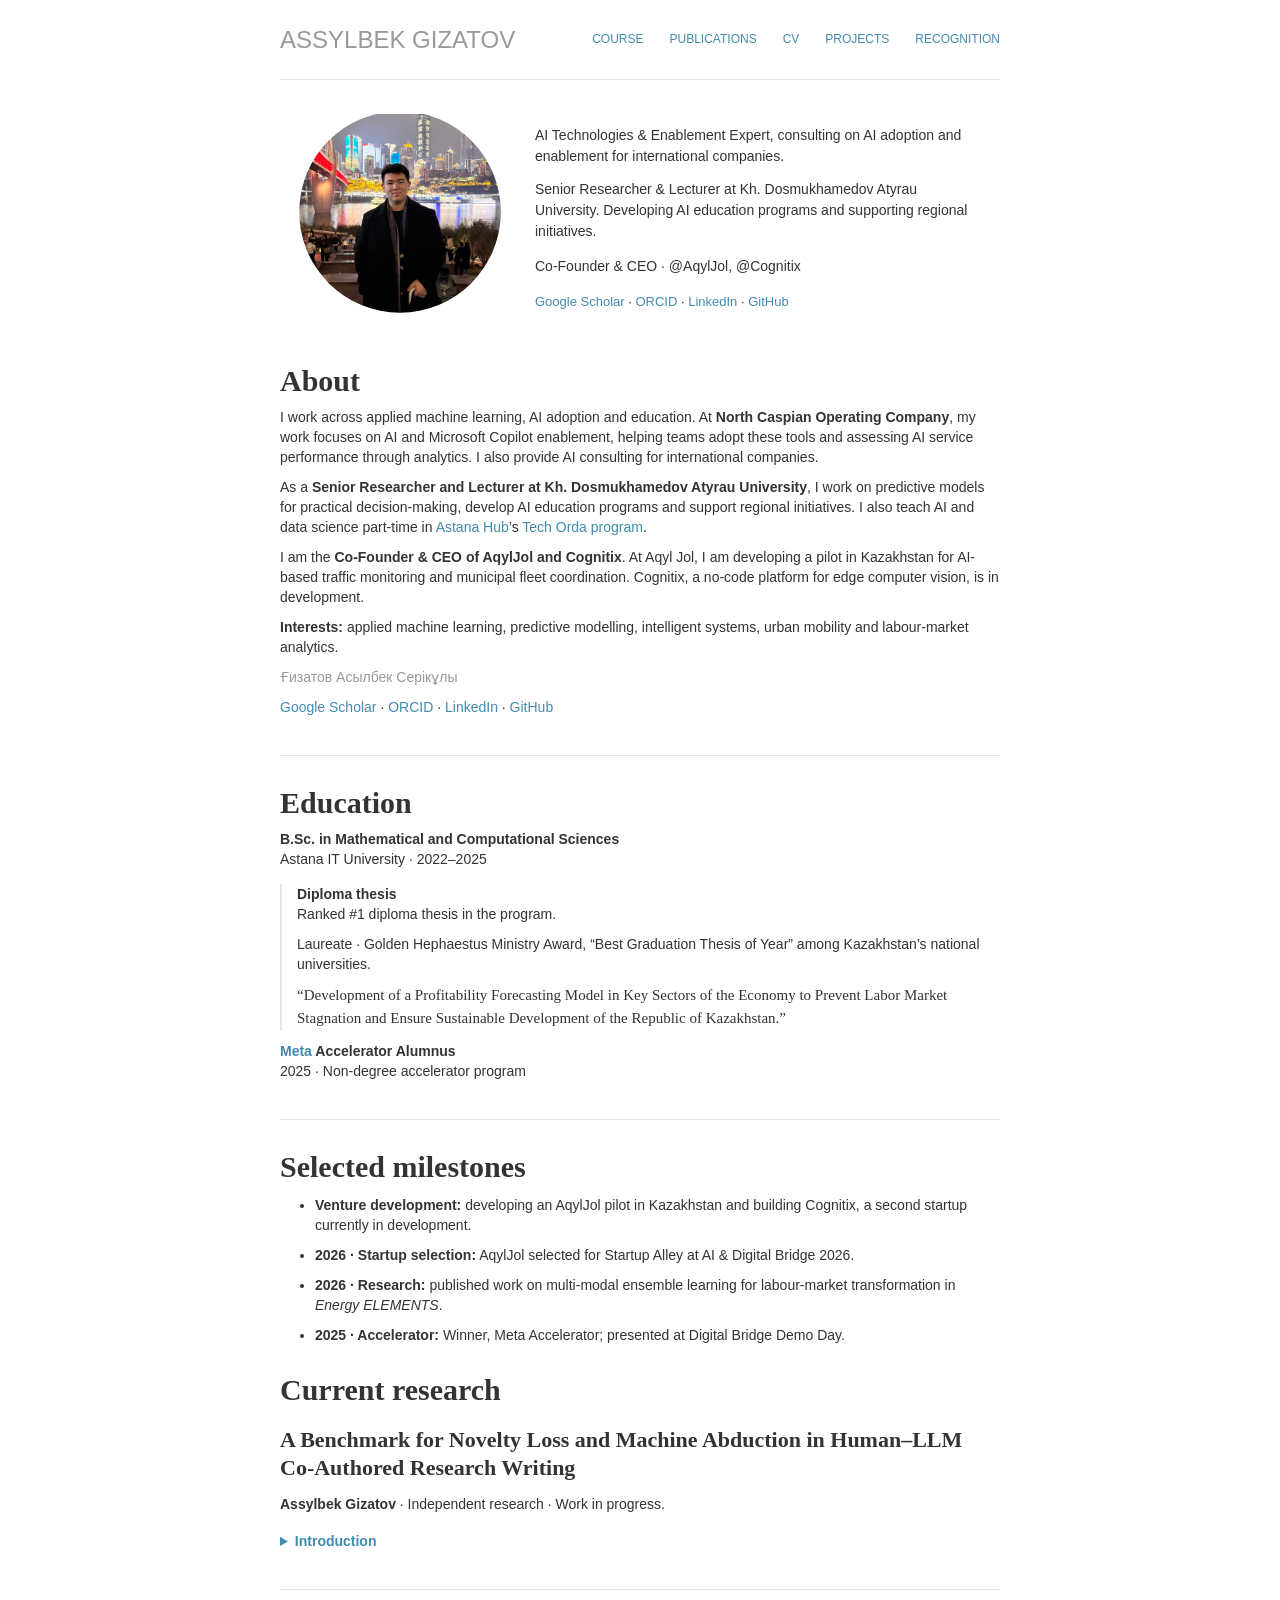
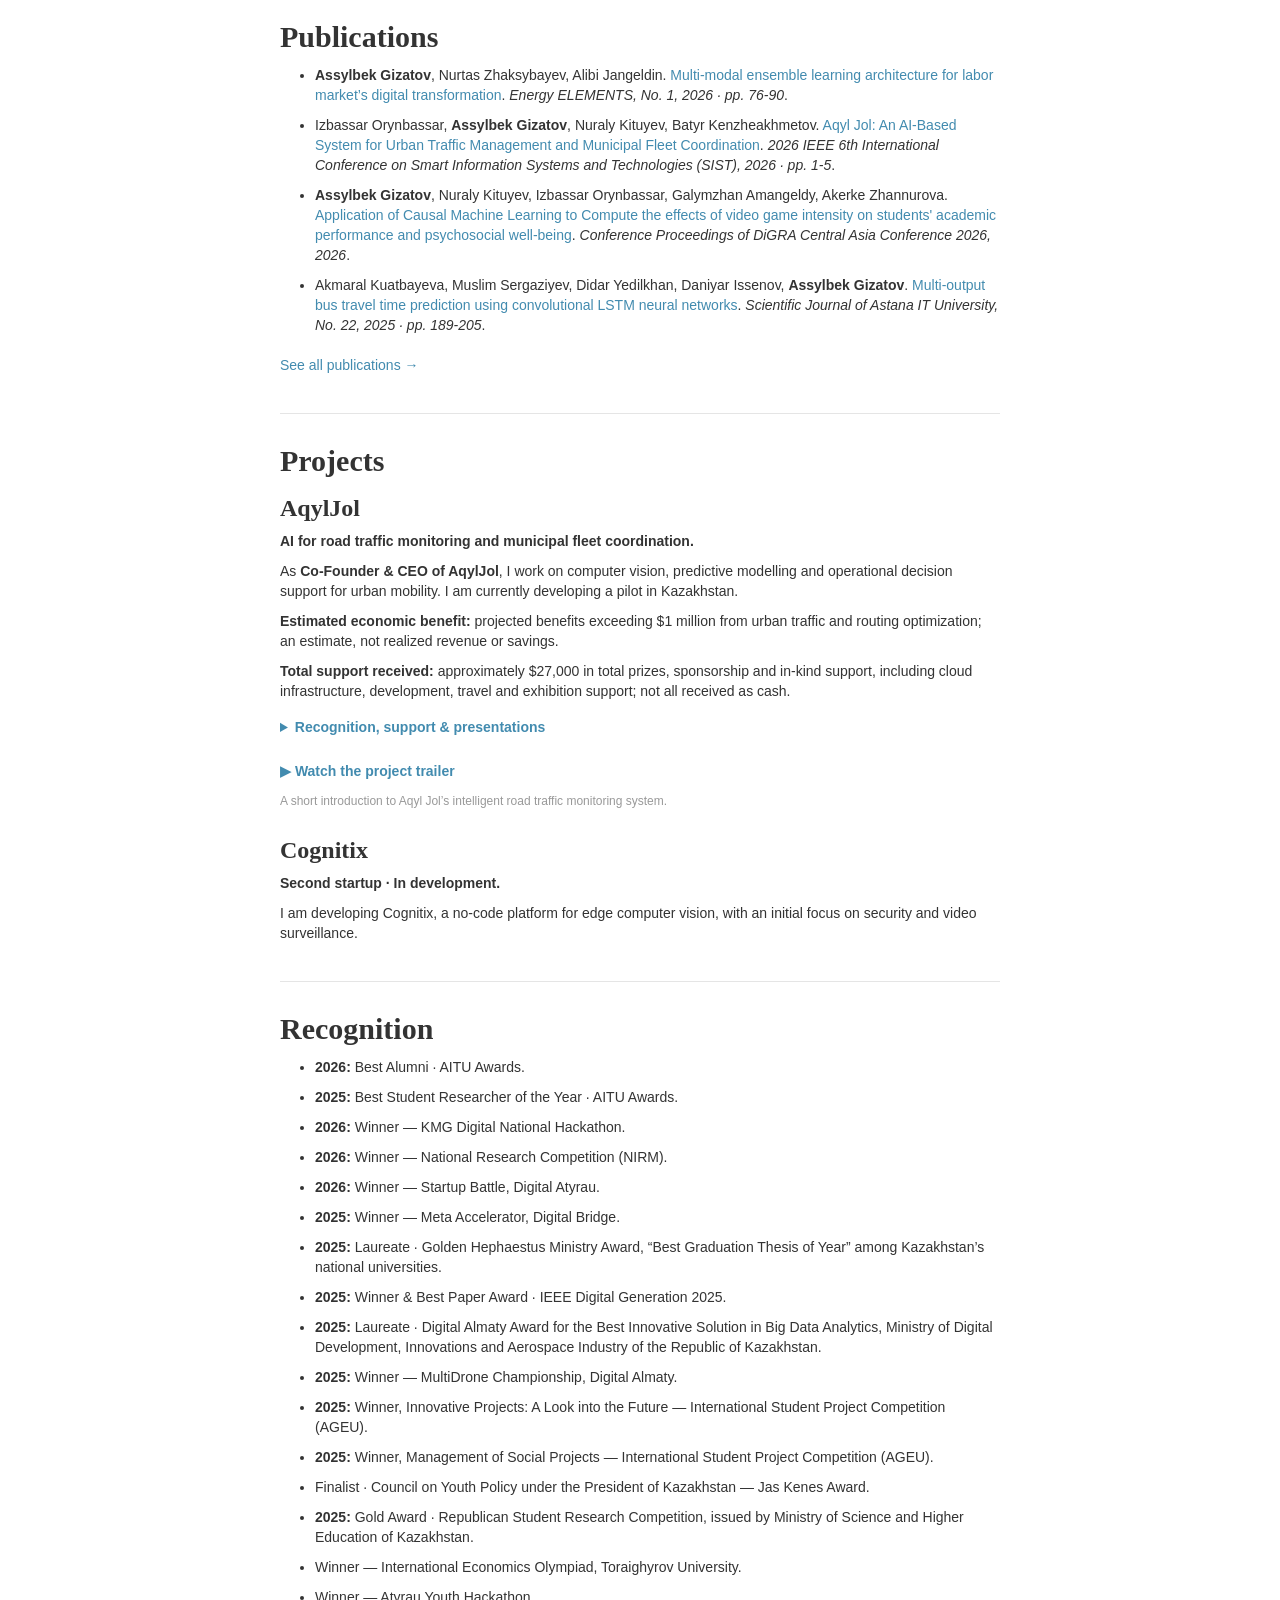
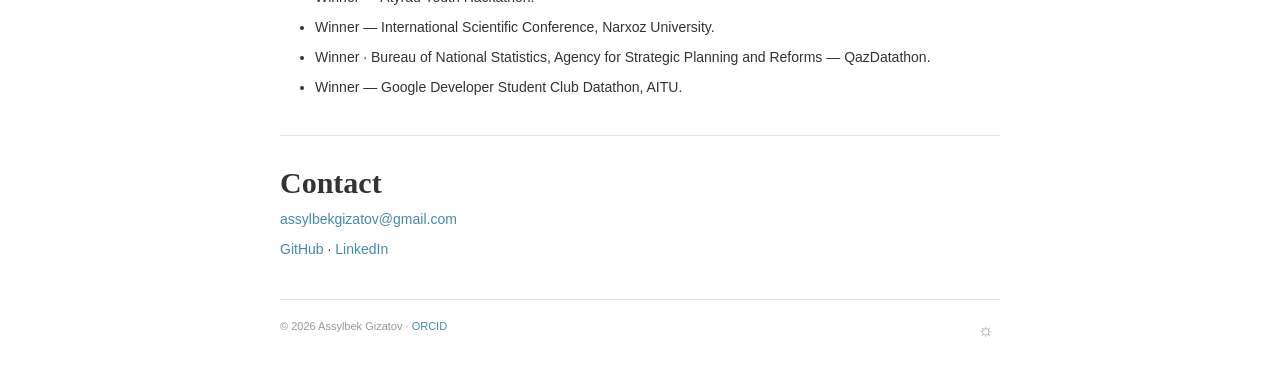
<file: index.html>
<!doctype html><html lang="en"><head><meta charset="utf-8"><meta name="viewport" content="width=device-width,initial-scale=1"><meta name="description" content="Assylbek Gizatov: researcher and AI &amp; Copilot expert. Applied machine learning, AI enablement and publications."><title>About - Assylbek Gizatov</title><link rel="stylesheet" href="/style.css?v=portrait-16"><script src="/app.js?v=aaron-3" defer></script></head><body><a class="skip" href="#content">Skip to content</a><div class="container"><header class="header"><a class="name" href="/">Assylbek Gizatov</a><nav aria-label="Main navigation"><a href="/course/">Course</a><a href="/publications.html">Publications</a><a href="/assets/Assylbek-Gizatov-CV.pdf" type="application/pdf">CV</a><a href="/#projects">Projects</a><a href="/#recognition">Recognition</a></nav></header><main id="content"><section class="intro" aria-label="Profile introduction"><div class="avatar avatar-frame"><img src="/assets/profile-chongqing.jpeg?v=20261026-15" alt="Assylbek Gizatov" width="1152" height="1536"></div><div class="profile-summary"><div class="role-list"><p class="role-line">AI Technologies &amp; Enablement Expert, consulting on AI adoption and enablement for international companies.</p><p class="role-line">Senior Researcher &amp; Lecturer at Kh. Dosmukhamedov Atyrau University. Developing AI education programs and supporting regional initiatives.</p></div><p class="founder-line">Co-Founder &amp; CEO · @AqylJol, @Cognitix</p><p class="profile-links"><a href="https://scholar.google.com/citations?hl=en&amp;user=umg0K9MAAAAJ">Google Scholar</a> · <a href="https://orcid.org/0009-0009-2557-0767">ORCID</a> · <a href="https://www.linkedin.com/in/assylbek-gizatov/">LinkedIn</a> · <a href="https://github.com/AssylbekGizatov">GitHub</a></p></div></section><div class="about"><h2>About</h2><p>I work across applied machine learning, AI adoption and education. At <strong>North Caspian Operating Company</strong>, my work focuses on AI and Microsoft Copilot enablement, helping teams adopt these tools and assessing AI service performance through analytics. I also provide AI consulting for international companies.</p><p>As a <strong>Senior Researcher and Lecturer at Kh. Dosmukhamedov Atyrau University</strong>, I work on predictive models for practical decision-making, develop AI education programs and support regional initiatives. I also teach AI and data science part-time in <a href="https://astanahub.com/">Astana Hub</a>’s <a href="https://astanahub.com/en/techorda/">Tech Orda program</a>.</p><p>I am the <strong>Co-Founder &amp; CEO of AqylJol and Cognitix</strong>. At Aqyl Jol, I am developing a pilot in Kazakhstan for AI-based traffic monitoring and municipal fleet coordination. Cognitix, a no-code platform for edge computer vision, is in development.</p><p><strong>Interests:</strong> applied machine learning, predictive modelling, intelligent systems, urban mobility and labour-market analytics.</p><p class="native-name" lang="kk">Ғизатов Асылбек Серікұлы</p><p><a href="https://scholar.google.com/citations?hl=en&amp;user=umg0K9MAAAAJ">Google Scholar</a> · <a href="https://orcid.org/0009-0009-2557-0767">ORCID</a> · <a href="https://www.linkedin.com/in/assylbek-gizatov/">LinkedIn</a> · <a href="https://github.com/AssylbekGizatov">GitHub</a></p><h2 id="education">Education</h2><p><strong>B.Sc. in Mathematical and Computational Sciences</strong><br>Astana IT University · 2022–2025</p><div class="thesis"><p><strong>Diploma thesis</strong><br>Ranked #1 diploma thesis in the program.</p><p>Laureate · Golden Hephaestus Ministry Award, “Best Graduation Thesis of Year” among Kazakhstan’s national universities.</p><p class="thesis-title">“Development of a Profitability Forecasting Model in Key Sectors of the Economy to Prevent Labor Market Stagnation and Ensure Sustainable Development of the Republic of Kazakhstan.”</p></div><p><strong><a href="https://www.meta.com/about/">Meta</a> Accelerator Alumnus</strong><br>2025 · Non-degree accelerator program</p><h2>Selected milestones</h2><ul class="milestones"><li><strong>Venture development:</strong> developing an AqylJol pilot in Kazakhstan and building Cognitix, a second startup currently in development.</li><li><strong>2026 · Startup selection:</strong> AqylJol selected for Startup Alley at AI &amp; Digital Bridge 2026.</li><li><strong>2026 · Research:</strong> published work on multi-modal ensemble learning for labour-market transformation in <em>Energy ELEMENTS</em>.</li><li><strong>2025 · Accelerator:</strong> Winner, Meta Accelerator; presented at Digital Bridge Demo Day.</li></ul><section class="work-in-progress" aria-labelledby="current-research"><h2 id="current-research">Current research</h2><h3>A Benchmark for Novelty Loss and Machine Abduction in Human–LLM Co-Authored Research Writing</h3><p><strong>Assylbek Gizatov</strong> · Independent research · Work in progress.</p><details class="paper-introduction"><summary>Introduction</summary><p>In a letter to Maurice Solovine, Albert Einstein conceptualized scientific discovery as a cyclical process: an intuitive movement from sensory experience to axioms, followed by logical deduction. In the current technological era, <strong>generative AI - and Large Language Models (LLMs) in particular,</strong> has mastered <strong>induction,</strong> statistical pattern recognition over large volumes of data, and is now progressing toward <strong>deduction,</strong> the form of reasoning responsible for constructing formal proofs. Yet it still lacks the mechanism of <strong>abduction:</strong> the very root of novel explanatory hypotheses.</p></details></section><h2>Publications</h2><ul class="publication-list"><li><strong>Assylbek Gizatov</strong>, Nurtas Zhaksybayev, Alibi Jangeldin. <a href="https://doi.org/10.68458/ee.2026.1.6">Multi-modal ensemble learning architecture for labor market’s digital transformation</a>. <em>Energy ELEMENTS, No. 1, 2026 · pp. 76-90</em>.</li><li>Izbassar Orynbassar, <strong>Assylbek Gizatov</strong>, Nuraly Kituyev, Batyr Kenzheakhmetov. <a href="https://doi.org/10.1109/sist61674.2026.11595985">Aqyl Jol: An AI-Based System for Urban Traffic Management and Municipal Fleet Coordination</a>. <em>2026 IEEE 6th International Conference on Smart Information Systems and Technologies (SIST), 2026 · pp. 1-5</em>.</li><li><strong>Assylbek Gizatov</strong>, Nuraly Kituyev, Izbassar Orynbassar, Galymzhan Amangeldy, Akerke Zhannurova. <a href="https://doi.org/10.26503/dl.v2026i2.2780">Application of Causal Machine Learning to Compute the effects of video game intensity on students&#x27; academic performance and psychosocial well-being</a>. <em>Conference Proceedings of DiGRA Central Asia Conference 2026, 2026</em>.</li><li>Akmaral Kuatbayeva, Muslim Sergaziyev, Didar Yedilkhan, Daniyar Issenov, <strong>Assylbek Gizatov</strong>. <a href="https://doi.org/10.37943/22jalw4601">Multi-output bus travel time prediction using convolutional LSTM neural networks</a>. <em>Scientific Journal of Astana IT University, No. 22, 2025 · pp. 189-205</em>.</li></ul><p><a href="/publications.html">See all publications →</a></p><h2 id="projects">Projects</h2><section class="project-feature" aria-labelledby="aqyl-jol"><h3 id="aqyl-jol">AqylJol</h3><p><strong>AI for road traffic monitoring and municipal fleet coordination.</strong></p><p>As <strong>Co-Founder &amp; CEO of AqylJol</strong>, I work on computer vision, predictive modelling and operational decision support for urban mobility. I am currently developing a pilot in Kazakhstan.</p><p><strong>Estimated economic benefit:</strong> projected benefits exceeding $1 million from urban traffic and routing optimization; an estimate, not realized revenue or savings.</p><p><strong>Total support received:</strong> approximately $27,000 in total prizes, sponsorship and in-kind support, including cloud infrastructure, development, travel and exhibition support; not all received as cash.</p><details class="paper-introduction"><summary>Recognition, support &amp; presentations</summary><ul><li><strong>Meta Accelerator Program 2025:</strong> Winner, ranked #1 among 1,000+ participants.</li><li><strong>Startup Battle, Digital Atyrau 2026:</strong> Second-place prize at the international forum.</li><li><strong>AWS resources:</strong> $7,000 in cloud credits and infrastructure for AI model development, testing and deployment, included in the approximately $27,000 total.</li><li><strong>Research:</strong> the project’s scientific novelty and AI methodology are described in <a href="https://doi.org/10.1109/sist61674.2026.11595985">Aqyl Jol: An AI-Based System for Urban Traffic Management and Municipal Fleet Coordination</a>, published at IEEE SIST 2026.</li><li><strong>MLA Demo Day:</strong> presented the solution at AI &amp; Digital Bridge 2025 to representatives from Meta, AWS and government organizations.</li><li><strong>Startup Alley, AI &amp; Digital Bridge 2026:</strong> selected by Kazakhstan’s Ministry of Science and Higher Education to showcase the project, with fully sponsored exhibition and participation support.</li></ul></details><p><a class="trailer-link" href="https://youtu.be/LSZjE1ArafY">▶ Watch the project trailer</a></p><p class="project-caption">A short introduction to Aqyl Jol’s intelligent road traffic monitoring system.</p></section><section class="project-feature" aria-labelledby="cognitix"><h3 id="cognitix">Cognitix</h3><p><strong>Second startup · In development.</strong></p><p>I am developing Cognitix, a no-code platform for edge computer vision, with an initial focus on security and video surveillance.</p></section><h2 id="recognition">Recognition</h2><ul><li><strong>2026:</strong> Best Alumni · AITU Awards.</li><li><strong>2025:</strong> Best Student Researcher of the Year · AITU Awards.</li><li><strong>2026:</strong> Winner — KMG Digital National Hackathon.</li><li><strong>2026:</strong> Winner — National Research Competition (NIRM).</li><li><strong>2026:</strong> Winner — Startup Battle, Digital Atyrau.</li><li><strong>2025:</strong> Winner — Meta Accelerator, Digital Bridge.</li><li><strong>2025:</strong> Laureate · Golden Hephaestus Ministry Award, “Best Graduation Thesis of Year” among Kazakhstan’s national universities.</li><li><strong>2025:</strong> Winner &amp; Best Paper Award · IEEE Digital Generation 2025.</li><li><strong>2025:</strong> Laureate · Digital Almaty Award for the Best Innovative Solution in Big Data Analytics, Ministry of Digital Development, Innovations and Aerospace Industry of the Republic of Kazakhstan.</li><li><strong>2025:</strong> Winner — MultiDrone Championship, Digital Almaty.</li><li><strong>2025:</strong> Winner, Innovative Projects: A Look into the Future — International Student Project Competition (AGEU).</li><li><strong>2025:</strong> Winner, Management of Social Projects — International Student Project Competition (AGEU).</li><li>Finalist · Council on Youth Policy under the President of Kazakhstan — Jas Kenes Award.</li><li><strong>2025:</strong> Gold Award · Republican Student Research Competition, issued by Ministry of Science and Higher Education of Kazakhstan.</li><li>Winner — International Economics Olympiad, Toraighyrov University.</li><li>Winner — Atyrau Youth Hackathon.</li><li>Winner — International Scientific Conference, Narxoz University.</li><li>Winner · Bureau of National Statistics, Agency for Strategic Planning and Reforms — QazDatathon.</li><li>Winner — Google Developer Student Club Datathon, AITU.</li></ul><h2>Contact</h2><p><a href="mailto:assylbekgizatov@gmail.com">assylbekgizatov@gmail.com</a></p><p><a href="https://github.com/AssylbekGizatov">GitHub</a> · <a href="https://www.linkedin.com/in/assylbek-gizatov/">LinkedIn</a></p></div></main><footer>© 2026 Assylbek Gizatov · <a href="https://orcid.org/0009-0009-2557-0767">ORCID</a><button id="theme-toggle" title="Toggle theme" aria-label="Switch to dark theme">☼</button></footer></div></body></html>
</file>
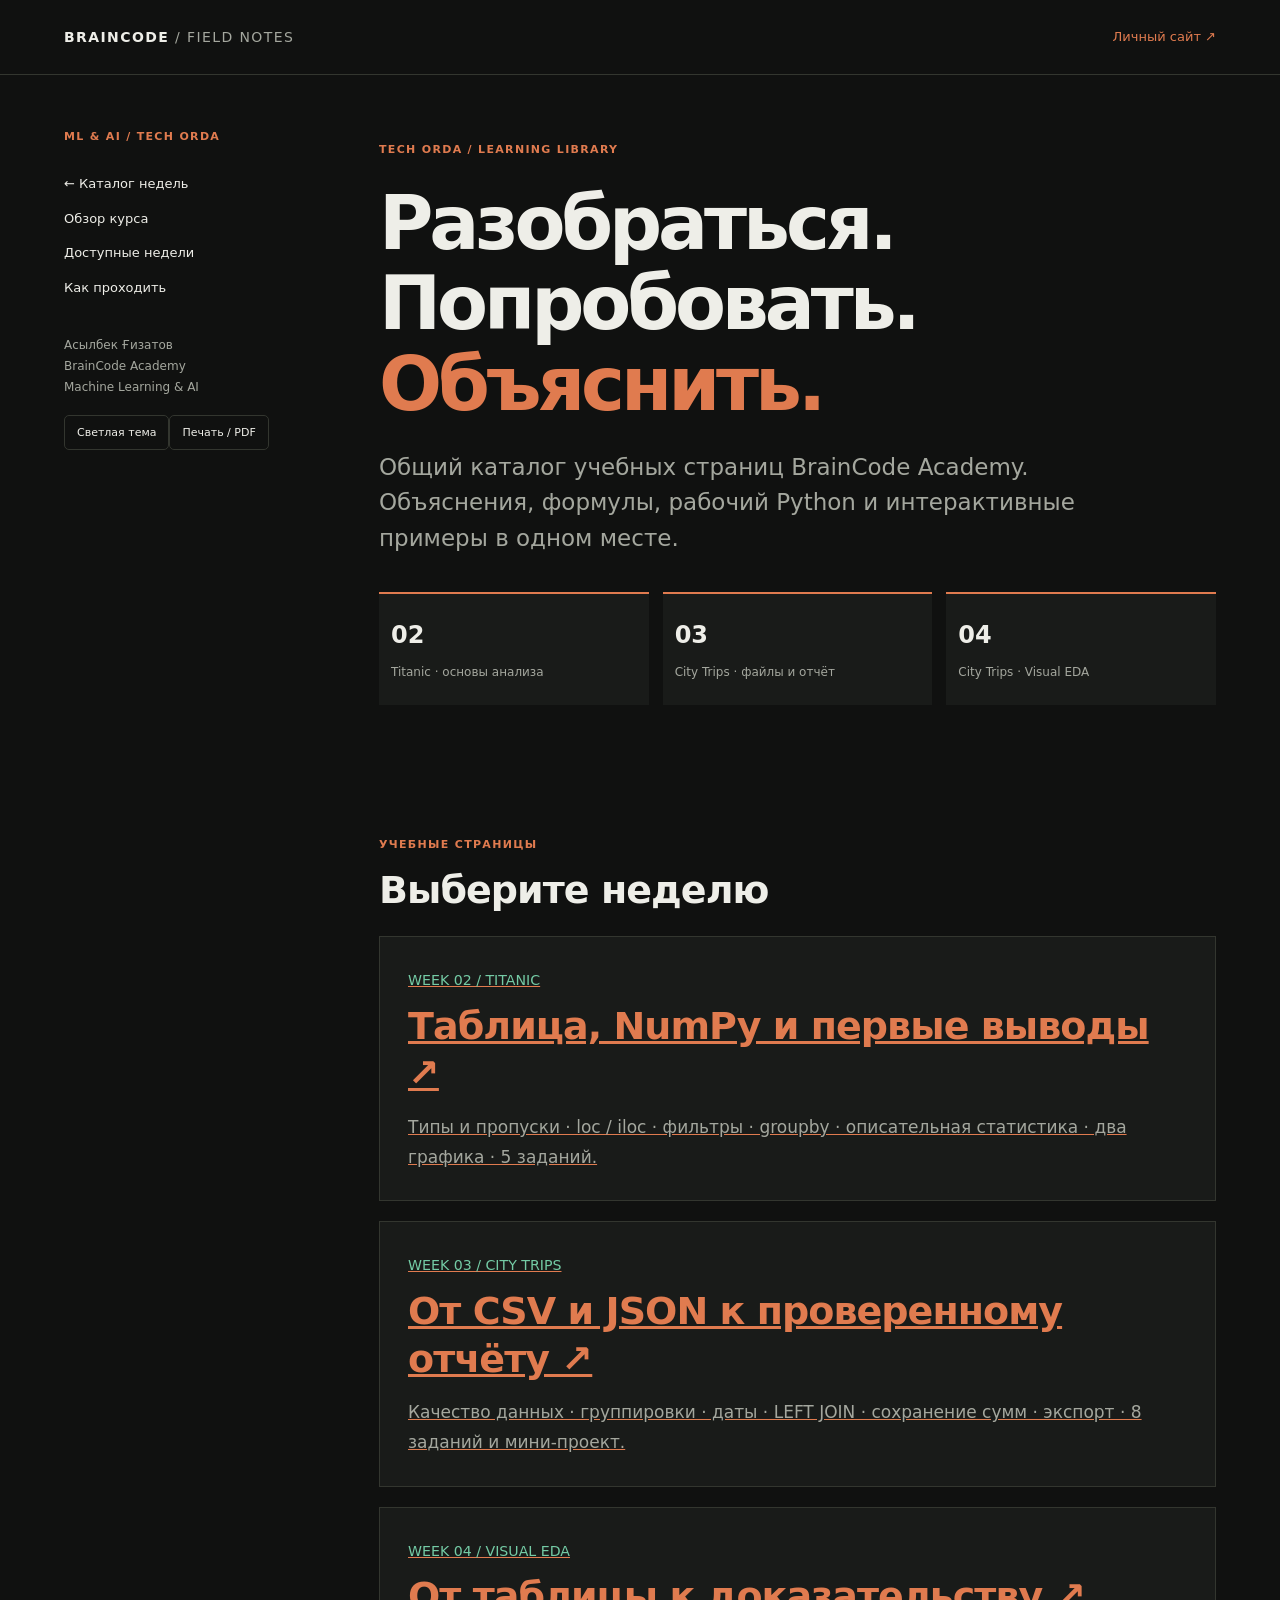
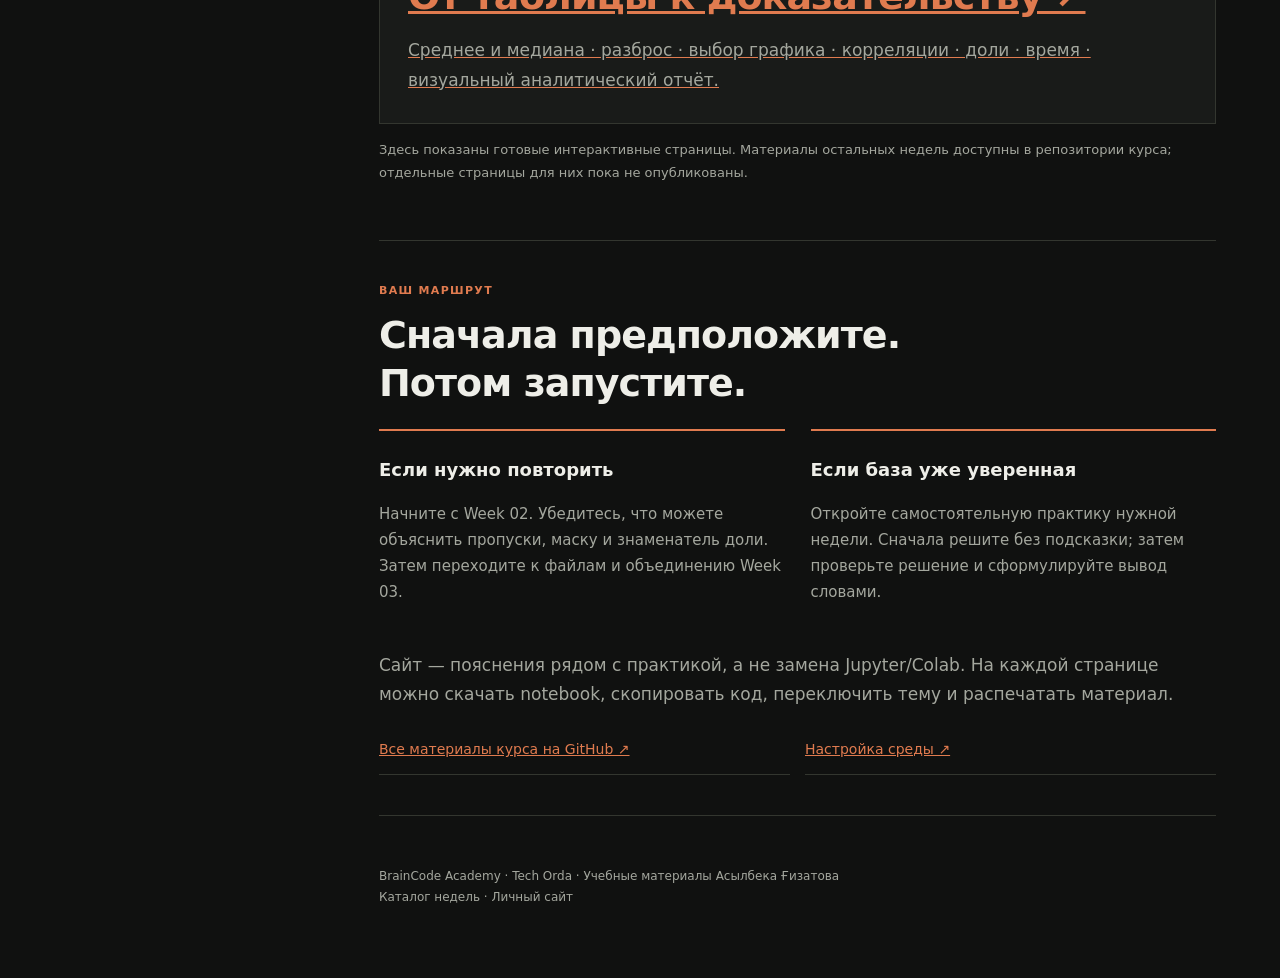
<file: course/index.html>
<!doctype html><html lang="ru"><head><meta charset="utf-8"><meta name="viewport" content="width=device-width,initial-scale=1"><meta name="theme-color" content="#101110"><meta name="description" content="Каталог недель · Machine Learning &amp; AI. BrainCode Academy, Tech Orda: объяснения, код, схемы, практика и самопроверка."><title>Каталог недель · Machine Learning & AI — BrainCode Academy</title><link rel="stylesheet" href="/course/style.css"></head><body><a class="skip" href="#top">К содержанию</a><div id="progress"></div><header><a href="/course/" class="brand">BRAINCODE<span> / FIELD NOTES</span></a><a class="download" href="/">Личный сайт ↗</a></header><div class="shell"><aside><small>ML & AI / TECH ORDA</small><nav aria-label="Содержание"><a href="/course/">← Каталог недель</a><a href="#top">Обзор курса</a><a href="#weeks">Доступные недели</a><a href="#route">Как проходить</a></nav><p>Асылбек Ғизатов<br>BrainCode Academy<br>Machine Learning & AI</p><button id="theme">Светлая тема</button><button onclick="window.print()">Печать / PDF</button></aside><main><div class="hero" id="top"><div class="eyebrow">TECH ORDA / LEARNING LIBRARY</div><h1>Разобраться.<br>Попробовать.<br><em>Объяснить.</em></h1><p class="lead">Общий каталог учебных страниц BrainCode Academy. Объяснения, формулы, рабочий Python и интерактивные примеры в одном месте.</p><div class="flow"><div><strong>02</strong><span>Titanic · основы анализа</span></div><div><strong>03</strong><span>City Trips · файлы и отчёт</span></div><div><strong>04</strong><span>City Trips · Visual EDA</span></div></div></div><section id="weeks"><div class="eyebrow">УЧЕБНЫЕ СТРАНИЦЫ</div><h2>Выберите неделю</h2><div class="cards"><a class="week-card" href="/week02/"><small>WEEK 02 / TITANIC</small><h2>Таблица, NumPy и первые выводы ↗</h2><p>Типы и пропуски · loc / iloc · фильтры · groupby · описательная статистика · два графика · 5 заданий.</p></a><a class="week-card" href="/week03/"><small>WEEK 03 / CITY TRIPS</small><h2>От CSV и JSON к проверенному отчёту ↗</h2><p>Качество данных · группировки · даты · LEFT JOIN · сохранение сумм · экспорт · 8 заданий и мини-проект.</p></a><a class="week-card" href="/week04/"><small>WEEK 04 / VISUAL EDA</small><h2>От таблицы к доказательству ↗</h2><p>Среднее и медиана · разброс · выбор графика · корреляции · доли · время · визуальный аналитический отчёт.</p></a></div><p class="muted">Здесь показаны готовые интерактивные страницы. Материалы остальных недель доступны в репозитории курса; отдельные страницы для них пока не опубликованы.</p></section><section id="route"><div class="eyebrow">ВАШ МАРШРУТ</div><h2>Сначала предположите.<br>Потом запустите.</h2><div class="two"><div><h3>Если нужно повторить</h3><p>Начните с Week 02. Убедитесь, что можете объяснить пропуски, маску и знаменатель доли. Затем переходите к файлам и объединению Week 03.</p></div><div><h3>Если база уже уверенная</h3><p>Откройте самостоятельную практику нужной недели. Сначала решите без подсказки; затем проверьте решение и сформулируйте вывод словами.</p></div></div><p>Сайт — пояснения рядом с практикой, а не замена Jupyter/Colab. На каждой странице можно скачать notebook, скопировать код, переключить тему и распечатать материал.</p><div class="links"><a href="https://github.com/AssylbekGizatov/tech-orda-course-by-assylbek-additional-materials">Все материалы курса на GitHub ↗</a><a href="https://github.com/AssylbekGizatov/tech-orda-course-by-assylbek-additional-materials/blob/main/SETUP.md">Настройка среды ↗</a></div></section><footer>BrainCode Academy · Tech Orda · Учебные материалы Асылбека Ғизатова<br><a href="/course/">Каталог недель</a> · <a href="/">Личный сайт</a></footer></main></div><script src="/course/app.js"></script></body></html>
</file>
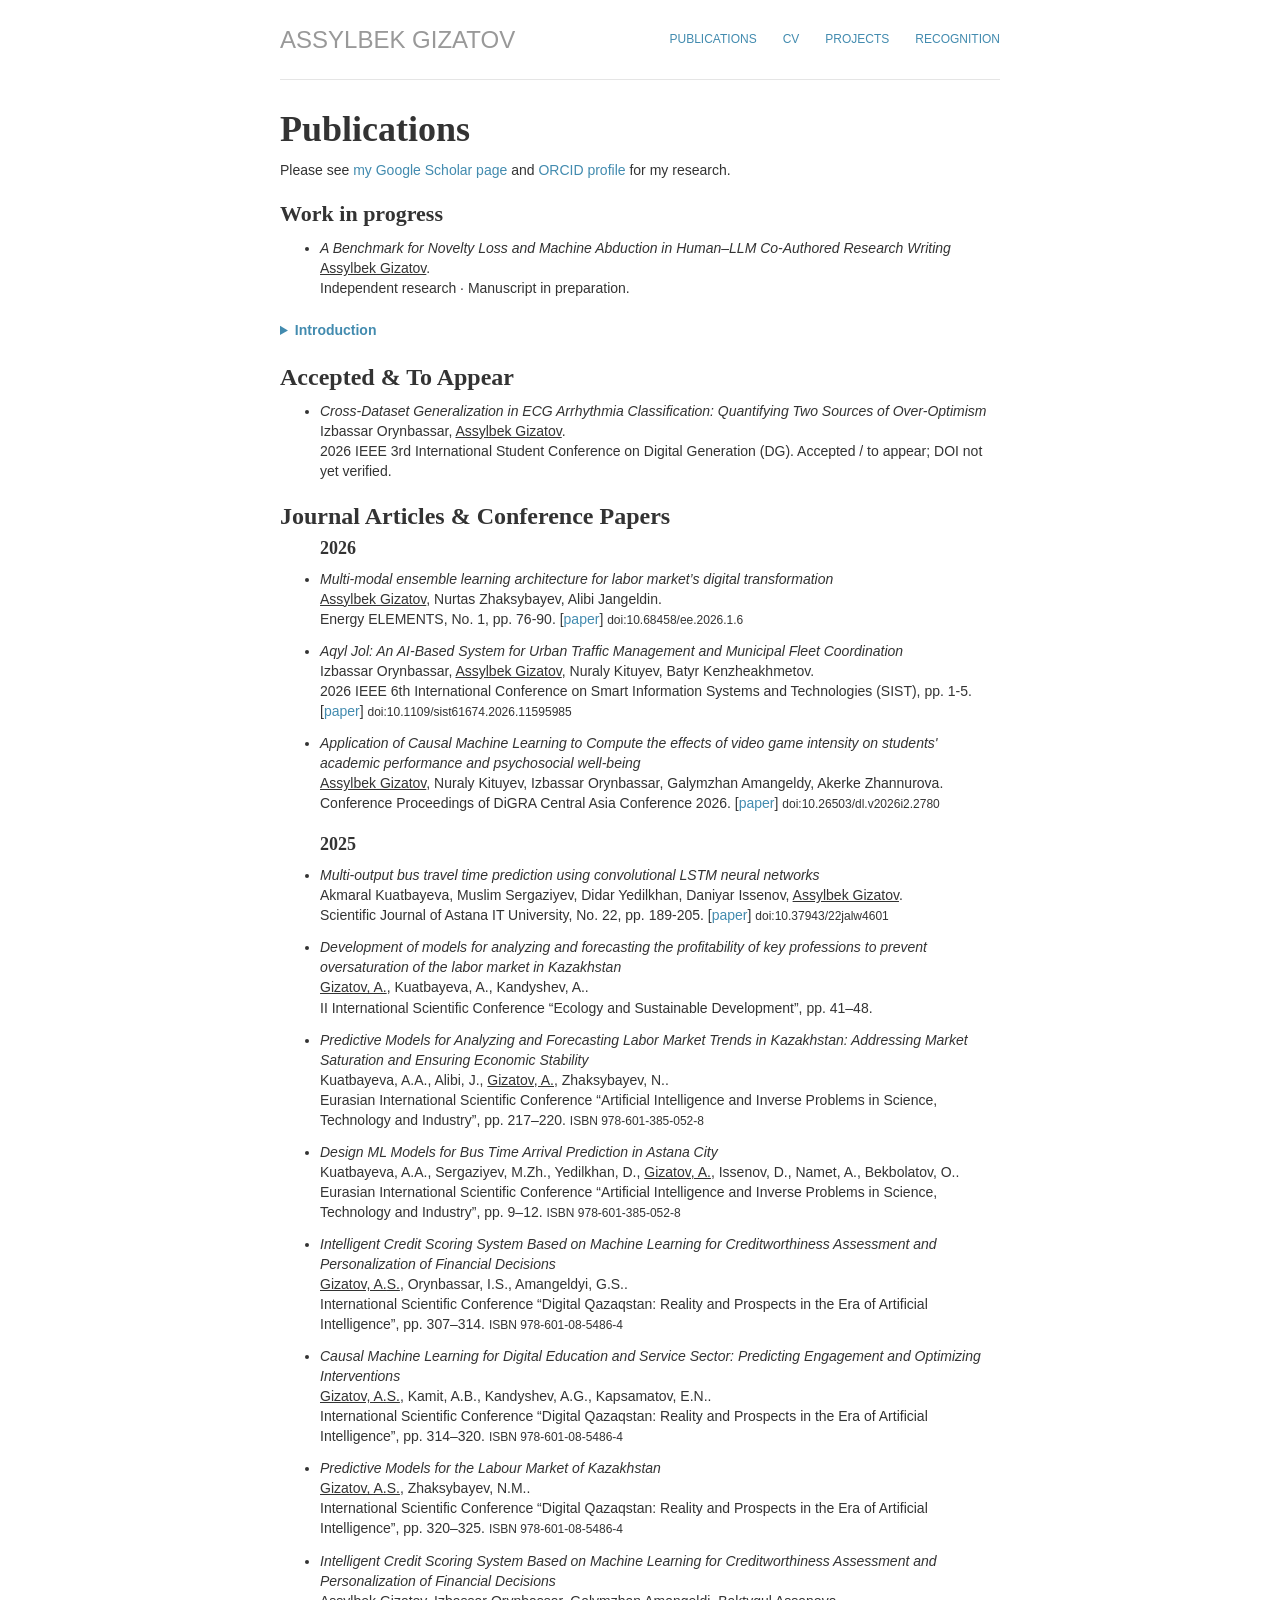
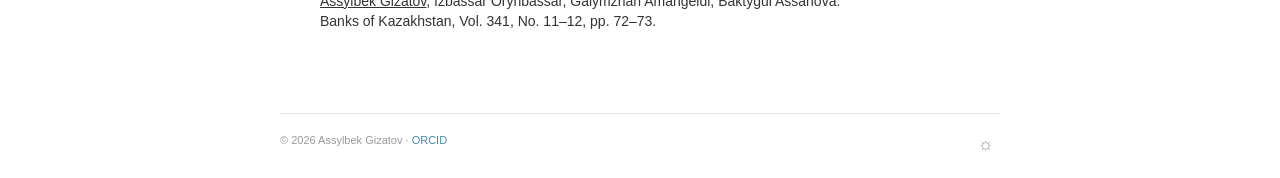
<file: publications/index.html>
<!doctype html><html lang="en"><head><meta charset="utf-8"><meta name="viewport" content="width=device-width,initial-scale=1"><meta name="description" content="Assylbek Gizatov: researcher and AI &amp; Copilot expert. Applied machine learning, AI enablement and publications."><title>Publications - Assylbek Gizatov</title><link rel="stylesheet" href="/style.css?v=profile-5"><script src="/app.js?v=aaron-3" defer></script></head><body><a class="skip" href="#content">Skip to content</a><div class="container"><header class="header"><a class="name" href="/">Assylbek Gizatov</a><nav aria-label="Main navigation"><a href="/publications.html">Publications</a><a href="/assets/Assylbek-Gizatov-CV.pdf" type="application/pdf">CV</a><a href="/#projects">Projects</a><a href="/#recognition">Recognition</a></nav></header><main id="content" class="publications"><h1>Publications</h1><p>Please see <a href="https://scholar.google.com/citations?hl=en&amp;user=umg0K9MAAAAJ">my Google Scholar page</a> and <a href="https://orcid.org/0009-0009-2557-0767">ORCID profile</a> for my research.</p><section class="work-in-progress" aria-labelledby="work-in-progress"><h3 id="work-in-progress">Work in progress</h3><ul class="papers"><li><em>A Benchmark for Novelty Loss and Machine Abduction in Human–LLM Co-Authored Research Writing</em><br><u>Assylbek Gizatov</u>.<br>Independent research · Manuscript in preparation.</li></ul><details class="paper-introduction"><summary>Introduction</summary><p>In a letter to Maurice Solovine, Albert Einstein conceptualized scientific discovery as a cyclical process: an intuitive movement from sensory experience to axioms, followed by logical deduction. In the current technological era, <strong>generative AI - and Large Language Models (LLMs) in particular,</strong> has mastered <strong>induction,</strong> statistical pattern recognition over large volumes of data, and is now progressing toward <strong>deduction,</strong> the form of reasoning responsible for constructing formal proofs. Yet it still lacks the mechanism of <strong>abduction:</strong> the very root of novel explanatory hypotheses.</p></details></section><h3>Accepted &amp; To Appear</h3><ul class="papers"><li><em>Cross-Dataset Generalization in ECG Arrhythmia Classification: Quantifying Two Sources of Over-Optimism</em><br>Izbassar Orynbassar, <u>Assylbek Gizatov</u>.<br>2026 IEEE 3rd International Student Conference on Digital Generation (DG). Accepted / to appear; DOI not yet verified.</li></ul><h3>Journal Articles &amp; Conference Papers</h3><h4 class="year">2026</h4><ul class="papers"><li><em>Multi-modal ensemble learning architecture for labor market’s digital transformation</em><br><u>Assylbek Gizatov</u>, Nurtas Zhaksybayev, Alibi Jangeldin.<br>Energy ELEMENTS, No. 1, pp. 76-90. [<a href="https://doi.org/10.68458/ee.2026.1.6">paper</a>] <span class="doi">doi:10.68458/ee.2026.1.6</span></li><li><em>Aqyl Jol: An AI-Based System for Urban Traffic Management and Municipal Fleet Coordination</em><br>Izbassar Orynbassar, <u>Assylbek Gizatov</u>, Nuraly Kituyev, Batyr Kenzheakhmetov.<br>2026 IEEE 6th International Conference on Smart Information Systems and Technologies (SIST), pp. 1-5. [<a href="https://doi.org/10.1109/sist61674.2026.11595985">paper</a>] <span class="doi">doi:10.1109/sist61674.2026.11595985</span></li><li><em>Application of Causal Machine Learning to Compute the effects of video game intensity on students&#x27; academic performance and psychosocial well-being</em><br><u>Assylbek Gizatov</u>, Nuraly Kituyev, Izbassar Orynbassar, Galymzhan Amangeldy, Akerke Zhannurova.<br>Conference Proceedings of DiGRA Central Asia Conference 2026. [<a href="https://doi.org/10.26503/dl.v2026i2.2780">paper</a>] <span class="doi">doi:10.26503/dl.v2026i2.2780</span></li></ul><h4 class="year">2025</h4><ul class="papers"><li><em>Multi-output bus travel time prediction using convolutional LSTM neural networks</em><br>Akmaral Kuatbayeva, Muslim Sergaziyev, Didar Yedilkhan, Daniyar Issenov, <u>Assylbek Gizatov</u>.<br>Scientific Journal of Astana IT University, No. 22, pp. 189-205. [<a href="https://doi.org/10.37943/22jalw4601">paper</a>] <span class="doi">doi:10.37943/22jalw4601</span></li><li><em>Development of models for analyzing and forecasting the profitability of key professions to prevent oversaturation of the labor market in Kazakhstan</em><br><u>Gizatov, A.</u>, Kuatbayeva, A., Kandyshev, A..<br>II International Scientific Conference “Ecology and Sustainable Development”, pp. 41–48.</li><li><em>Predictive Models for Analyzing and Forecasting Labor Market Trends in Kazakhstan: Addressing Market Saturation and Ensuring Economic Stability</em><br>Kuatbayeva, A.A., Alibi, J., <u>Gizatov, A.</u>, Zhaksybayev, N..<br>Eurasian International Scientific Conference “Artificial Intelligence and Inverse Problems in Science, Technology and Industry”, pp. 217–220. <span class="doi">ISBN 978-601-385-052-8</span></li><li><em>Design ML Models for Bus Time Arrival Prediction in Astana City</em><br>Kuatbayeva, A.A., Sergaziyev, M.Zh., Yedilkhan, D., <u>Gizatov, A.</u>, Issenov, D., Namet, A., Bekbolatov, O..<br>Eurasian International Scientific Conference “Artificial Intelligence and Inverse Problems in Science, Technology and Industry”, pp. 9–12. <span class="doi">ISBN 978-601-385-052-8</span></li><li><em>Intelligent Credit Scoring System Based on Machine Learning for Creditworthiness Assessment and Personalization of Financial Decisions</em><br><u><u>Gizatov, A.</u>S.</u>, Orynbassar, I.S., Amangeldyi, G.S..<br>International Scientific Conference “Digital Qazaqstan: Reality and Prospects in the Era of Artificial Intelligence”, pp. 307–314. <span class="doi">ISBN 978-601-08-5486-4</span></li><li><em>Causal Machine Learning for Digital Education and Service Sector: Predicting Engagement and Optimizing Interventions</em><br><u><u>Gizatov, A.</u>S.</u>, Kamit, A.B., Kandyshev, A.G., Kapsamatov, E.N..<br>International Scientific Conference “Digital Qazaqstan: Reality and Prospects in the Era of Artificial Intelligence”, pp. 314–320. <span class="doi">ISBN 978-601-08-5486-4</span></li><li><em>Predictive Models for the Labour Market of Kazakhstan</em><br><u><u>Gizatov, A.</u>S.</u>, Zhaksybayev, N.M..<br>International Scientific Conference “Digital Qazaqstan: Reality and Prospects in the Era of Artificial Intelligence”, pp. 320–325. <span class="doi">ISBN 978-601-08-5486-4</span></li><li><em>Intelligent Credit Scoring System Based on Machine Learning for Creditworthiness Assessment and Personalization of Financial Decisions</em><br><u>Assylbek Gizatov</u>, Izbassar Orynbassar, Galymzhan Amangeldi, Baktygul Assanova.<br>Banks of Kazakhstan, Vol. 341, No. 11–12, pp. 72–73.</li></ul></main><footer>© 2026 Assylbek Gizatov · <a href="https://orcid.org/0009-0009-2557-0767">ORCID</a><button id="theme-toggle" title="Toggle theme" aria-label="Switch to dark theme">☼</button></footer></div></body></html>
</file>
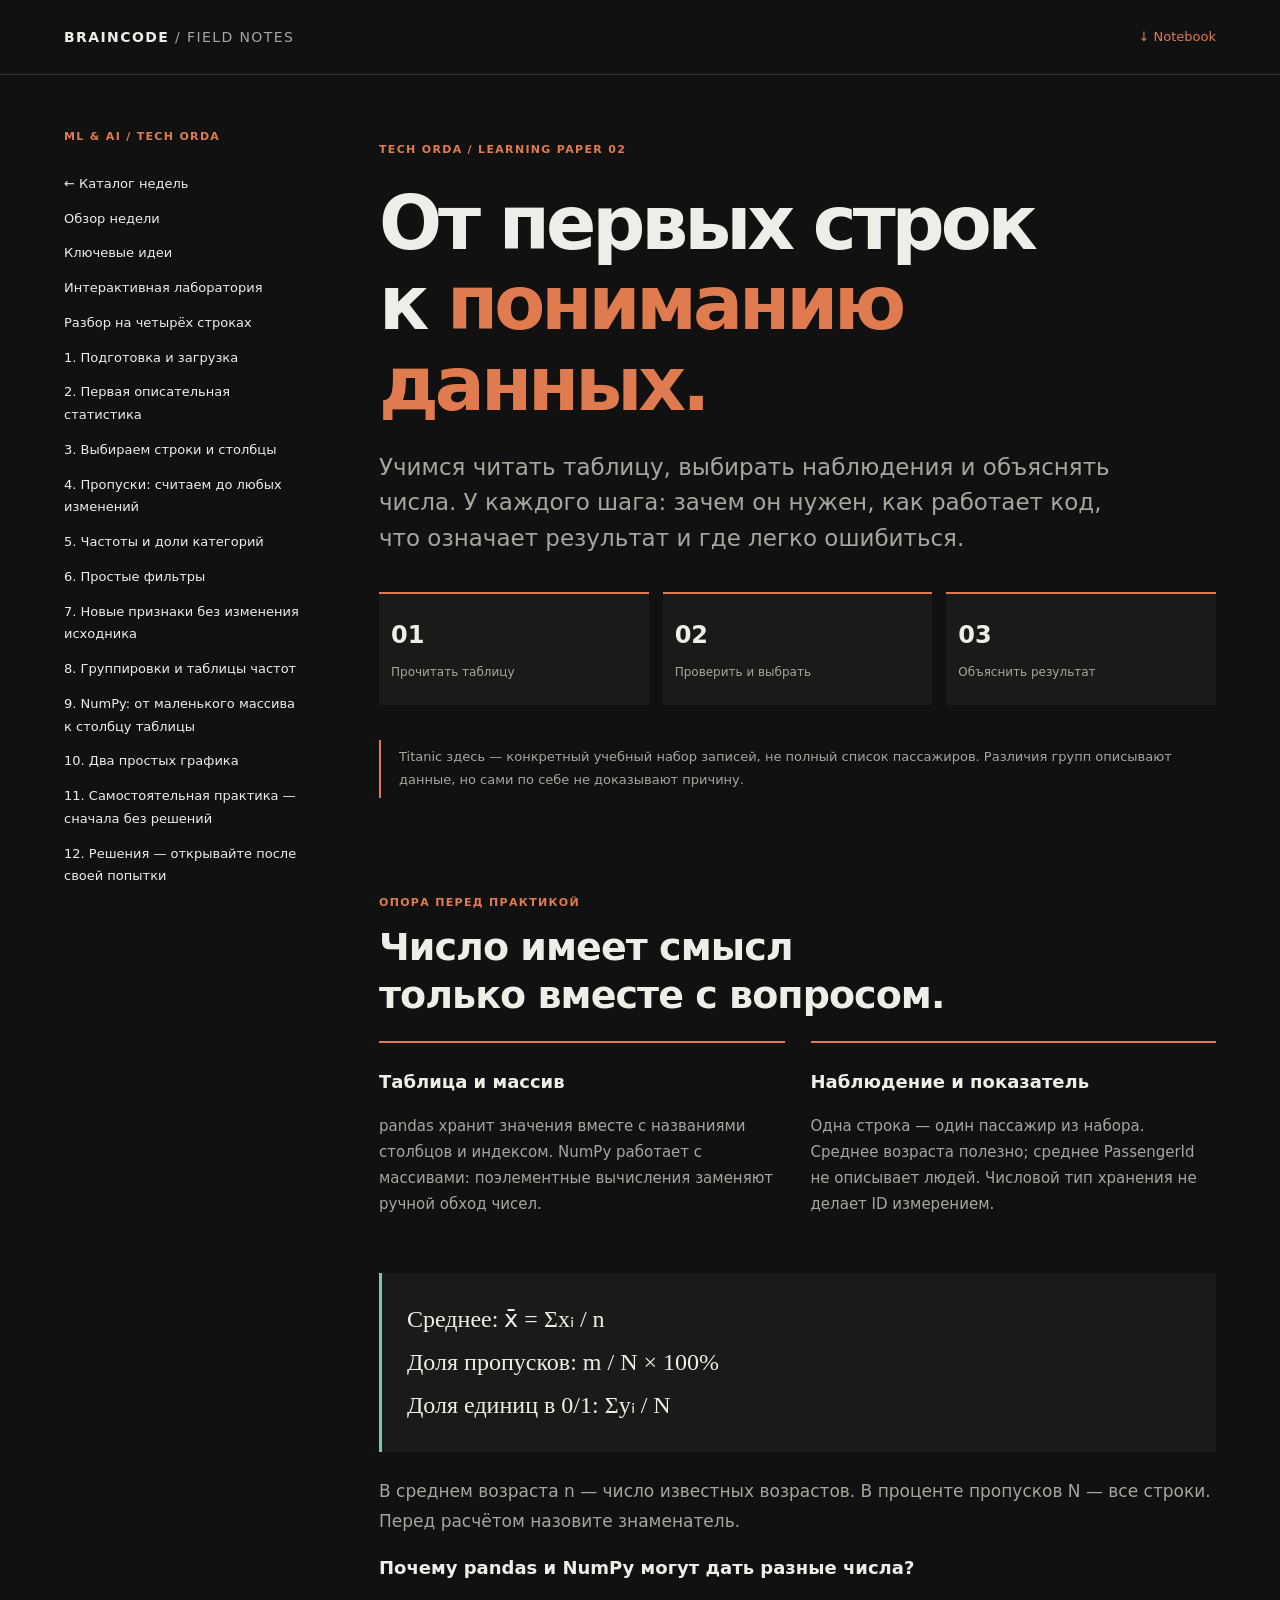
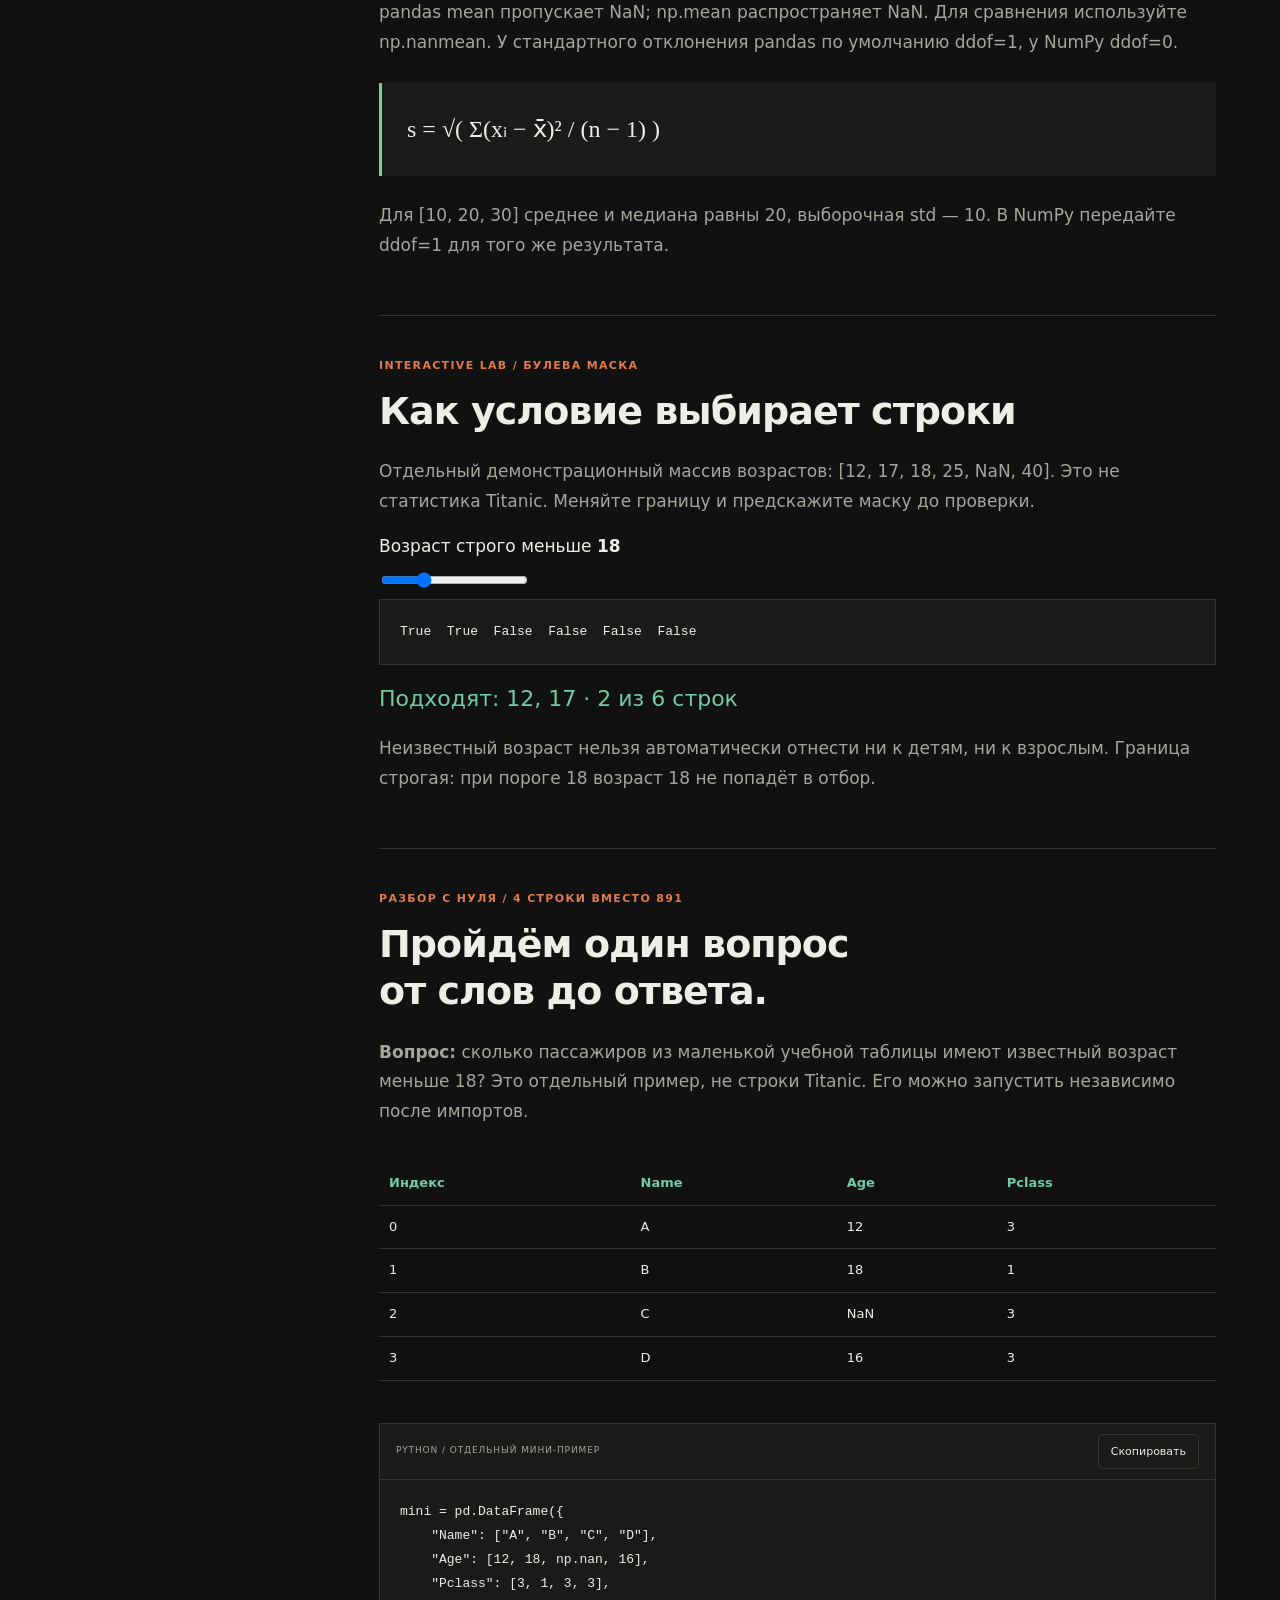
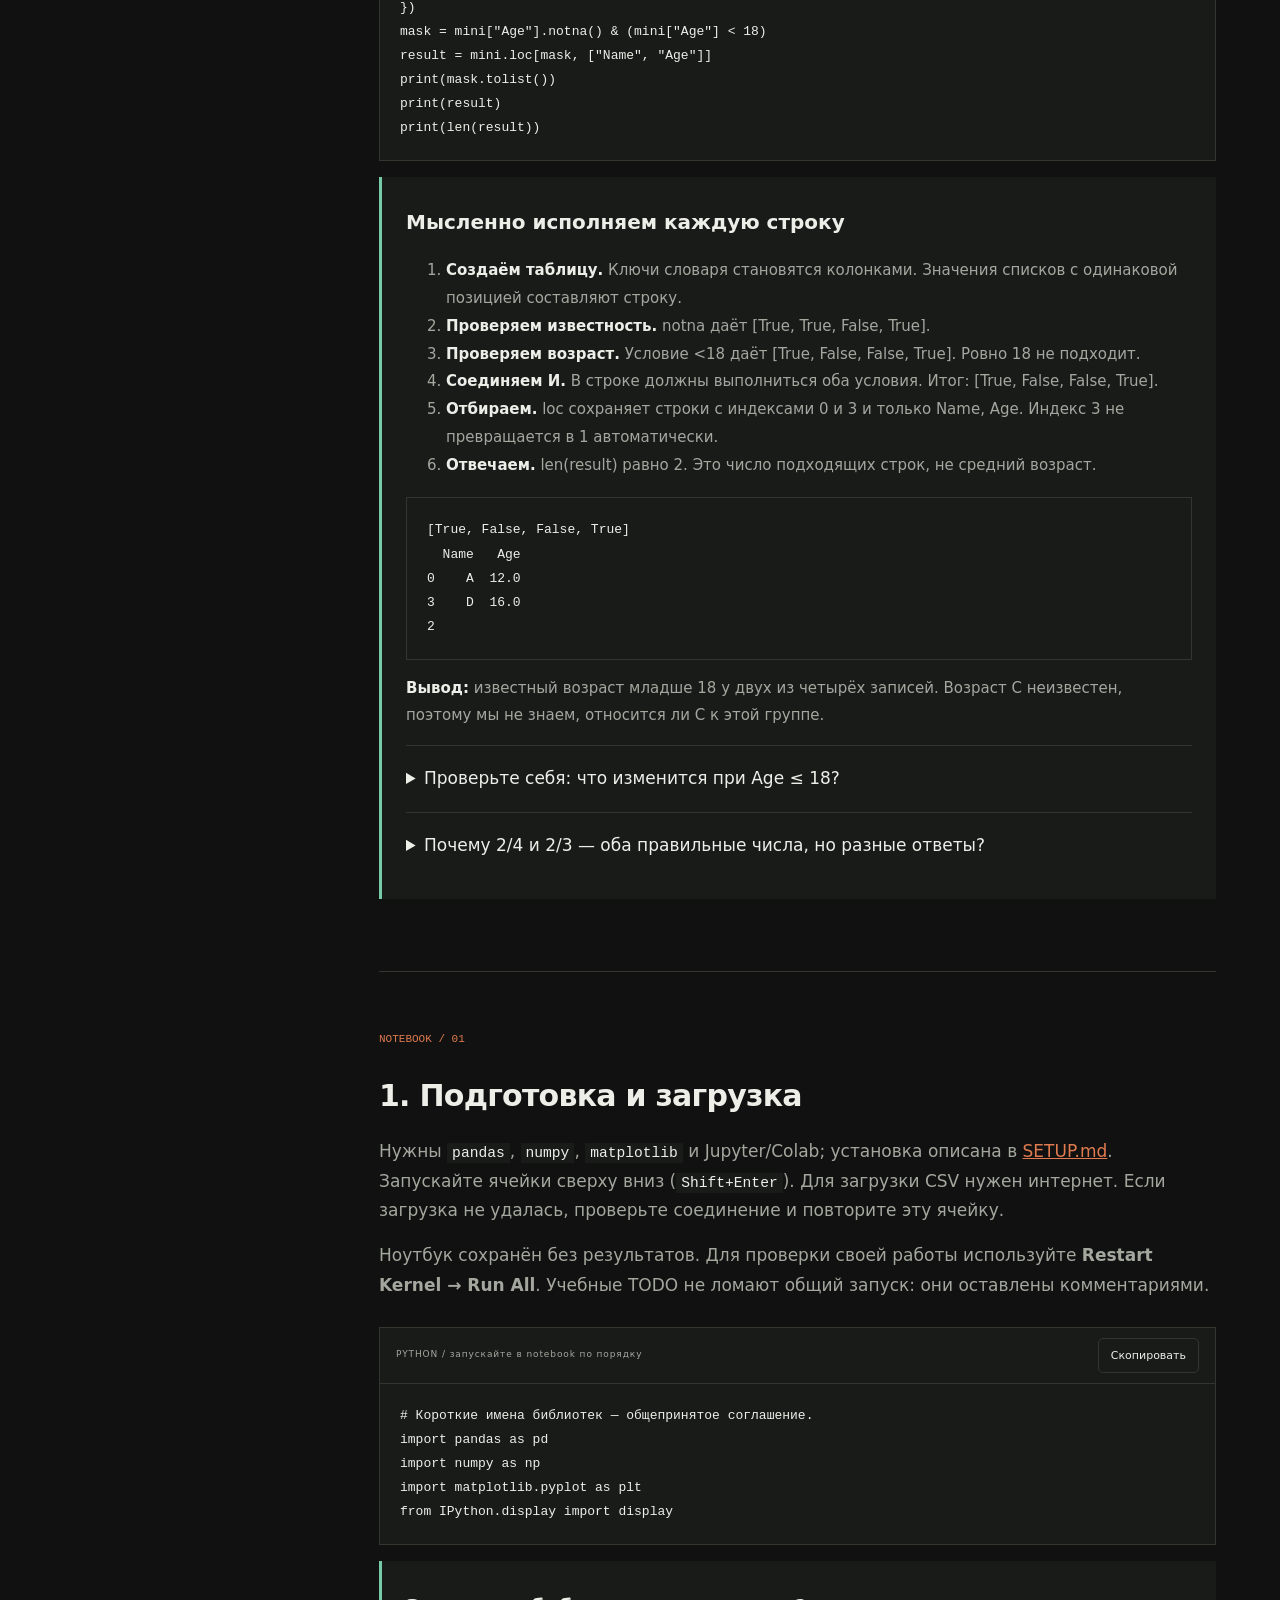
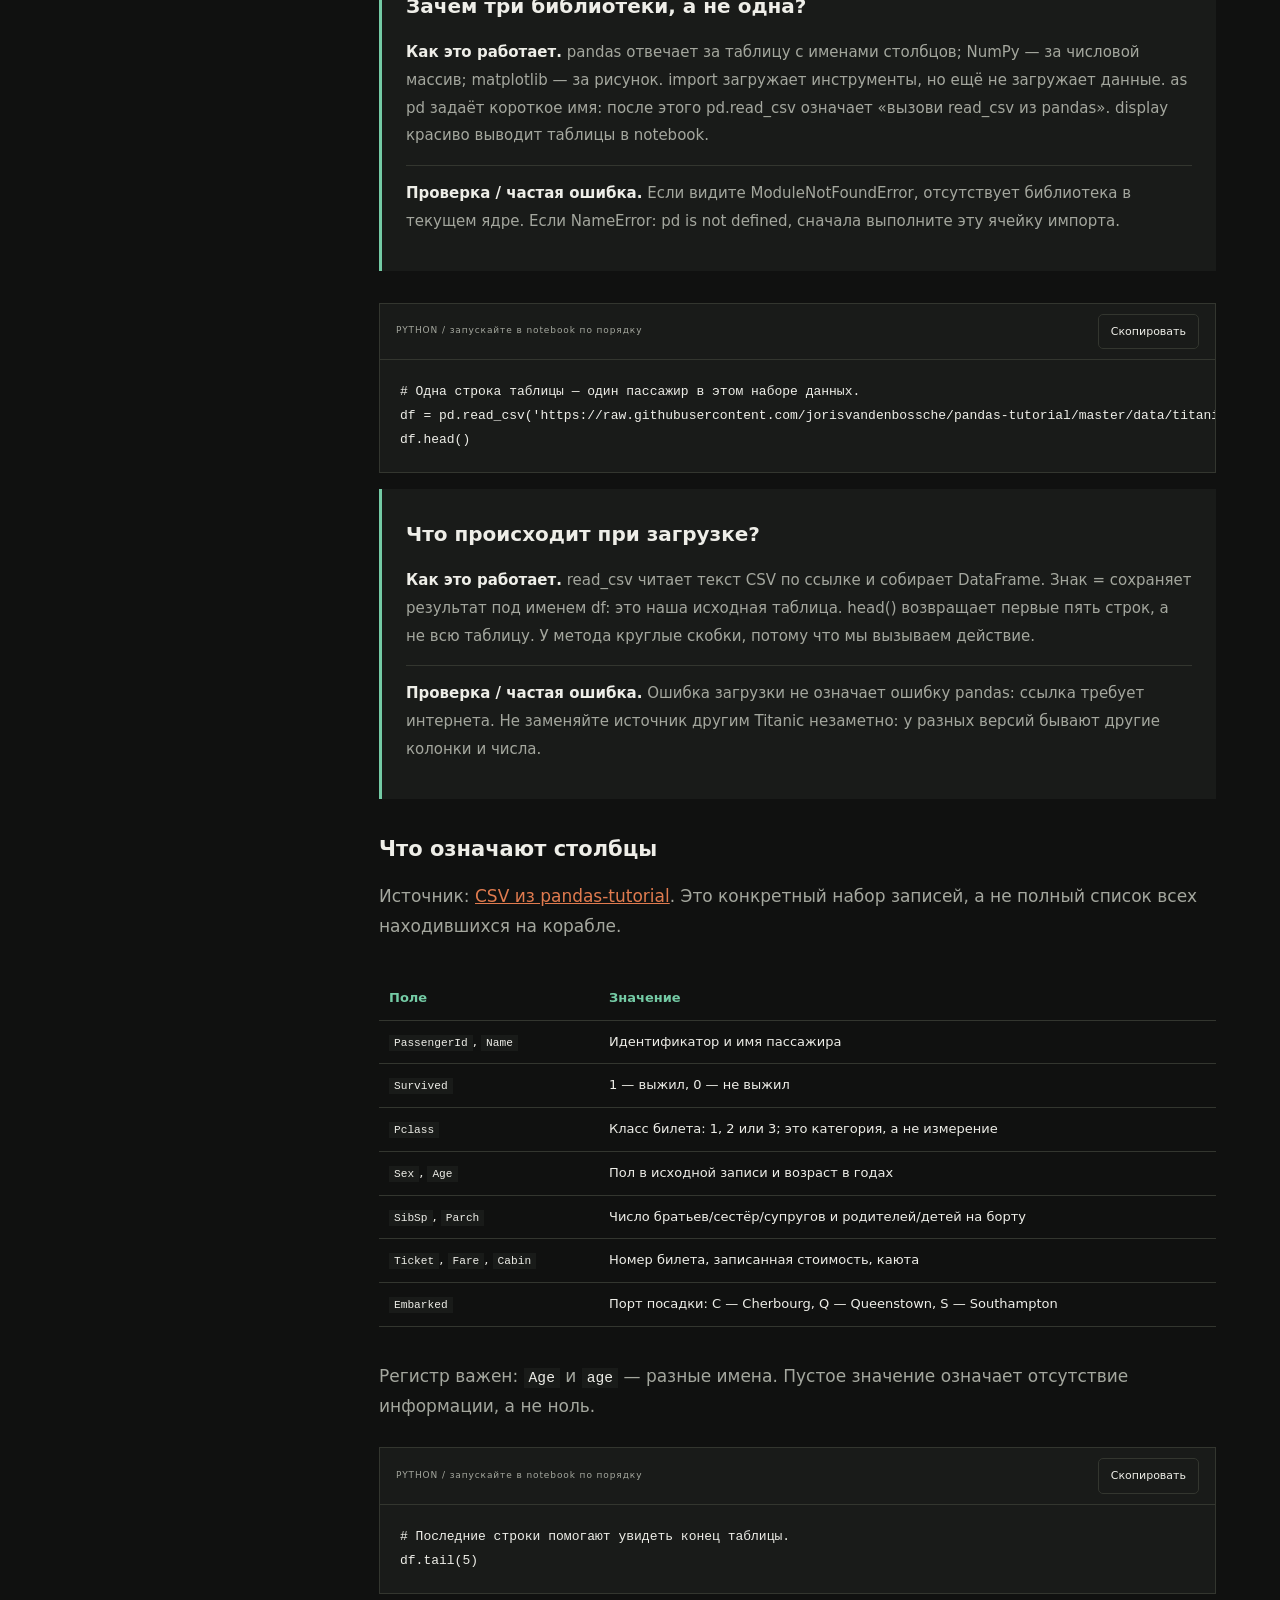
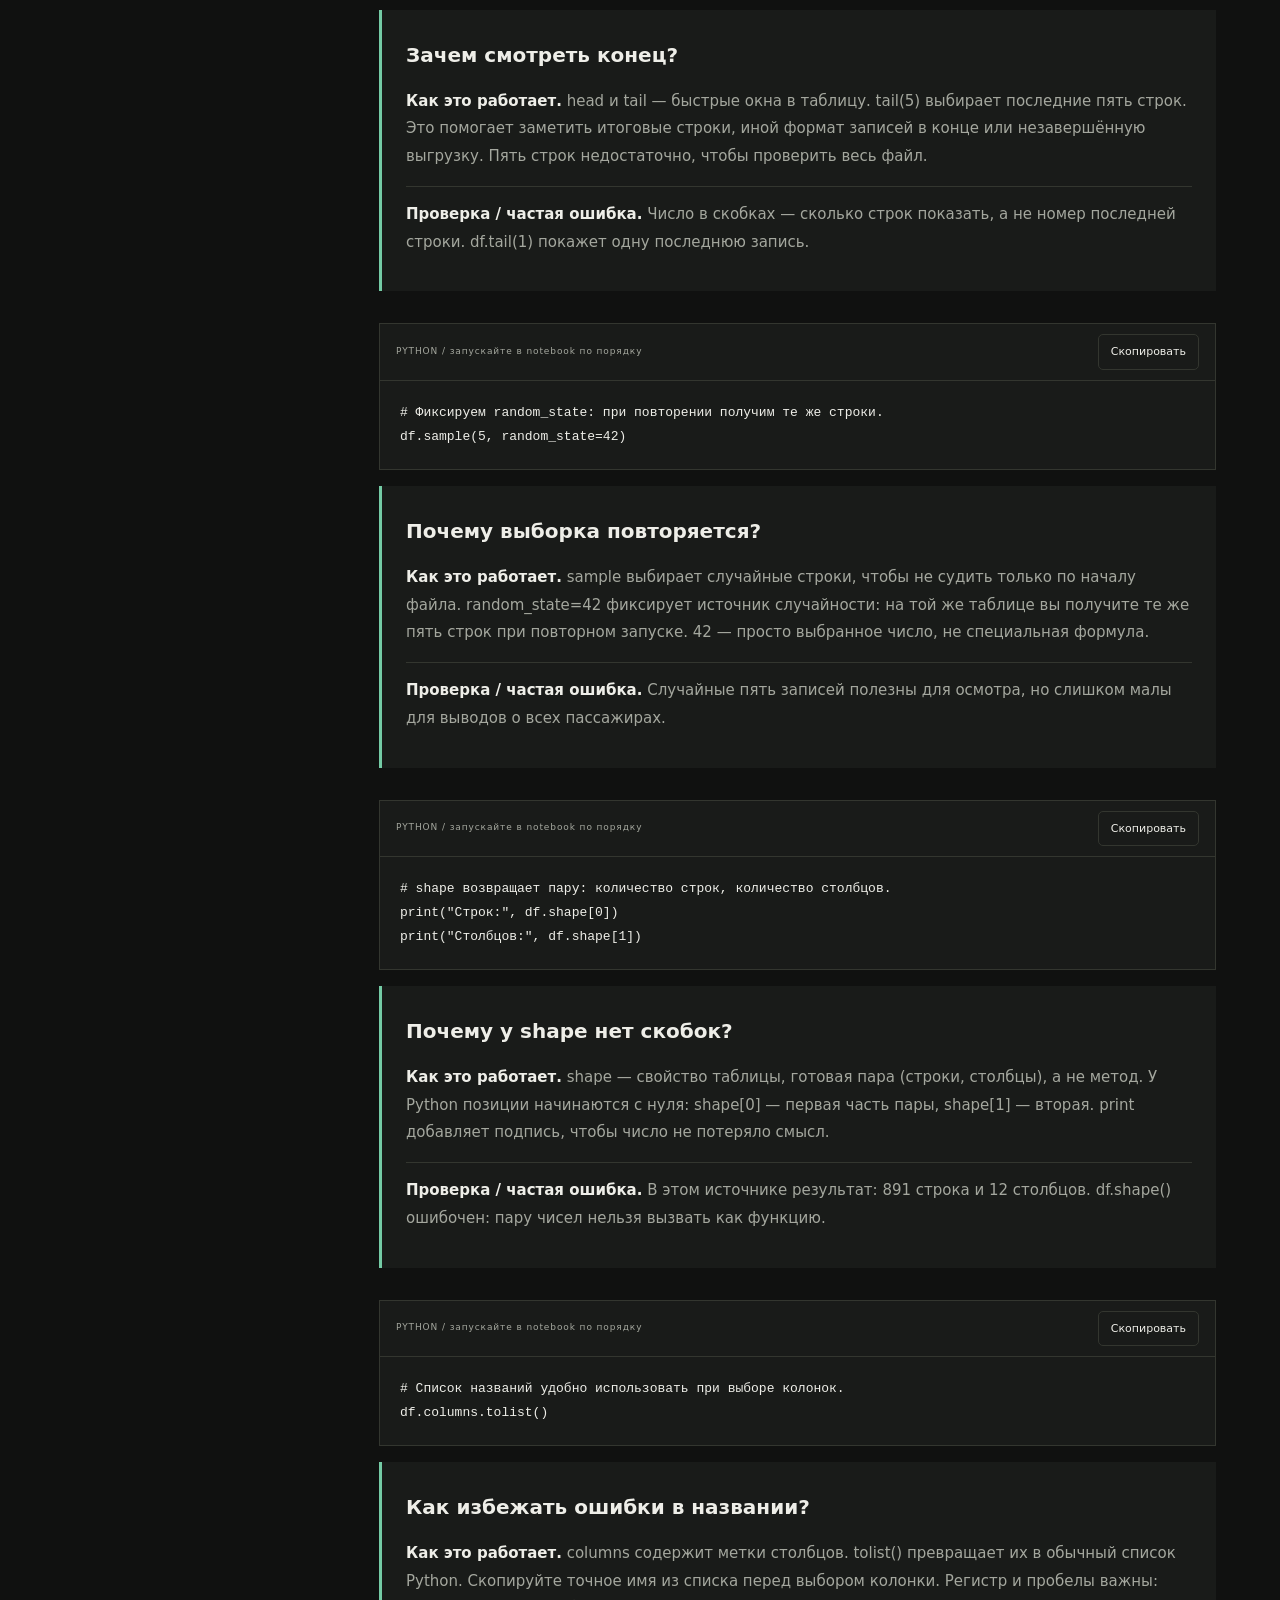
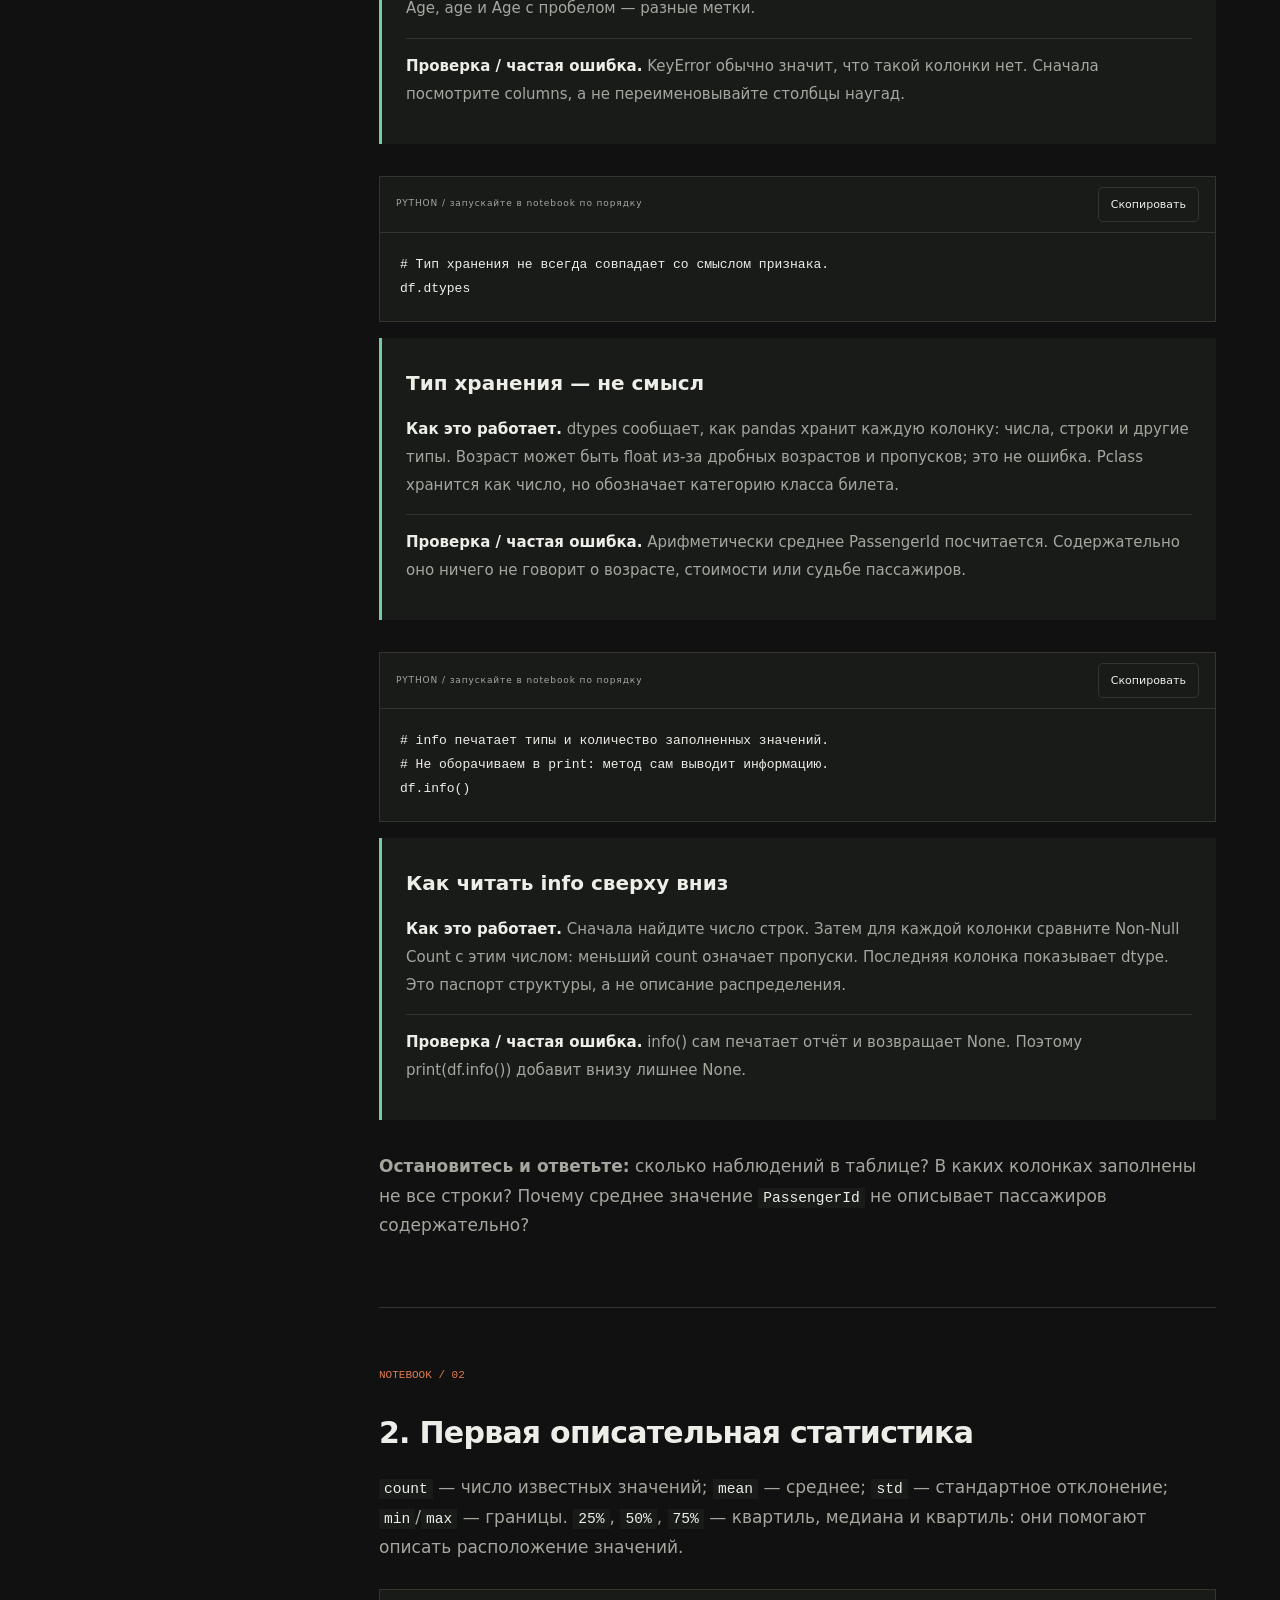
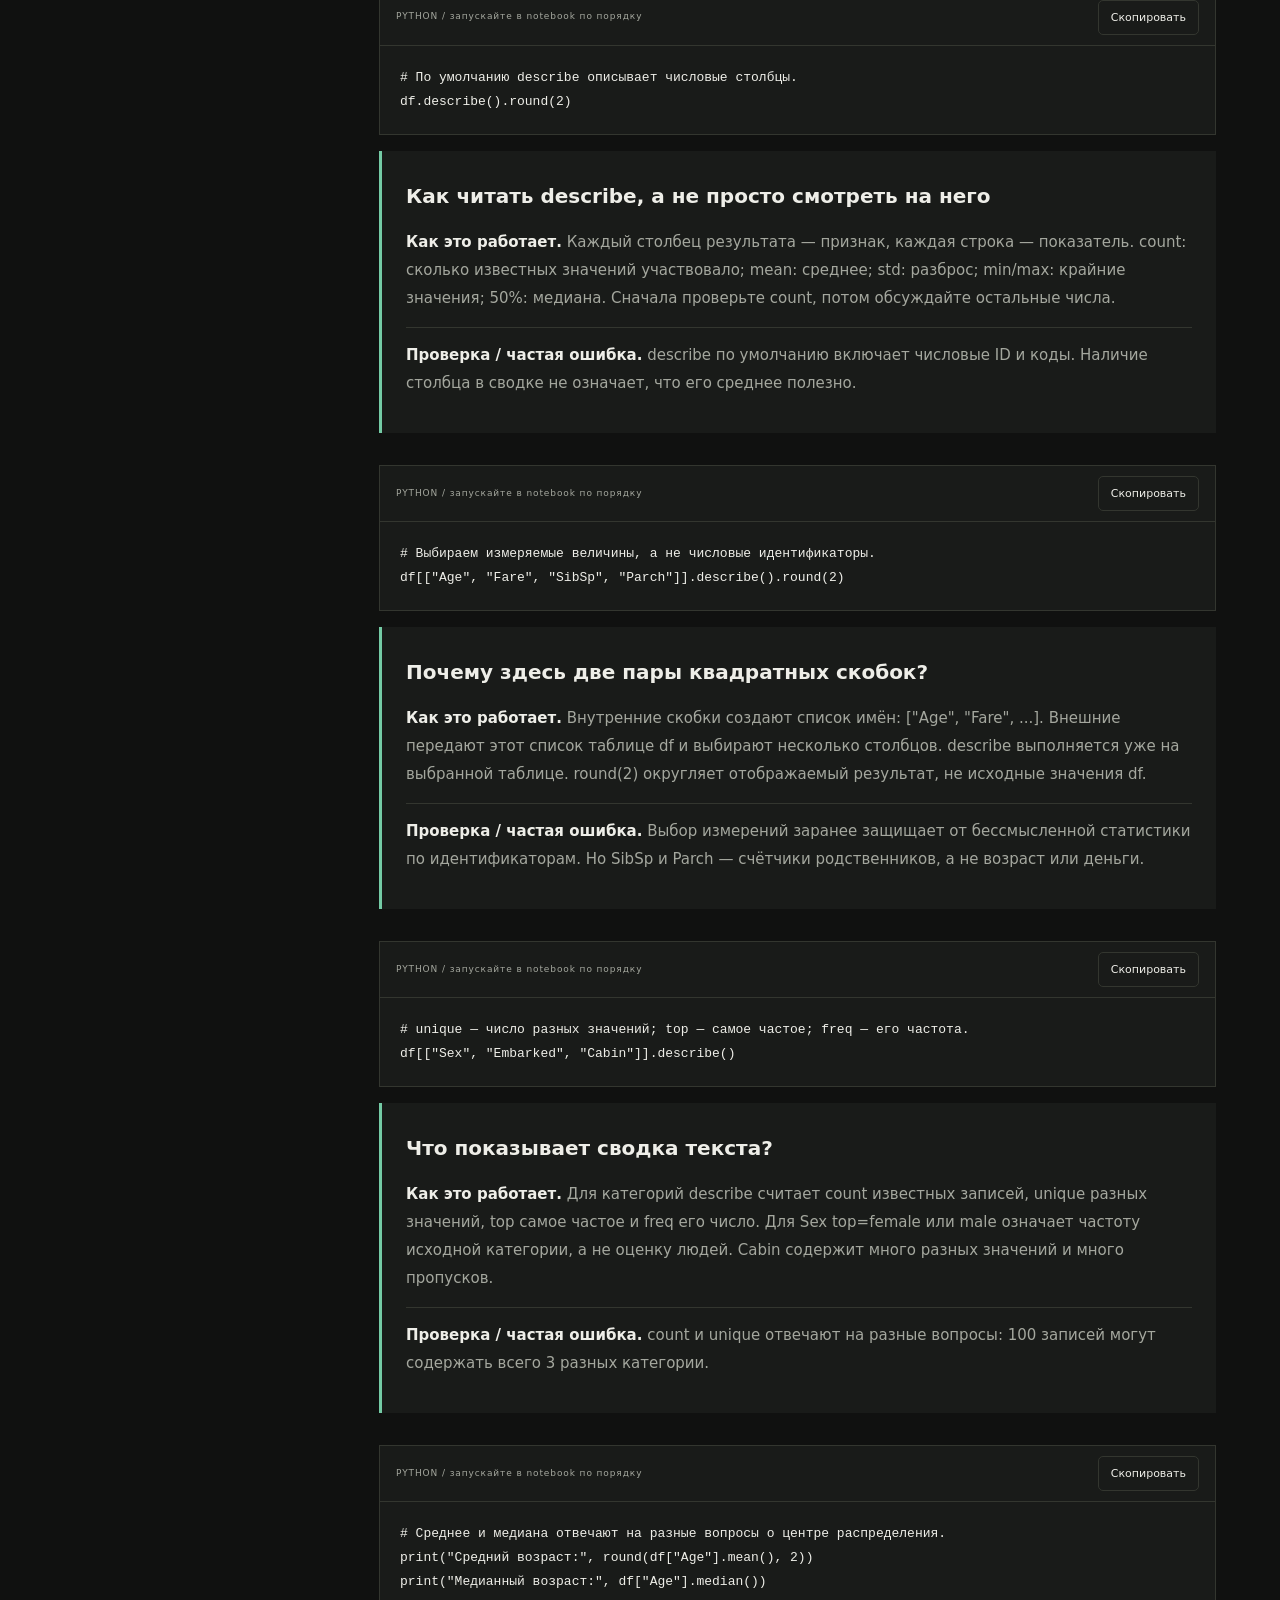
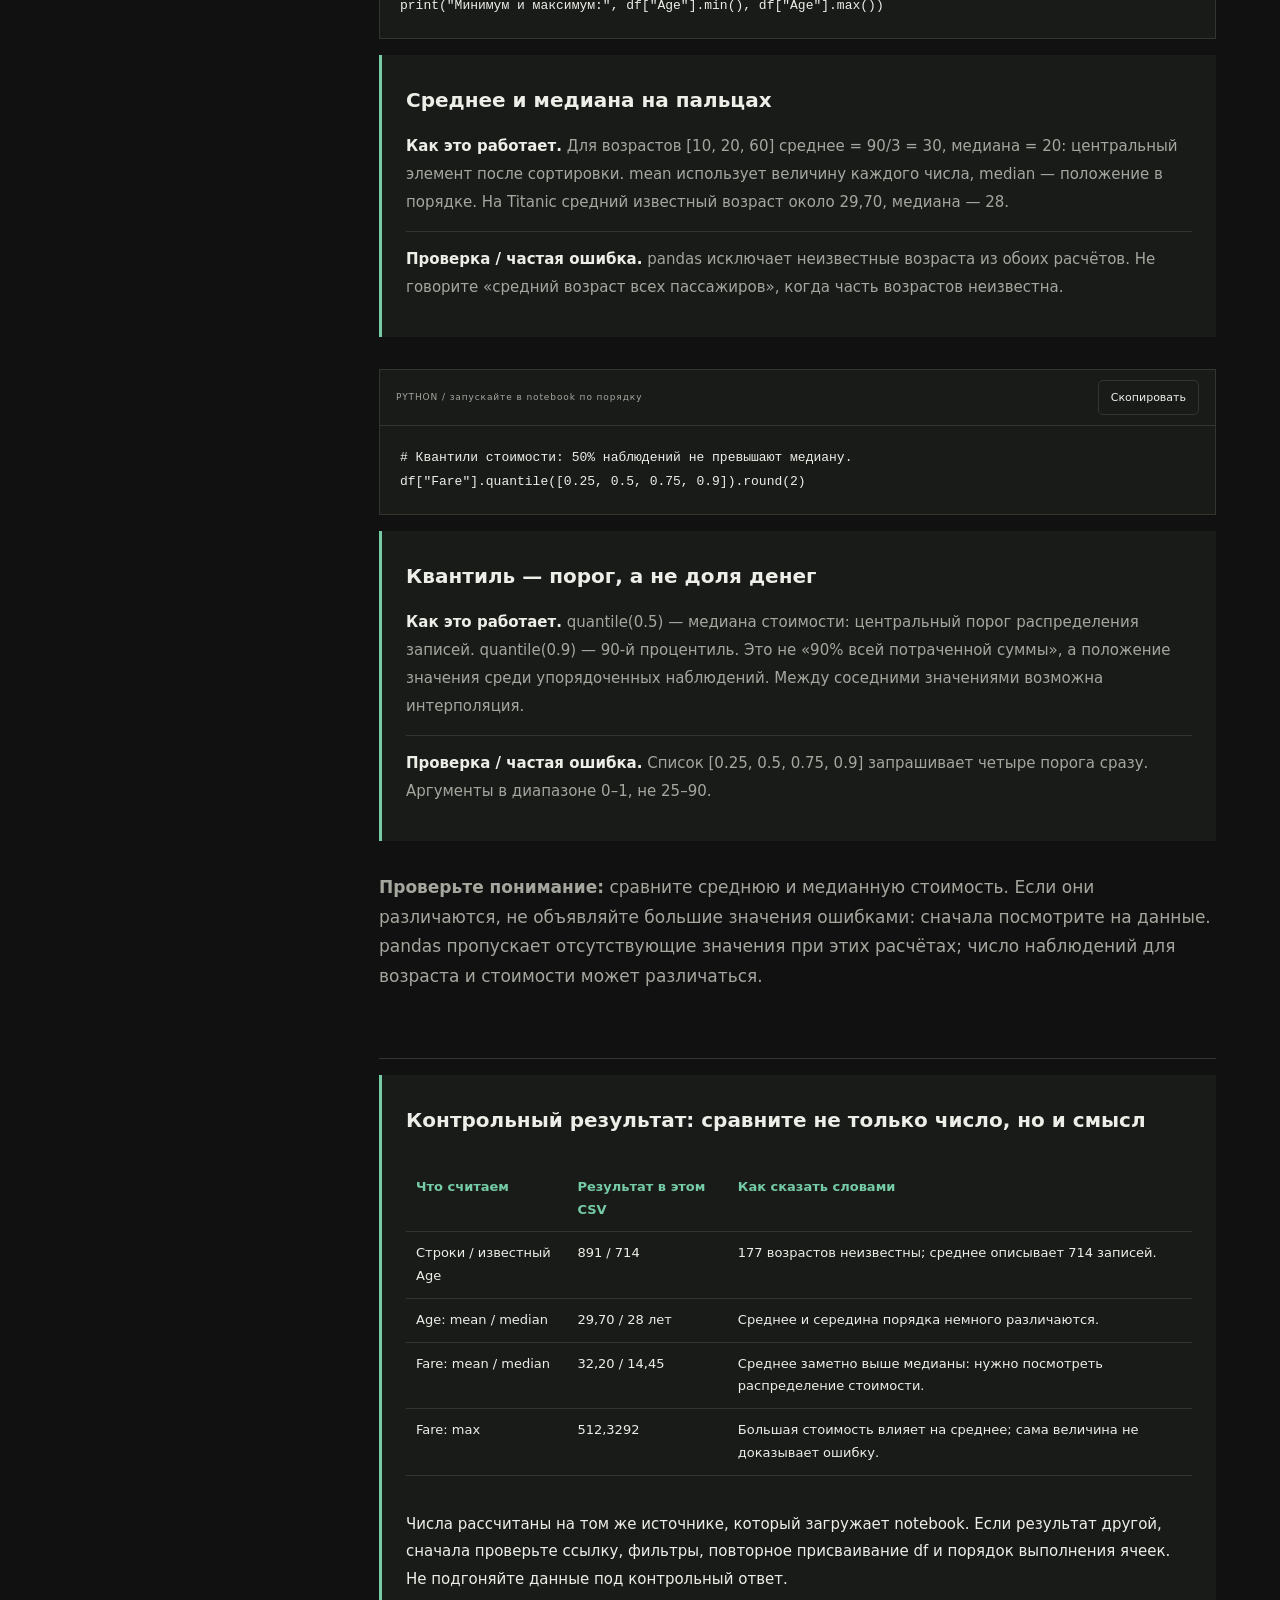
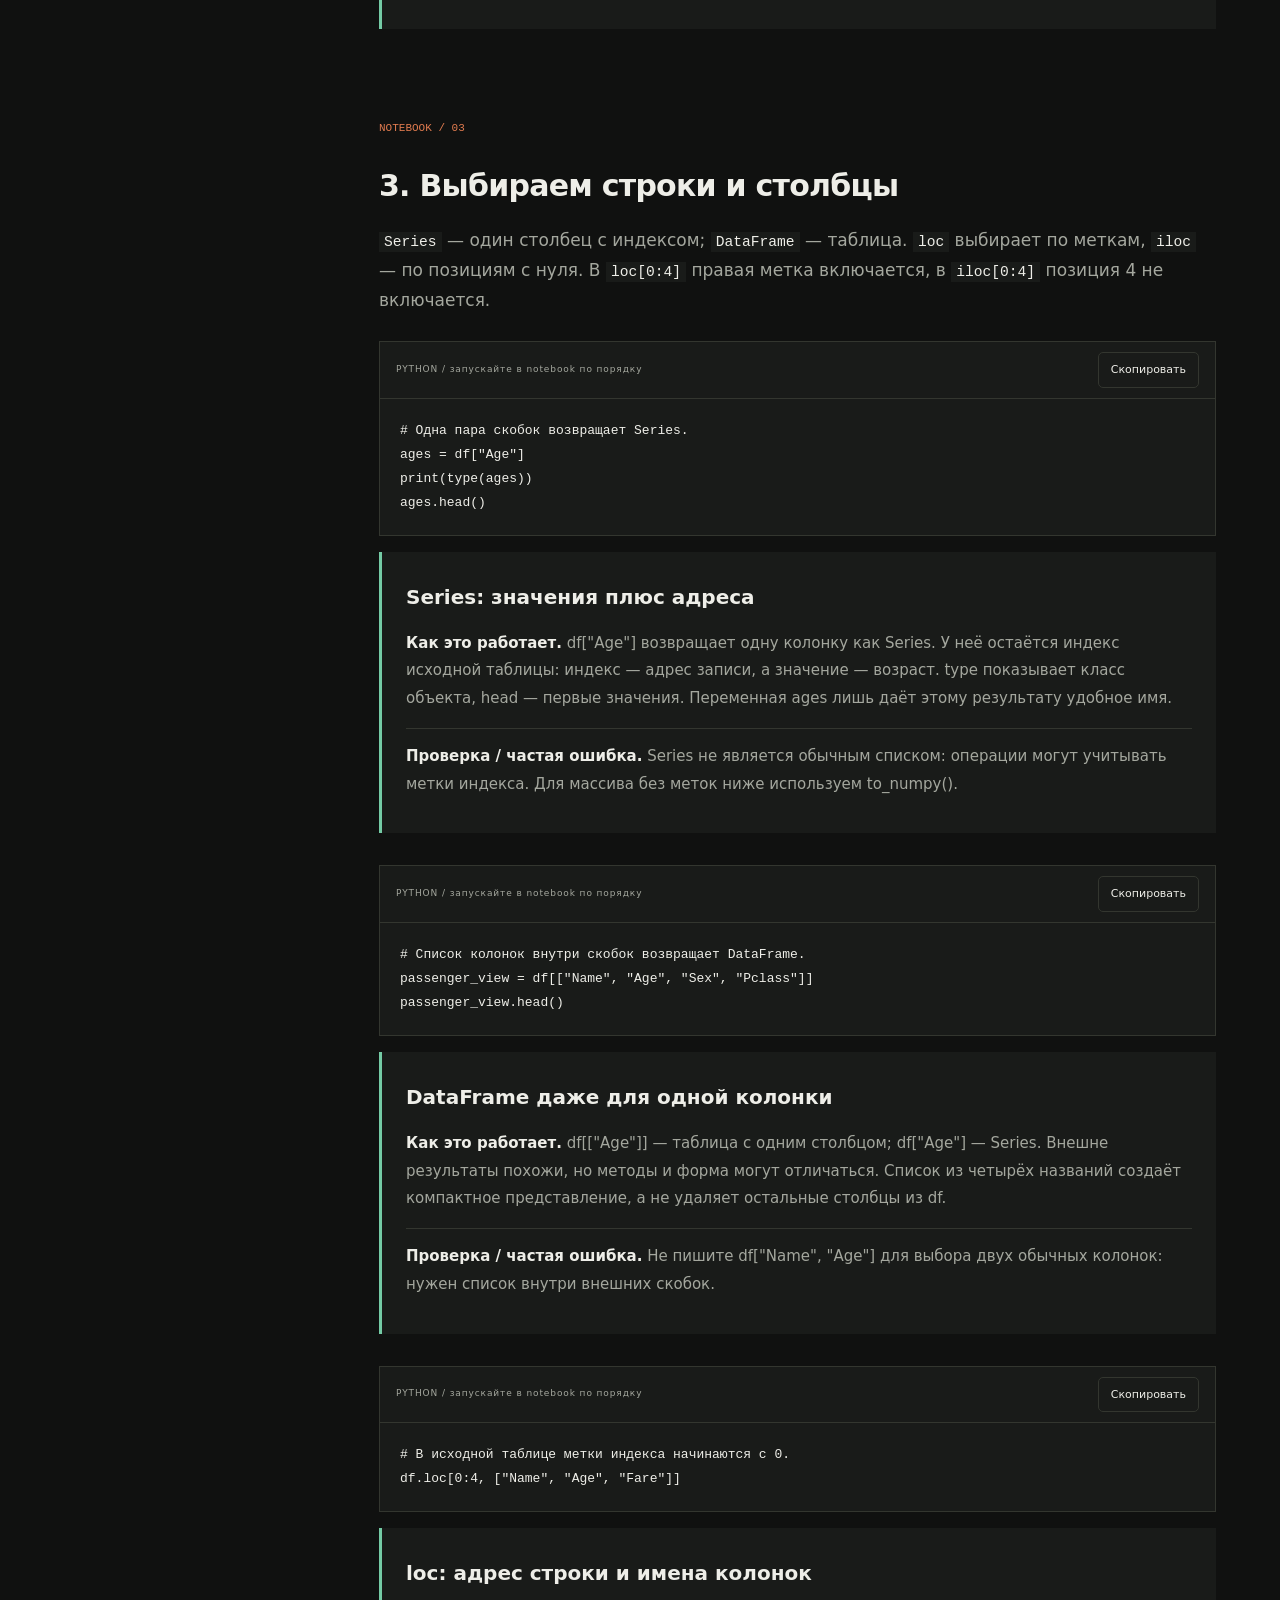
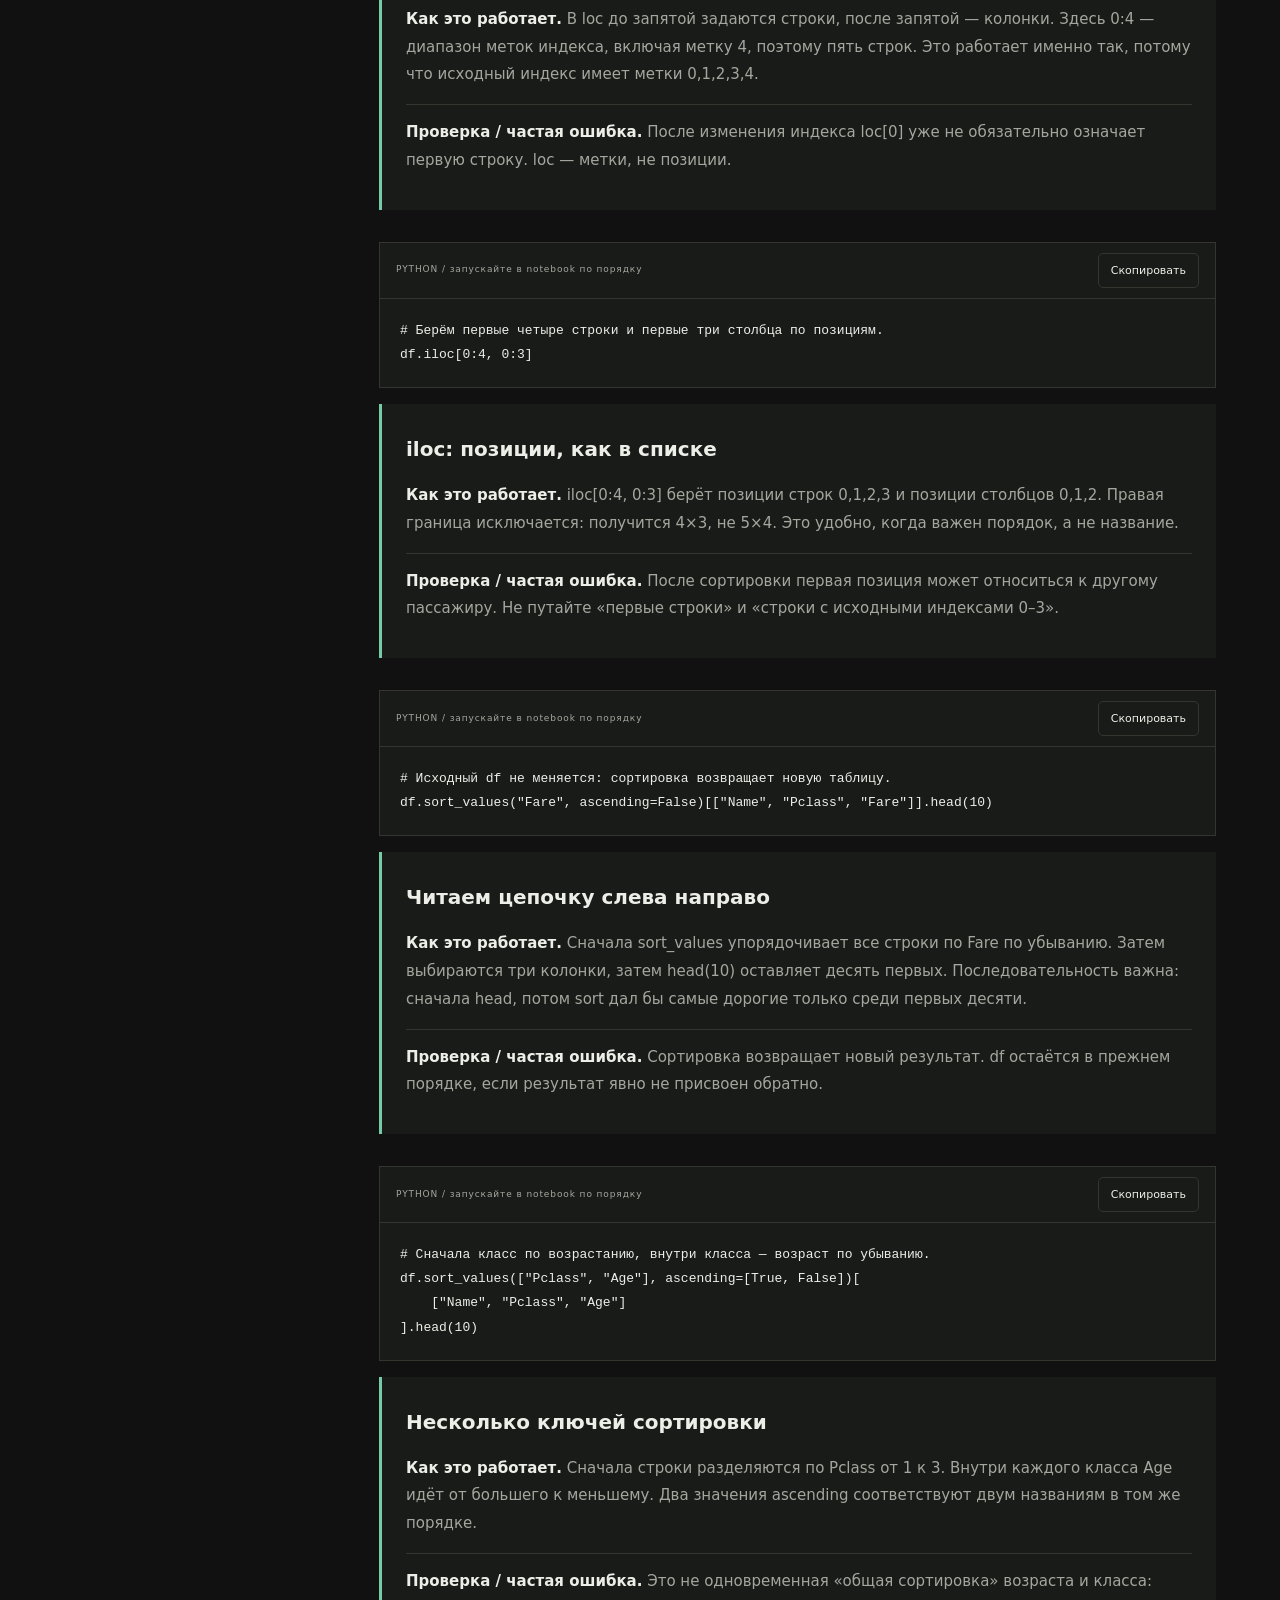
<file: week02/index.html>
<!doctype html><html lang="ru"><head><meta charset="utf-8"><meta name="viewport" content="width=device-width,initial-scale=1"><meta name="theme-color" content="#101110"><meta name="description" content="Week 02 · Titanic · pandas · NumPy. BrainCode Academy, Tech Orda: объяснения, код, схемы, практика и самопроверка."><title>Week 02 · Titanic · pandas · NumPy — BrainCode Academy</title><link rel="stylesheet" href="/course/style.css"></head><body><a class="skip" href="#top">К содержанию</a><div id="progress"></div><header><a href="/course/" class="brand">BRAINCODE<span> / FIELD NOTES</span></a><a class="download" href="Titanic_Week02.ipynb">↓ Notebook</a></header><div class="shell"><aside><small>ML & AI / TECH ORDA</small><nav aria-label="Содержание"><a href="/course/">← Каталог недель</a><a href="#top">Обзор недели</a><a href="#bridge">Ключевые идеи</a><a href="#lab">Интерактивная лаборатория</a><a href="#worked-example">Разбор на четырёх строках</a><a href="#chapter-0">1. Подготовка и загрузка</a><a href="#chapter-1">2. Первая описательная статистика</a><a href="#chapter-2">3. Выбираем строки и столбцы</a><a href="#chapter-3">4. Пропуски: считаем до любых изменений</a><a href="#chapter-4">5. Частоты и доли категорий</a><a href="#chapter-5">6. Простые фильтры</a><a href="#chapter-6">7. Новые признаки без изменения исходника</a><a href="#chapter-7">8. Группировки и таблицы частот</a><a href="#chapter-8">9. NumPy: от маленького массива к столбцу таблицы</a><a href="#chapter-9">10. Два простых графика</a><a href="#chapter-10">11. Самостоятельная практика — сначала без решений</a><a href="#chapter-11">12. Решения — открывайте после своей попытки</a><a href="#chapter-12">13. Чек-лист закрепления</a><a href="#resources">Материалы</a></nav><p>Асылбек Ғизатов<br>BrainCode Academy<br>Machine Learning & AI</p><button id="theme">Светлая тема</button><button onclick="window.print()">Печать / PDF</button></aside><main><div id="top" class="hero"><div class="eyebrow">TECH ORDA / LEARNING PAPER 02</div><h1>От первых строк<br>к <em>пониманию данных.</em></h1><p class="lead">Учимся читать таблицу, выбирать наблюдения и объяснять числа. У каждого шага: зачем он нужен, как работает код, что означает результат и где легко ошибиться.</p><div class="flow"><div><strong>01</strong><span>Прочитать таблицу</span></div><div><strong>02</strong><span>Проверить и выбрать</span></div><div><strong>03</strong><span>Объяснить результат</span></div></div><div class="callout">Titanic здесь — конкретный учебный набор записей, не полный список пассажиров. Различия групп описывают данные, но сами по себе не доказывают причину.</div></div><section id="bridge"><div class="eyebrow">ОПОРА ПЕРЕД ПРАКТИКОЙ</div><h2>Число имеет смысл<br>только вместе с вопросом.</h2><div class="two"><div><h3>Таблица и массив</h3><p>pandas хранит значения вместе с названиями столбцов и индексом. NumPy работает с массивами: поэлементные вычисления заменяют ручной обход чисел.</p></div><div><h3>Наблюдение и показатель</h3><p>Одна строка — один пассажир из набора. Среднее возраста полезно; среднее PassengerId не описывает людей. Числовой тип хранения не делает ID измерением.</p></div></div><div class="formula" role="math">Среднее: x̄ = Σxᵢ / n<br>Доля пропусков: m / N × 100%<br>Доля единиц в 0/1: Σyᵢ / N</div><p>В среднем возраста n — число известных возрастов. В проценте пропусков N — все строки. Перед расчётом назовите знаменатель.</p><h3>Почему pandas и NumPy могут дать разные числа?</h3><p>pandas mean пропускает NaN; np.mean распространяет NaN. Для сравнения используйте np.nanmean. У стандартного отклонения pandas по умолчанию ddof=1, у NumPy ddof=0.</p><div class="formula" role="math">s = √( Σ(xᵢ − x̄)² / (n − 1) )</div><p>Для [10, 20, 30] среднее и медиана равны 20, выборочная std — 10. В NumPy передайте ddof=1 для того же результата.</p></section><section id="lab"><div class="eyebrow">INTERACTIVE LAB / БУЛЕВА МАСКА</div><h2>Как условие выбирает строки</h2><p>Отдельный демонстрационный массив возрастов: [12, 17, 18, 25, NaN, 40]. Это не статистика Titanic. Меняйте границу и предскажите маску до проверки.</p><label for="limit">Возраст строго меньше <strong id="limit-value">18</strong></label><div class="lab-controls"><input id="limit" type="range" min="10" max="45" value="18"></div><pre id="mask"></pre><p class="lab-result" id="filter-result" aria-live="polite"></p><p>Неизвестный возраст нельзя автоматически отнести ни к детям, ни к взрослым. Граница строгая: при пороге 18 возраст 18 не попадёт в отбор.</p></section><section id="worked-example"><div class="eyebrow">РАЗБОР С НУЛЯ / 4 СТРОКИ ВМЕСТО 891</div><h2>Пройдём один вопрос<br>от слов до ответа.</h2><p><strong>Вопрос:</strong> сколько пассажиров из маленькой учебной таблицы имеют известный возраст меньше 18? Это отдельный пример, не строки Titanic. Его можно запустить независимо после импортов.</p><div class="table-wrap"><table><thead><tr><th>Индекс</th><th>Name</th><th>Age</th><th>Pclass</th></tr></thead><tbody><tr><td>0</td><td>A</td><td>12</td><td>3</td></tr><tr><td>1</td><td>B</td><td>18</td><td>1</td></tr><tr><td>2</td><td>C</td><td>NaN</td><td>3</td></tr><tr><td>3</td><td>D</td><td>16</td><td>3</td></tr></tbody></table></div><div class="code-head"><span>PYTHON / ОТДЕЛЬНЫЙ МИНИ-ПРИМЕР</span><button class="copy">Скопировать</button></div><pre><code>mini = pd.DataFrame({
    "Name": ["A", "B", "C", "D"],
    "Age": [12, 18, np.nan, 16],
    "Pclass": [3, 1, 3, 3],
})
mask = mini["Age"].notna() &amp; (mini["Age"] &lt; 18)
result = mini.loc[mask, ["Name", "Age"]]
print(mask.tolist())
print(result)
print(len(result))</code></pre><div class="explain-step"><h3>Мысленно исполняем каждую строку</h3><ol><li><strong>Создаём таблицу.</strong> Ключи словаря становятся колонками. Значения списков с одинаковой позицией составляют строку.</li><li><strong>Проверяем известность.</strong> notna даёт [True, True, False, True].</li><li><strong>Проверяем возраст.</strong> Условие &lt;18 даёт [True, False, False, True]. Ровно 18 не подходит.</li><li><strong>Соединяем И.</strong> В строке должны выполниться оба условия. Итог: [True, False, False, True].</li><li><strong>Отбираем.</strong> loc сохраняет строки с индексами 0 и 3 и только Name, Age. Индекс 3 не превращается в 1 автоматически.</li><li><strong>Отвечаем.</strong> len(result) равно 2. Это число подходящих строк, не средний возраст.</li></ol><pre><code>[True, False, False, True]
  Name   Age
0    A  12.0
3    D  16.0
2</code></pre><p><strong>Вывод:</strong> известный возраст младше 18 у двух из четырёх записей. Возраст C неизвестен, поэтому мы не знаем, относится ли C к этой группе.</p><details><summary>Проверьте себя: что изменится при Age ≤ 18?</summary><p>Добавится B с возрастом 18: три записи. C останется исключённым. При этом число известных возрастов не изменилось: оно всё ещё 3.</p></details><details><summary>Почему 2/4 и 2/3 — оба правильные числа, но разные ответы?</summary><p>2/4 = 50% всех записей имеют известный возраст младше 18. 2/3 ≈ 66,7% среди записей с известным возрастом младше 18. Знаменатель зависит от вопроса, и его нужно произнести в выводе.</p></details></div></section><section class="notebook-chapter" id="chapter-0"><span class="section-num">NOTEBOOK / 01</span><div class="cell"><h2>1. Подготовка и загрузка</h2>
<p>Нужны <code>pandas</code>, <code>numpy</code>, <code>matplotlib</code> и Jupyter/Colab; установка описана в <a href="https://github.com/AssylbekGizatov/tech-orda-course-by-assylbek-additional-materials/blob/main/SETUP.md">SETUP.md</a>. Запускайте ячейки сверху вниз (<code>Shift+Enter</code>). Для загрузки CSV нужен интернет. Если загрузка не удалась, проверьте соединение и повторите эту ячейку.</p>
<p>Ноутбук сохранён без результатов. Для проверки своей работы используйте <strong>Restart Kernel → Run All</strong>. Учебные TODO не ломают общий запуск: они оставлены комментариями.</p></div><div class="cell"><div class="code-head"><span>PYTHON / запускайте в notebook по порядку</span><button class="copy">Скопировать</button></div><pre><code># Короткие имена библиотек — общепринятое соглашение.
import pandas as pd
import numpy as np
import matplotlib.pyplot as plt
from IPython.display import display</code></pre><div class="explain-step"><h3>Зачем три библиотеки, а не одна?</h3><p><strong>Как это работает.</strong> pandas отвечает за таблицу с именами столбцов; NumPy — за числовой массив; matplotlib — за рисунок. import загружает инструменты, но ещё не загружает данные. as pd задаёт короткое имя: после этого pd.read_csv означает «вызови read_csv из pandas». display красиво выводит таблицы в notebook.</p><p class="pitfall"><strong>Проверка / частая ошибка.</strong> Если видите ModuleNotFoundError, отсутствует библиотека в текущем ядре. Если NameError: pd is not defined, сначала выполните эту ячейку импорта.</p></div></div><div class="cell"><div class="code-head"><span>PYTHON / запускайте в notebook по порядку</span><button class="copy">Скопировать</button></div><pre><code># Одна строка таблицы — один пассажир в этом наборе данных.
df = pd.read_csv(&#x27;https://raw.githubusercontent.com/jorisvandenbossche/pandas-tutorial/master/data/titanic.csv&#x27;)
df.head()</code></pre><div class="explain-step"><h3>Что происходит при загрузке?</h3><p><strong>Как это работает.</strong> read_csv читает текст CSV по ссылке и собирает DataFrame. Знак = сохраняет результат под именем df: это наша исходная таблица. head() возвращает первые пять строк, а не всю таблицу. У метода круглые скобки, потому что мы вызываем действие.</p><p class="pitfall"><strong>Проверка / частая ошибка.</strong> Ошибка загрузки не означает ошибку pandas: ссылка требует интернета. Не заменяйте источник другим Titanic незаметно: у разных версий бывают другие колонки и числа.</p></div></div><div class="cell"><h3>Что означают столбцы</h3>
<p>Источник: <a href="https://github.com/jorisvandenbossche/pandas-tutorial/blob/master/data/titanic.csv">CSV из pandas-tutorial</a>. Это конкретный набор записей, а не полный список всех находившихся на корабле.</p>
<div class="table-wrap"><table>
<thead>
<tr>
<th>Поле</th>
<th>Значение</th>
</tr>
</thead>
<tbody>
<tr>
<td><code>PassengerId</code>, <code>Name</code></td>
<td>Идентификатор и имя пассажира</td>
</tr>
<tr>
<td><code>Survived</code></td>
<td>1 — выжил, 0 — не выжил</td>
</tr>
<tr>
<td><code>Pclass</code></td>
<td>Класс билета: 1, 2 или 3; это категория, а не измерение</td>
</tr>
<tr>
<td><code>Sex</code>, <code>Age</code></td>
<td>Пол в исходной записи и возраст в годах</td>
</tr>
<tr>
<td><code>SibSp</code>, <code>Parch</code></td>
<td>Число братьев/сестёр/супругов и родителей/детей на борту</td>
</tr>
<tr>
<td><code>Ticket</code>, <code>Fare</code>, <code>Cabin</code></td>
<td>Номер билета, записанная стоимость, каюта</td>
</tr>
<tr>
<td><code>Embarked</code></td>
<td>Порт посадки: C — Cherbourg, Q — Queenstown, S — Southampton</td>
</tr>
</tbody>
</table></div>
<p>Регистр важен: <code>Age</code> и <code>age</code> — разные имена. Пустое значение означает отсутствие информации, а не ноль.</p></div><div class="cell"><div class="code-head"><span>PYTHON / запускайте в notebook по порядку</span><button class="copy">Скопировать</button></div><pre><code># Последние строки помогают увидеть конец таблицы.
df.tail(5)</code></pre><div class="explain-step"><h3>Зачем смотреть конец?</h3><p><strong>Как это работает.</strong> head и tail — быстрые окна в таблицу. tail(5) выбирает последние пять строк. Это помогает заметить итоговые строки, иной формат записей в конце или незавершённую выгрузку. Пять строк недостаточно, чтобы проверить весь файл.</p><p class="pitfall"><strong>Проверка / частая ошибка.</strong> Число в скобках — сколько строк показать, а не номер последней строки. df.tail(1) покажет одну последнюю запись.</p></div></div><div class="cell"><div class="code-head"><span>PYTHON / запускайте в notebook по порядку</span><button class="copy">Скопировать</button></div><pre><code># Фиксируем random_state: при повторении получим те же строки.
df.sample(5, random_state=42)</code></pre><div class="explain-step"><h3>Почему выборка повторяется?</h3><p><strong>Как это работает.</strong> sample выбирает случайные строки, чтобы не судить только по началу файла. random_state=42 фиксирует источник случайности: на той же таблице вы получите те же пять строк при повторном запуске. 42 — просто выбранное число, не специальная формула.</p><p class="pitfall"><strong>Проверка / частая ошибка.</strong> Случайные пять записей полезны для осмотра, но слишком малы для выводов о всех пассажирах.</p></div></div><div class="cell"><div class="code-head"><span>PYTHON / запускайте в notebook по порядку</span><button class="copy">Скопировать</button></div><pre><code># shape возвращает пару: количество строк, количество столбцов.
print(&quot;Строк:&quot;, df.shape[0])
print(&quot;Столбцов:&quot;, df.shape[1])</code></pre><div class="explain-step"><h3>Почему у shape нет скобок?</h3><p><strong>Как это работает.</strong> shape — свойство таблицы, готовая пара (строки, столбцы), а не метод. У Python позиции начинаются с нуля: shape[0] — первая часть пары, shape[1] — вторая. print добавляет подпись, чтобы число не потеряло смысл.</p><p class="pitfall"><strong>Проверка / частая ошибка.</strong> В этом источнике результат: 891 строка и 12 столбцов. df.shape() ошибочен: пару чисел нельзя вызвать как функцию.</p></div></div><div class="cell"><div class="code-head"><span>PYTHON / запускайте в notebook по порядку</span><button class="copy">Скопировать</button></div><pre><code># Список названий удобно использовать при выборе колонок.
df.columns.tolist()</code></pre><div class="explain-step"><h3>Как избежать ошибки в названии?</h3><p><strong>Как это работает.</strong> columns содержит метки столбцов. tolist() превращает их в обычный список Python. Скопируйте точное имя из списка перед выбором колонки. Регистр и пробелы важны: Age, age и Age с пробелом — разные метки.</p><p class="pitfall"><strong>Проверка / частая ошибка.</strong> KeyError обычно значит, что такой колонки нет. Сначала посмотрите columns, а не переименовывайте столбцы наугад.</p></div></div><div class="cell"><div class="code-head"><span>PYTHON / запускайте в notebook по порядку</span><button class="copy">Скопировать</button></div><pre><code># Тип хранения не всегда совпадает со смыслом признака.
df.dtypes</code></pre><div class="explain-step"><h3>Тип хранения — не смысл</h3><p><strong>Как это работает.</strong> dtypes сообщает, как pandas хранит каждую колонку: числа, строки и другие типы. Возраст может быть float из-за дробных возрастов и пропусков; это не ошибка. Pclass хранится как число, но обозначает категорию класса билета.</p><p class="pitfall"><strong>Проверка / частая ошибка.</strong> Арифметически среднее PassengerId посчитается. Содержательно оно ничего не говорит о возрасте, стоимости или судьбе пассажиров.</p></div></div><div class="cell"><div class="code-head"><span>PYTHON / запускайте в notebook по порядку</span><button class="copy">Скопировать</button></div><pre><code># info печатает типы и количество заполненных значений.
# Не оборачиваем в print: метод сам выводит информацию.
df.info()</code></pre><div class="explain-step"><h3>Как читать info сверху вниз</h3><p><strong>Как это работает.</strong> Сначала найдите число строк. Затем для каждой колонки сравните Non-Null Count с этим числом: меньший count означает пропуски. Последняя колонка показывает dtype. Это паспорт структуры, а не описание распределения.</p><p class="pitfall"><strong>Проверка / частая ошибка.</strong> info() сам печатает отчёт и возвращает None. Поэтому print(df.info()) добавит внизу лишнее None.</p></div></div><div class="cell"><p><strong>Остановитесь и ответьте:</strong> сколько наблюдений в таблице? В каких колонках заполнены не все строки? Почему среднее значение <code>PassengerId</code> не описывает пассажиров содержательно?</p></div></section><section class="notebook-chapter" id="chapter-1"><span class="section-num">NOTEBOOK / 02</span><div class="cell"><h2>2. Первая описательная статистика</h2>
<p><code>count</code> — число известных значений; <code>mean</code> — среднее; <code>std</code> — стандартное отклонение; <code>min</code>/<code>max</code> — границы. <code>25%</code>, <code>50%</code>, <code>75%</code> — квартиль, медиана и квартиль: они помогают описать расположение значений.</p></div><div class="cell"><div class="code-head"><span>PYTHON / запускайте в notebook по порядку</span><button class="copy">Скопировать</button></div><pre><code># По умолчанию describe описывает числовые столбцы.
df.describe().round(2)</code></pre><div class="explain-step"><h3>Как читать describe, а не просто смотреть на него</h3><p><strong>Как это работает.</strong> Каждый столбец результата — признак, каждая строка — показатель. count: сколько известных значений участвовало; mean: среднее; std: разброс; min/max: крайние значения; 50%: медиана. Сначала проверьте count, потом обсуждайте остальные числа.</p><p class="pitfall"><strong>Проверка / частая ошибка.</strong> describe по умолчанию включает числовые ID и коды. Наличие столбца в сводке не означает, что его среднее полезно.</p></div></div><div class="cell"><div class="code-head"><span>PYTHON / запускайте в notebook по порядку</span><button class="copy">Скопировать</button></div><pre><code># Выбираем измеряемые величины, а не числовые идентификаторы.
df[[&quot;Age&quot;, &quot;Fare&quot;, &quot;SibSp&quot;, &quot;Parch&quot;]].describe().round(2)</code></pre><div class="explain-step"><h3>Почему здесь две пары квадратных скобок?</h3><p><strong>Как это работает.</strong> Внутренние скобки создают список имён: [&quot;Age&quot;, &quot;Fare&quot;, ...]. Внешние передают этот список таблице df и выбирают несколько столбцов. describe выполняется уже на выбранной таблице. round(2) округляет отображаемый результат, не исходные значения df.</p><p class="pitfall"><strong>Проверка / частая ошибка.</strong> Выбор измерений заранее защищает от бессмысленной статистики по идентификаторам. Но SibSp и Parch — счётчики родственников, а не возраст или деньги.</p></div></div><div class="cell"><div class="code-head"><span>PYTHON / запускайте в notebook по порядку</span><button class="copy">Скопировать</button></div><pre><code># unique — число разных значений; top — самое частое; freq — его частота.
df[[&quot;Sex&quot;, &quot;Embarked&quot;, &quot;Cabin&quot;]].describe()</code></pre><div class="explain-step"><h3>Что показывает сводка текста?</h3><p><strong>Как это работает.</strong> Для категорий describe считает count известных записей, unique разных значений, top самое частое и freq его число. Для Sex top=female или male означает частоту исходной категории, а не оценку людей. Cabin содержит много разных значений и много пропусков.</p><p class="pitfall"><strong>Проверка / частая ошибка.</strong> count и unique отвечают на разные вопросы: 100 записей могут содержать всего 3 разных категории.</p></div></div><div class="cell"><div class="code-head"><span>PYTHON / запускайте в notebook по порядку</span><button class="copy">Скопировать</button></div><pre><code># Среднее и медиана отвечают на разные вопросы о центре распределения.
print(&quot;Средний возраст:&quot;, round(df[&quot;Age&quot;].mean(), 2))
print(&quot;Медианный возраст:&quot;, df[&quot;Age&quot;].median())
print(&quot;Минимум и максимум:&quot;, df[&quot;Age&quot;].min(), df[&quot;Age&quot;].max())</code></pre><div class="explain-step"><h3>Среднее и медиана на пальцах</h3><p><strong>Как это работает.</strong> Для возрастов [10, 20, 60] среднее = 90/3 = 30, медиана = 20: центральный элемент после сортировки. mean использует величину каждого числа, median — положение в порядке. На Titanic средний известный возраст около 29,70, медиана — 28.</p><p class="pitfall"><strong>Проверка / частая ошибка.</strong> pandas исключает неизвестные возраста из обоих расчётов. Не говорите «средний возраст всех пассажиров», когда часть возрастов неизвестна.</p></div></div><div class="cell"><div class="code-head"><span>PYTHON / запускайте в notebook по порядку</span><button class="copy">Скопировать</button></div><pre><code># Квантили стоимости: 50% наблюдений не превышают медиану.
df[&quot;Fare&quot;].quantile([0.25, 0.5, 0.75, 0.9]).round(2)</code></pre><div class="explain-step"><h3>Квантиль — порог, а не доля денег</h3><p><strong>Как это работает.</strong> quantile(0.5) — медиана стоимости: центральный порог распределения записей. quantile(0.9) — 90-й процентиль. Это не «90% всей потраченной суммы», а положение значения среди упорядоченных наблюдений. Между соседними значениями возможна интерполяция.</p><p class="pitfall"><strong>Проверка / частая ошибка.</strong> Список [0.25, 0.5, 0.75, 0.9] запрашивает четыре порога сразу. Аргументы в диапазоне 0–1, не 25–90.</p></div></div><div class="cell"><p><strong>Проверьте понимание:</strong> сравните среднюю и медианную стоимость. Если они различаются, не объявляйте большие значения ошибками: сначала посмотрите на данные. pandas пропускает отсутствующие значения при этих расчётах; число наблюдений для возраста и стоимости может различаться.</p></div></section><div class="explain-step"><h3>Контрольный результат: сравните не только число, но и смысл</h3><div class="table-wrap"><table><thead><tr><th>Что считаем</th><th>Результат в этом CSV</th><th>Как сказать словами</th></tr></thead><tbody><tr><td>Строки / известный Age</td><td>891 / 714</td><td>177 возрастов неизвестны; среднее описывает 714 записей.</td></tr><tr><td>Age: mean / median</td><td>29,70 / 28 лет</td><td>Среднее и середина порядка немного различаются.</td></tr><tr><td>Fare: mean / median</td><td>32,20 / 14,45</td><td>Среднее заметно выше медианы: нужно посмотреть распределение стоимости.</td></tr><tr><td>Fare: max</td><td>512,3292</td><td>Большая стоимость влияет на среднее; сама величина не доказывает ошибку.</td></tr></tbody></table></div><p>Числа рассчитаны на том же источнике, который загружает notebook. Если результат другой, сначала проверьте ссылку, фильтры, повторное присваивание df и порядок выполнения ячеек. Не подгоняйте данные под контрольный ответ.</p></div><section class="notebook-chapter" id="chapter-2"><span class="section-num">NOTEBOOK / 03</span><div class="cell"><h2>3. Выбираем строки и столбцы</h2>
<p><code>Series</code> — один столбец с индексом; <code>DataFrame</code> — таблица. <code>loc</code> выбирает по меткам, <code>iloc</code> — по позициям с нуля. В <code>loc[0:4]</code> правая метка включается, в <code>iloc[0:4]</code> позиция 4 не включается.</p></div><div class="cell"><div class="code-head"><span>PYTHON / запускайте в notebook по порядку</span><button class="copy">Скопировать</button></div><pre><code># Одна пара скобок возвращает Series.
ages = df[&quot;Age&quot;]
print(type(ages))
ages.head()</code></pre><div class="explain-step"><h3>Series: значения плюс адреса</h3><p><strong>Как это работает.</strong> df[&quot;Age&quot;] возвращает одну колонку как Series. У неё остаётся индекс исходной таблицы: индекс — адрес записи, а значение — возраст. type показывает класс объекта, head — первые значения. Переменная ages лишь даёт этому результату удобное имя.</p><p class="pitfall"><strong>Проверка / частая ошибка.</strong> Series не является обычным списком: операции могут учитывать метки индекса. Для массива без меток ниже используем to_numpy().</p></div></div><div class="cell"><div class="code-head"><span>PYTHON / запускайте в notebook по порядку</span><button class="copy">Скопировать</button></div><pre><code># Список колонок внутри скобок возвращает DataFrame.
passenger_view = df[[&quot;Name&quot;, &quot;Age&quot;, &quot;Sex&quot;, &quot;Pclass&quot;]]
passenger_view.head()</code></pre><div class="explain-step"><h3>DataFrame даже для одной колонки</h3><p><strong>Как это работает.</strong> df[[&quot;Age&quot;]] — таблица с одним столбцом; df[&quot;Age&quot;] — Series. Внешне результаты похожи, но методы и форма могут отличаться. Список из четырёх названий создаёт компактное представление, а не удаляет остальные столбцы из df.</p><p class="pitfall"><strong>Проверка / частая ошибка.</strong> Не пишите df[&quot;Name&quot;, &quot;Age&quot;] для выбора двух обычных колонок: нужен список внутри внешних скобок.</p></div></div><div class="cell"><div class="code-head"><span>PYTHON / запускайте в notebook по порядку</span><button class="copy">Скопировать</button></div><pre><code># В исходной таблице метки индекса начинаются с 0.
df.loc[0:4, [&quot;Name&quot;, &quot;Age&quot;, &quot;Fare&quot;]]</code></pre><div class="explain-step"><h3>loc: адрес строки и имена колонок</h3><p><strong>Как это работает.</strong> В loc до запятой задаются строки, после запятой — колонки. Здесь 0:4 — диапазон меток индекса, включая метку 4, поэтому пять строк. Это работает именно так, потому что исходный индекс имеет метки 0,1,2,3,4.</p><p class="pitfall"><strong>Проверка / частая ошибка.</strong> После изменения индекса loc[0] уже не обязательно означает первую строку. loc — метки, не позиции.</p></div></div><div class="cell"><div class="code-head"><span>PYTHON / запускайте в notebook по порядку</span><button class="copy">Скопировать</button></div><pre><code># Берём первые четыре строки и первые три столбца по позициям.
df.iloc[0:4, 0:3]</code></pre><div class="explain-step"><h3>iloc: позиции, как в списке</h3><p><strong>Как это работает.</strong> iloc[0:4, 0:3] берёт позиции строк 0,1,2,3 и позиции столбцов 0,1,2. Правая граница исключается: получится 4×3, не 5×4. Это удобно, когда важен порядок, а не название.</p><p class="pitfall"><strong>Проверка / частая ошибка.</strong> После сортировки первая позиция может относиться к другому пассажиру. Не путайте «первые строки» и «строки с исходными индексами 0–3».</p></div></div><div class="cell"><div class="code-head"><span>PYTHON / запускайте в notebook по порядку</span><button class="copy">Скопировать</button></div><pre><code># Исходный df не меняется: сортировка возвращает новую таблицу.
df.sort_values(&quot;Fare&quot;, ascending=False)[[&quot;Name&quot;, &quot;Pclass&quot;, &quot;Fare&quot;]].head(10)</code></pre><div class="explain-step"><h3>Читаем цепочку слева направо</h3><p><strong>Как это работает.</strong> Сначала sort_values упорядочивает все строки по Fare по убыванию. Затем выбираются три колонки, затем head(10) оставляет десять первых. Последовательность важна: сначала head, потом sort дал бы самые дорогие только среди первых десяти.</p><p class="pitfall"><strong>Проверка / частая ошибка.</strong> Сортировка возвращает новый результат. df остаётся в прежнем порядке, если результат явно не присвоен обратно.</p></div></div><div class="cell"><div class="code-head"><span>PYTHON / запускайте в notebook по порядку</span><button class="copy">Скопировать</button></div><pre><code># Сначала класс по возрастанию, внутри класса — возраст по убыванию.
df.sort_values([&quot;Pclass&quot;, &quot;Age&quot;], ascending=[True, False])[
    [&quot;Name&quot;, &quot;Pclass&quot;, &quot;Age&quot;]
].head(10)</code></pre><div class="explain-step"><h3>Несколько ключей сортировки</h3><p><strong>Как это работает.</strong> Сначала строки разделяются по Pclass от 1 к 3. Внутри каждого класса Age идёт от большего к меньшему. Два значения ascending соответствуют двум названиям в том же порядке.</p><p class="pitfall"><strong>Проверка / частая ошибка.</strong> Это не одновременная «общая сортировка» возраста и класса: первый ключ имеет приоритет, второй разрешает порядок внутри него.</p></div></div></section><section class="notebook-chapter" id="chapter-3"><span class="section-num">NOTEBOOK / 04</span><div class="cell"><h2>4. Пропуски: считаем до любых изменений</h2>
<p><code>isna()</code> создаёт таблицу из <code>True</code>/<code>False</code>. При суммировании <code>True</code> считается как 1. Не будем удалять все строки с пропусками: отсутствие каюты не мешает посчитать пассажиров по классу.</p></div><div class="cell"><div class="code-head"><span>PYTHON / запускайте в notebook по порядку</span><button class="copy">Скопировать</button></div><pre><code># Количество пропусков по каждому столбцу.
missing_count = df.isna().sum()
missing_count.sort_values(ascending=False)</code></pre><div class="explain-step"><h3>Из пропусков получаем счётчик</h3><p><strong>Как это работает.</strong> isna() заменяет каждую ячейку на True, если значение неизвестно, иначе False. sum() по умолчанию складывает по каждому столбцу; True считается единицей. sort_values показывает сначала самые проблемные колонки.</p><p class="pitfall"><strong>Проверка / частая ошибка.</strong> NaN не проверяют через == np.nan: используйте isna(). Пропуск — отсутствие записи, а не число ноль.</p></div></div><div class="cell"><div class="code-head"><span>PYTHON / запускайте в notebook по порядку</span><button class="copy">Скопировать</button></div><pre><code># Доля пропусков имеет знаменатель: все строки таблицы.
missing_summary = pd.DataFrame({
    &quot;missing_count&quot;: missing_count,
    &quot;missing_percent&quot;: missing_count / len(df) * 100,
})
missing_summary.sort_values(&quot;missing_count&quot;, ascending=False).round(1)</code></pre><div class="explain-step"><h3>От количества к проценту</h3><p><strong>Как это работает.</strong> missing_count — числитель по каждой колонке. len(df) — общее число строк, одинаковый знаменатель. Умножение на 100 переводит долю в проценты. DataFrame из словаря создаёт таблицу: ключи словаря становятся названиями новых колонок.</p><p class="pitfall"><strong>Проверка / частая ошибка.</strong> Для Age здесь 177 / 891 × 100 ≈ 19,9%. Число 177 без знаменателя не показывает масштаб проблемы.</p></div></div><div class="cell"><div class="code-head"><span>PYTHON / запускайте в notebook по порядку</span><button class="copy">Скопировать</button></div><pre><code># Посмотрим на записи с неизвестным возрастом, не меняя df.
df.loc[df[&quot;Age&quot;].isna(), [&quot;Name&quot;, &quot;Age&quot;, &quot;Pclass&quot;]].head()</code></pre><div class="explain-step"><h3>Посмотреть проблемные строки без удаления</h3><p><strong>Как это работает.</strong> df[&quot;Age&quot;].isna() создаёт маску: True только у неизвестного возраста. loc выбирает эти строки и три колонки для проверки контекста. head ограничивает вывод, но не число найденных строк в исходной маске.</p><p class="pitfall"><strong>Проверка / частая ошибка.</strong> Просмотр не исправляет данные. Не делайте вывод, что пропусков всего пять, только потому что head показал пять строк.</p></div></div><div class="cell"><div class="code-head"><span>PYTHON / запускайте в notebook по порядку</span><button class="copy">Скопировать</button></div><pre><code># Только отдельная Series без пропусков — для расчётов возраста.
known_ages = df[&quot;Age&quot;].dropna()
print(&quot;Всего пассажиров:&quot;, len(df))
print(&quot;Возраст известен:&quot;, known_ages.count())</code></pre><div class="explain-step"><h3>Удаляем пропуски только там, где это нужно</h3><p><strong>Как это работает.</strong> dropna вызывается на одной Series возраста, а не на всей таблице. В known_ages останутся 714 известных возрастов; df по-прежнему содержит 891 пассажира. Это позволяет отдельно анализировать возраст и не терять пассажиров в подсчёте классов.</p><p class="pitfall"><strong>Проверка / частая ошибка.</strong> df.dropna() без выбора колонок выкинул бы строки из-за любого пропуска, в том числе неизвестной каюты. Это другой, обычно неоправданный отбор.</p></div></div><div class="cell"><div class="code-head"><span>PYTHON / запускайте в notebook по порядку</span><button class="copy">Скопировать</button></div><pre><code># Пример заполнения в отдельной переменной, а не в исходной колонке.
age_filled_example = df[&quot;Age&quot;].fillna(df[&quot;Age&quot;].median())
print(&quot;Пропусков в примере:&quot;, age_filled_example.isna().sum())
print(&quot;Пропусков в исходном Age:&quot;, df[&quot;Age&quot;].isna().sum())</code></pre><div class="explain-step"><h3>Заполнение — предположение аналитика</h3><p><strong>Как это работает.</strong> Сначала вычисляется медиана известных возрастов, затем fillna подставляет её вместо каждого NaN. Результат сохраняется отдельно. Истинный возраст не появился: мы лишь создали учебную версию столбца с одним выбранным допущением.</p><p class="pitfall"><strong>Проверка / частая ошибка.</strong> Если 177 раз добавить возраст 28, в распределении искусственно вырастет пик в 28. Поэтому дальше используем исходный Age, а не заполненный пример.</p></div></div><div class="cell"><p>Заполнение медианой — технический приём, <strong>не восстановление истинного возраста</strong>. Оно меняет распределение. Дальше описываем исходные известные возраста, а <code>age_filled_example</code> не используем. Заполнять возраст нулём означало бы ошибочно добавить младенцев.</p></div></section><section class="notebook-chapter" id="chapter-4"><span class="section-num">NOTEBOOK / 05</span><div class="cell"><h2>5. Частоты и доли категорий</h2>
<p>Сначала считаем количество, затем долю. Всегда называйте знаменатель: все пассажиры, только известные значения или конкретная группа.</p></div><div class="cell"><div class="code-head"><span>PYTHON / запускайте в notebook по порядку</span><button class="copy">Скопировать</button></div><pre><code># sort_index упорядочивает классы как 1, 2, 3.
class_counts = df[&quot;Pclass&quot;].value_counts().sort_index()
class_counts</code></pre><div class="explain-step"><h3>Считаем категории, не усредняем коды</h3><p><strong>Как это работает.</strong> value_counts считает, сколько раз встречается каждый класс. По умолчанию результат сортируется по частоте. sort_index переставляет метки как 1,2,3, чтобы порядок совпал с порядком классов.</p><p class="pitfall"><strong>Проверка / частая ошибка.</strong> Результат 216,184,491 суммируется до 891. Это проверка полноты: каждый пассажир попал в один класс.</p></div></div><div class="cell"><div class="code-head"><span>PYTHON / запускайте в notebook по порядку</span><button class="copy">Скопировать</button></div><pre><code># normalize=True переводит количества в доли; умножение на 100 — в проценты.
(df[&quot;Sex&quot;].value_counts(normalize=True) * 100).round(1)</code></pre><div class="explain-step"><h3>Что меняет normalize=True?</h3><p><strong>Как это работает.</strong> Без normalize получаются количества, с normalize — количества, делённые на число известных значений этой колонки. Здесь Sex заполнен у всех, поэтому знаменатель 891. *100 и round(1) дают удобные проценты.</p><p class="pitfall"><strong>Проверка / частая ошибка.</strong> Если бы в Sex были пропуски, стандартный value_counts исключил бы их из знаменателя. Всегда проверяйте это перед словами «среди всех».</p></div></div><div class="cell"><div class="code-head"><span>PYTHON / запускайте в notebook по порядку</span><button class="copy">Скопировать</button></div><pre><code># По умолчанию value_counts исключает пропуски; здесь показываем их явно.
df[&quot;Embarked&quot;].value_counts(dropna=False)</code></pre><div class="explain-step"><h3>Неизвестная категория тоже должна быть видна</h3><p><strong>Как это работает.</strong> dropna=False просит value_counts не прятать NaN. В портах посадки будут S, C, Q и отдельная строка для неизвестного порта. Это не четвёртый настоящий порт: это отметка о качестве записи.</p><p class="pitfall"><strong>Проверка / частая ошибка.</strong> По умолчанию пропуски исчезают из этой сводки. Сумма частот тогда может быть меньше общего числа строк.</p></div></div><div class="cell"><div class="code-head"><span>PYTHON / запускайте в notebook по порядку</span><button class="copy">Скопировать</button></div><pre><code># Для кода 0/1 среднее равно доле единиц.
print(&quot;Количество по исходам:&quot;)
display(df[&quot;Survived&quot;].value_counts().sort_index())
print(&quot;Доля выживших в этом наборе, %:&quot;, round(df[&quot;Survived&quot;].mean() * 100, 1))</code></pre><div class="explain-step"><h3>Почему среднее 0/1 равно доле?</h3><p><strong>Как это работает.</strong> Для [1,0,1,0,1] сумма равна числу единиц: 3. Среднее = 3/5 = 0,6, то есть 60%. Поэтому mean Survived даёт долю выживших среди записей с известным исходом. Здесь исход известен у всех: 342/891 ≈ 38,4%.</p><p class="pitfall"><strong>Проверка / частая ошибка.</strong> Трюк работает для индикатора 0/1. Среднее кодов 1/2/3 не является долей какой-либо категории.</p></div></div></section><section class="notebook-chapter" id="chapter-5"><span class="section-num">NOTEBOOK / 06</span><div class="cell"><h2>6. Простые фильтры</h2>
<p>Условие создаёт булеву маску — по одному <code>True</code>/<code>False</code> на строку. Для нескольких условий используем <code>&amp;</code> (И), <code>|</code> (ИЛИ) и скобки вокруг каждого условия. Python <code>and</code>/<code>or</code> здесь не подходят.</p></div><div class="cell"><div class="code-head"><span>PYTHON / запускайте в notebook по порядку</span><button class="copy">Скопировать</button></div><pre><code># Сначала рассмотрим саму маску.
is_first_class = df[&quot;Pclass&quot;] == 1
is_first_class.head()</code></pre><div class="explain-step"><h3>Маска — ответ для каждой строки</h3><p><strong>Как это работает.</strong> Сравнение == задаёт вопрос «значение равно 1?». Ответ — Series True/False той же длины и с тем же индексом, что и df. Обычный = присваивает переменную, двойной == сравнивает.</p><p class="pitfall"><strong>Проверка / частая ошибка.</strong> Маска сама по себе не удаляет строки и не меняет таблицу. Она только описывает, какие строки нужно выбрать следующим действием.</p></div></div><div class="cell"><div class="code-head"><span>PYTHON / запускайте в notebook по порядку</span><button class="copy">Скопировать</button></div><pre><code># Оставляем строки, где условие истинно.
first_class = df.loc[is_first_class, [&quot;Name&quot;, &quot;Age&quot;, &quot;Fare&quot;]]
print(&quot;Пассажиров первого класса:&quot;, len(first_class))
first_class.head()</code></pre><div class="explain-step"><h3>Применяем маску к таблице</h3><p><strong>Как это работает.</strong> loc получает готовую маску до запятой и список колонок после неё. Строки с True остаются, с False не попадают в результат. len(first_class) считает отобранные записи; head показывает только начало результата.</p><p class="pitfall"><strong>Проверка / частая ошибка.</strong> Здесь будет 216 пассажиров первого класса. df остаётся исходной таблицей: это новый отбор, не удаление остальных пассажиров.</p></div></div><div class="cell"><div class="code-head"><span>PYTHON / запускайте в notebook по порядку</span><button class="copy">Скопировать</button></div><pre><code># Неизвестный возраст не позволяет отнести человека к детям.
children = df.loc[df[&quot;Age&quot;].notna() &amp; (df[&quot;Age&quot;] &lt; 18)]
children[[&quot;Name&quot;, &quot;Age&quot;, &quot;Pclass&quot;]].head()</code></pre><div class="explain-step"><h3>Два условия с понятным смыслом</h3><p><strong>Как это работает.</strong> notna означает «возраст известен»; Age &lt; 18 означает «возраст строго меньше 18». Символ &amp; требует выполнения обоих условий. Неизвестность не является доказательством детского возраста.</p><p class="pitfall"><strong>Проверка / частая ошибка.</strong> Порог &lt;18 не включает ровно 18. Прежде чем писать код, сформулируйте правило словами: строго младше или не старше?</p></div></div><div class="cell"><div class="code-head"><span>PYTHON / запускайте в notebook по порядку</span><button class="copy">Скопировать</button></div><pre><code># Оба условия должны выполняться одновременно.
adult_women = df.loc[(df[&quot;Sex&quot;] == &quot;female&quot;) &amp; (df[&quot;Age&quot;] &gt;= 18)]
print(&quot;Совершеннолетних женщин с известным возрастом:&quot;, len(adult_women))
adult_women[[&quot;Name&quot;, &quot;Sex&quot;, &quot;Age&quot;]].head()</code></pre><div class="explain-step"><h3>Почему and здесь не подходит?</h3><p><strong>Как это работает.</strong> Python and ожидает один ответ True/False от каждой стороны. Series содержит сотни ответов, поэтому такое выражение неоднозначно. &amp; соединяет условия поэлементно, строка к строке. Скобки задают нужный порядок операций.</p><p class="pitfall"><strong>Проверка / частая ошибка.</strong> Пишите (df[&quot;Sex&quot;] == &quot;female&quot;) &amp; (df[&quot;Age&quot;] &gt;= 18). Отсутствие скобок может изменить порядок вычислений и вызвать ошибку.</p></div></div><div class="cell"><div class="code-head"><span>PYTHON / запускайте в notebook по порядку</span><button class="copy">Скопировать</button></div><pre><code># isin — короткая запись условия «одно из перечисленных значений».
df.loc[df[&quot;Embarked&quot;].isin([&quot;C&quot;, &quot;Q&quot;]), [&quot;Name&quot;, &quot;Embarked&quot;]].head()</code></pre><div class="explain-step"><h3>isin заменяет цепочку ИЛИ</h3><p><strong>Как это работает.</strong> isin([&quot;C&quot;, &quot;Q&quot;]) проверяет, входит ли значение каждой строки в разрешённый список. Это короткий вариант (Embarked == &quot;C&quot;) | (Embarked == &quot;Q&quot;). После фильтра показываем имя и порт для проверки.</p><p class="pitfall"><strong>Проверка / частая ошибка.</strong> И между C и Q дало бы пустой результат: одна запись не может одновременно быть двумя разными портами.</p></div></div></section><section class="notebook-chapter" id="chapter-6"><span class="section-num">NOTEBOOK / 07</span><div class="cell"><h2>7. Новые признаки без изменения исходника</h2>
<p>Сделаем копию для учебных колонок. <code>FamilySize</code> — пассажир плюс указанные родственники, а не доказанный размер семьи во всём датасете. <code>IsAlone</code> означает отсутствие родственников именно по полям <code>SibSp</code> и <code>Parch</code>.</p></div><div class="cell"><div class="code-head"><span>PYTHON / запускайте в notebook по порядку</span><button class="copy">Скопировать</button></div><pre><code># df оставляем в том виде, в котором загрузили.
analysis_df = df.copy()
analysis_df[&quot;FamilySize&quot;] = analysis_df[&quot;SibSp&quot;] + analysis_df[&quot;Parch&quot;] + 1
analysis_df[[&quot;SibSp&quot;, &quot;Parch&quot;, &quot;FamilySize&quot;]].head()</code></pre><div class="explain-step"><h3>Новая колонка как формула над строкой</h3><p><strong>Как это работает.</strong> copy создаёт отдельную рабочую таблицу. SibSp + Parch складываются попарно для каждого пассажира, +1 учитывает самого пассажира. Присваивание в analysis_df[&quot;FamilySize&quot;] сохраняет полученный столбец.</p><p class="pitfall"><strong>Проверка / частая ошибка.</strong> Для SibSp=1 и Parch=2 получится 4. Это число родственников по данным плюс пассажир, не доказательство, что все члены семьи найдены в наборе.</p></div></div><div class="cell"><div class="code-head"><span>PYTHON / запускайте в notebook по порядку</span><button class="copy">Скопировать</button></div><pre><code># Операция сравнения применяется сразу ко всем строкам.
analysis_df[&quot;IsAlone&quot;] = analysis_df[&quot;FamilySize&quot;] == 1
analysis_df[&quot;IsAlone&quot;].value_counts()</code></pre><div class="explain-step"><h3>Из числа делаем признак да/нет</h3><p><strong>Как это работает.</strong> FamilySize == 1 означает, что по двум исходным полям родственников нет. Сравнение применяется ко всему столбцу; получается булев признак IsAlone. value_counts затем считает True и False.</p><p class="pitfall"><strong>Проверка / частая ошибка.</strong> Название Alone — учебное сокращение. Оно не доказывает, что человек путешествовал без друзей или знакомых.</p></div></div></section><section class="notebook-chapter" id="chapter-7"><span class="section-num">NOTEBOOK / 08</span><div class="cell"><h2>8. Группировки и таблицы частот</h2>
<p><code>groupby</code> делит строки на группы, затем выполняет расчёт внутри каждой. <code>size()</code> считает строки; <code>count()</code> — заполненные значения выбранного столбца. Это особенно важно для возраста.</p></div><div class="cell"><div class="code-head"><span>PYTHON / запускайте в notebook по порядку</span><button class="copy">Скопировать</button></div><pre><code># Сколько пассажиров и сколько известных возрастов в каждом классе?
class_sizes = df.groupby(&quot;Pclass&quot;).size()
class_age_counts = df.groupby(&quot;Pclass&quot;)[&quot;Age&quot;].count()
pd.DataFrame({&quot;passengers&quot;: class_sizes, &quot;known_ages&quot;: class_age_counts})</code></pre><div class="explain-step"><h3>Группировка: split → apply → combine</h3><p><strong>Как это работает.</strong> groupby(&quot;Pclass&quot;) раскладывает строки по классам. size считает все строки каждой группы. Выбор [&quot;Age&quot;] и count считают только известные возраста. DataFrame объединяет две сводки по одинаковым меткам классов.</p><p class="pitfall"><strong>Проверка / частая ошибка.</strong> Для класса 1: 216 пассажиров, но 186 известных возрастов. Подмена count на size в знаменателе среднего изменила бы смысл.</p></div></div><div class="cell"><div class="code-head"><span>PYTHON / запускайте в notebook по порядку</span><button class="copy">Скопировать</button></div><pre><code># Простое сравнение средних возрастов по классам.
df.groupby(&quot;Pclass&quot;)[&quot;Age&quot;].mean().round(1)</code></pre><div class="explain-step"><h3>Среднее внутри каждой группы</h3><p><strong>Как это работает.</strong> После groupby выбираем Age и вызываем mean. Получатся три средних, каждое по известным возрастам своего класса. round(1) сокращает вывод до десятых. Рядом с этим результатом полезно держать предыдущую таблицу размеров.</p><p class="pitfall"><strong>Проверка / частая ошибка.</strong> Отличие средних не объясняет причин. Состав пассажиров и полнота возраста в группах различаются.</p></div></div><div class="cell"><div class="code-head"><span>PYTHON / запускайте в notebook по порядку</span><button class="copy">Скопировать</button></div><pre><code># agg собирает несколько понятных показателей в одной таблице.
fare_by_class = df.groupby(&quot;Pclass&quot;)[&quot;Fare&quot;].agg([&quot;count&quot;, &quot;mean&quot;, &quot;median&quot;, &quot;min&quot;, &quot;max&quot;])
fare_by_class.round(2)</code></pre><div class="explain-step"><h3>agg: несколько вопросов за один проход</h3><p><strong>Как это работает.</strong> Список методов говорит pandas посчитать для Fare количество известных записей, среднее, медиану и границы в каждом классе. Сравните mean и median: большое различие показывает, что одним «типичным» числом картину не описать.</p><p class="pitfall"><strong>Проверка / частая ошибка.</strong> min/max чувствительны к единичным наблюдениям. Большая стоимость ещё не ошибка: сначала смотрим исходную строку и контекст.</p></div></div><div class="cell"><div class="code-head"><span>PYTHON / запускайте в notebook по порядку</span><button class="copy">Скопировать</button></div><pre><code># Среднее 0/1 внутри группы — доля выживших в этой группе.
survival_by_class = df.groupby(&quot;Pclass&quot;)[&quot;Survived&quot;].agg([&quot;count&quot;, &quot;mean&quot;])
survival_by_class[&quot;survived_percent&quot;] = survival_by_class[&quot;mean&quot;] * 100
survival_by_class[[&quot;count&quot;, &quot;survived_percent&quot;]].round(1)</code></pre><div class="explain-step"><h3>Доля считается внутри класса</h3><p><strong>Как это работает.</strong> mean индикатора Survived в каждой группе даёт долю единиц именно в этом классе. count рядом показывает знаменатель. Новый столбец survived_percent переводит долю в проценты, не меняя mean.</p><p class="pitfall"><strong>Проверка / частая ошибка.</strong> Нельзя делить число выживших первого класса на всех пассажиров и называть результат долей выживших среди первого класса. Это другой вопрос.</p></div></div><div class="cell"><div class="code-head"><span>PYTHON / запускайте в notebook по порядку</span><button class="copy">Скопировать</button></div><pre><code># Таблица сопряжённости считает сочетания двух категорий.
sex_class_counts = pd.crosstab(df[&quot;Sex&quot;], df[&quot;Pclass&quot;])
sex_class_counts</code></pre><div class="explain-step"><h3>Пересечение двух категорий</h3><p><strong>Как это работает.</strong> crosstab строит двумерный счётчик: строки — Sex, колонки — Pclass, ячейка — число записей конкретного сочетания. Например, female и 1 означают число женщин первого класса в исходной записи.</p><p class="pitfall"><strong>Проверка / частая ошибка.</strong> Это количества, не вероятности. Большая ячейка может отражать просто большой размер соответствующей группы.</p></div></div><div class="cell"><div class="code-head"><span>PYTHON / запускайте в notebook по порядку</span><button class="copy">Скопировать</button></div><pre><code># normalize=&quot;index&quot;: каждая строка имеет свой знаменатель и даёт 100%.
(pd.crosstab(df[&quot;Sex&quot;], df[&quot;Pclass&quot;], normalize=&quot;index&quot;) * 100).round(1)</code></pre><div class="explain-step"><h3>Нормировка по строке: свой знаменатель</h3><p><strong>Как это работает.</strong> normalize=&quot;index&quot; делит каждую ячейку на сумму её строки. После *100 каждая строка даёт примерно 100% с учётом округления. В строке female распределяем женщин между классами; в male — мужчин.</p><p class="pitfall"><strong>Проверка / частая ошибка.</strong> Это не доля женщин внутри каждого класса. Для такого вопроса понадобилась бы нормировка по столбцам, а не по строкам.</p></div></div><div class="cell"><p><strong>Выводы без лишних обещаний:</strong> описывайте различия «в этом наборе записей». Различие долей между классами само по себе не доказывает причинность. Для среднего возраста всегда учитывайте пропуски, для доли — размер группы.</p></div></section><section class="notebook-chapter" id="chapter-8"><span class="section-num">NOTEBOOK / 09</span><div class="cell"><h2>9. NumPy: от маленького массива к столбцу таблицы</h2>
<p>NumPy хранит массивы и выполняет вычисления над всеми элементами сразу. У массива нет названий колонок и индекса pandas. Начнём с небольших чисел, затем перейдём к возрастам из Titanic.</p></div><div class="cell"><div class="code-head"><span>PYTHON / запускайте в notebook по порядку</span><button class="copy">Скопировать</button></div><pre><code># Учебный массив: здесь все значения известны.
numbers = np.array([10, 20, 30, 40], dtype=float)
print(numbers)
print(&quot;Форма:&quot;, numbers.shape, &quot;Размерность:&quot;, numbers.ndim, &quot;Тип:&quot;, numbers.dtype)</code></pre><div class="explain-step"><h3>Массив NumPy: форма и тип</h3><p><strong>Как это работает.</strong> np.array создаёт массив. dtype=float просит хранить числа с плавающей точкой. shape=(4,) означает одну ось длиной четыре, ndim=1 — одну размерность. Это не таблица из четырёх столбцов с именами.</p><p class="pitfall"><strong>Проверка / частая ошибка.</strong> Запятая в (4,) — запись кортежа из одного элемента Python. Она не означает вторую скрытую размерность.</p></div></div><div class="cell"><div class="code-head"><span>PYTHON / запускайте в notebook по порядку</span><button class="copy">Скопировать</button></div><pre><code># Индексация и срезы начинаются с нуля, правая граница не включается.
print(&quot;Первый элемент:&quot;, numbers[0])
print(&quot;Первые три:&quot;, numbers[:3])
print(&quot;Больше 20:&quot;, numbers[numbers &gt; 20])</code></pre><div class="explain-step"><h3>Индекс, срез, маска: три разных запроса</h3><p><strong>Как это работает.</strong> numbers[0] вернёт 10. numbers[:3] возьмёт позиции 0,1,2: [10,20,30]. numbers &gt; 20 создаст [False,False,True,True], а квадратные скобки применят эту маску: [30,40].</p><p class="pitfall"><strong>Проверка / частая ошибка.</strong> Срез :3 не включает позицию 3. Строгое &gt;20 не включает само 20.</p></div></div><div class="cell"><div class="code-head"><span>PYTHON / запускайте в notebook по порядку</span><button class="copy">Скопировать</button></div><pre><code># Агрегаты превращают несколько чисел в один показатель.
print(&quot;Сумма:&quot;, np.sum(numbers))
print(&quot;Среднее:&quot;, np.mean(numbers))
print(&quot;Медиана:&quot;, np.median(numbers))
print(&quot;Минимум / максимум:&quot;, np.min(numbers), np.max(numbers))</code></pre><div class="explain-step"><h3>Агрегат сжимает массив до показателя</h3><p><strong>Как это работает.</strong> sum([10,20,30,40])=100; mean=100/4=25; median=(20+30)/2=25. min=10, max=40. Разные агрегаты отвечают на разные вопросы об одном наборе.</p><p class="pitfall"><strong>Проверка / частая ошибка.</strong> Совпадение среднего и медианы здесь связано с числами примера. Для любого массива это не гарантировано.</p></div></div><div class="cell"><div class="code-head"><span>PYTHON / запускайте в notebook по порядку</span><button class="copy">Скопировать</button></div><pre><code># Векторная операция: прибавляем 5 к каждому элементу без цикла.
print(&quot;Плюс 5:&quot;, numbers + 5)
print(&quot;Удвоение:&quot;, numbers * 2)
print(&quot;Исходный массив:&quot;, numbers)</code></pre><div class="explain-step"><h3>Векторная операция вместо ручного цикла</h3><p><strong>Как это работает.</strong> numbers+5 прибавляет пять каждому элементу: [15,25,35,45]. numbers*2 удваивает значения: [20,40,60,80]. NumPy делает операцию над массивом целиком, без написанного вами for.</p><p class="pitfall"><strong>Проверка / частая ошибка.</strong> Простое выражение numbers+5 не перезаписывает numbers. Присваивание numbers = numbers+5 уже изменило бы то, на что указывает имя.</p></div></div><div class="cell"><div class="code-head"><span>PYTHON / запускайте в notebook по порядку</span><button class="copy">Скопировать</button></div><pre><code># to_numpy берёт значения Series без подписей индекса.
ages_array = df[&quot;Age&quot;].to_numpy()
print(&quot;Форма массива:&quot;, ages_array.shape)
print(&quot;Первые 10 возрастов:&quot;, ages_array[:10])</code></pre><div class="explain-step"><h3>Что теряем при to_numpy?</h3><p><strong>Как это работает.</strong> Из Series берём только значения. Подписи индекса и имя Age не переходят в массив. Порядок остаётся текущим порядком Series. Теперь можно применить NumPy-функции к тем же возрастам.</p><p class="pitfall"><strong>Проверка / частая ошибка.</strong> Если сначала сортировали таблицу, массив получит этот новый порядок. Не соединяйте его с другой таблицей по позициям без проверки соответствия.</p></div></div><div class="cell"><div class="code-head"><span>PYTHON / запускайте в notebook по порядку</span><button class="copy">Скопировать</button></div><pre><code># np.mean не пропускает nan автоматически — результат тоже nan.
print(&quot;Обычное среднее NumPy:&quot;, np.mean(ages_array))
print(&quot;Количество nan:&quot;, np.isnan(ages_array).sum())</code></pre><div class="explain-step"><h3>Почему результат nan, а не ошибка?</h3><p><strong>Как это работает.</strong> В массиве есть неизвестные возраста. np.mean по умолчанию не исключает nan: неизвестное значение делает итоговое среднее неизвестным. np.isnan возвращает маску пропусков; sum считает их число.</p><p class="pitfall"><strong>Проверка / частая ошибка.</strong> Не заменяйте nan на ноль, чтобы получить «какое-нибудь число»: это добавит фиктивные возраста ноль.</p></div></div><div class="cell"><div class="code-head"><span>PYTHON / запускайте в notebook по порядку</span><button class="copy">Скопировать</button></div><pre><code># nan-функции явно исключают неизвестные значения из расчёта.
print(&quot;Средний возраст:&quot;, round(np.nanmean(ages_array), 2))
print(&quot;Медианный возраст:&quot;, np.nanmedian(ages_array))
print(&quot;Среднее pandas:&quot;, round(df[&quot;Age&quot;].mean(), 2))</code></pre><div class="explain-step"><h3>Явно выбираем работу с пропусками</h3><p><strong>Как это работает.</strong> np.nanmean и np.nanmedian игнорируют nan. Это соответствует обычным mean/median pandas для этого числового столбца. Здесь среднее около 29,70 и медиана 28. Оба результата относятся к 714 известным возрастам.</p><p class="pitfall"><strong>Проверка / частая ошибка.</strong> nan-функция не чинит качество исходника. В отчёте всё равно сообщаем, что 177 возрастов неизвестны.</p></div></div><div class="cell"><div class="code-head"><span>PYTHON / запускайте в notebook по порядку</span><button class="copy">Скопировать</button></div><pre><code># ~ переворачивает маску: оставляем только известные возраста.
valid_ages_array = ages_array[~np.isnan(ages_array)]
print(&quot;Известных возрастов:&quot;, valid_ages_array.size)
print(&quot;25%, 50%, 75%:&quot;, np.quantile(valid_ages_array, [0.25, 0.5, 0.75]))</code></pre><div class="explain-step"><h3>Тильда переворачивает условие</h3><p><strong>Как это работает.</strong> np.isnan даёт True на неизвестных значениях. ~ меняет True на False и наоборот. Массив по этой маске оставляет только известные значения. size сообщает 714 элементов; quantile работает уже с очищенным массивом.</p><p class="pitfall"><strong>Проверка / частая ошибка.</strong> Не путайте ~ с минусом: здесь это логическое НЕ для булевой маски, а не отрицание числового возраста.</p></div></div><div class="cell"><div class="code-head"><span>PYTHON / запускайте в notebook по порядку</span><button class="copy">Скопировать</button></div><pre><code># Для сопоставления std укажем одинаковый ddof=1.
print(&quot;pandas std:&quot;, df[&quot;Age&quot;].std())
print(&quot;NumPy std:&quot;, np.nanstd(ages_array, ddof=1))
print(&quot;Средние совпадают:&quot;, np.isclose(df[&quot;Age&quot;].mean(), np.nanmean(ages_array)))</code></pre><div class="explain-step"><h3>Сравниваем одинаковые определения</h3><p><strong>Как это работает.</strong> ddof=1 задаёт знаменатель n−1 в дисперсии под корнем. С одинаковым ddof pandas и NumPy должны согласоваться с точностью вычислений. isclose сравнивает числа с небольшим допуском вместо хрупкого точного равенства.</p><p class="pitfall"><strong>Проверка / частая ошибка.</strong> Сначала сравните неокруглённые значения. Одинаковое округление до двух знаков может скрыть реальное расхождение алгоритмов.</p></div></div><div class="cell"><p>У NumPy <code>std</code> по умолчанию <code>ddof=0</code>, у pandas — <code>ddof=1</code>: знаменатели соответственно <code>n</code> и <code>n−1</code>. Поэтому сравнивать результаты надо с одинаковыми настройками. <code>nan</code>-функции удобны, но не заменяют отчёт о числе пропусков.</p></div></section><section class="notebook-chapter" id="chapter-9"><span class="section-num">NOTEBOOK / 10</span><div class="cell"><h2>10. Два простых графика</h2>
<p>Гистограмма отвечает «как распределена числовая величина?», столбчатая диаграмма — «сколько записей в каждой категории?». Подпишем оси; пропущенные возраста на гистограмму не попадут.</p></div><div class="cell"><div class="code-head"><span>PYTHON / запускайте в notebook по порядку</span><button class="copy">Скопировать</button></div><pre><code># Гистограмма только известных возрастов; высота — число наблюдений.
fig, ax = plt.subplots(figsize=(8, 4))
ax.hist(df[&quot;Age&quot;].dropna(), bins=16, color=&quot;steelblue&quot;, edgecolor=&quot;white&quot;)
ax.set_title(&quot;Распределение известных возрастов пассажиров&quot;)
ax.set_xlabel(&quot;Возраст, лет&quot;)
ax.set_ylabel(&quot;Количество пассажиров&quot;)
plt.tight_layout()
plt.show()</code></pre><div class="explain-step"><h3>Как читать и строить гистограмму</h3><p><strong>Как это работает.</strong> subplots создаёт фигуру fig и область осей ax. hist разбивает известные возраста на 16 интервалов и считает попадания. По X — возраст, по Y — число записей в интервале, не сам возраст. set_title/xlabel/ylabel подписывают вопрос и единицы.</p><p class="pitfall"><strong>Проверка / частая ошибка.</strong> dropna исключает неизвестные возраста только из рисунка. Изменение bins может изменить вид картины. Столбики гистограммы — интервалы чисел, не отдельные категории.</p></div></div><figure><img src="assets/cell-67.svg" alt="График из ячейки 67 учебной практики" loading="lazy"><figcaption>Результат выполнения кода выше на исходном учебном наборе.</figcaption></figure><div class="cell"><div class="code-head"><span>PYTHON / запускайте в notebook по порядку</span><button class="copy">Скопировать</button></div><pre><code># Для категорий используем столбцы, а не гистограмму.
fig, ax = plt.subplots(figsize=(7, 4))
ax.bar(class_counts.index.astype(str), class_counts.values, color=&quot;teal&quot;)
ax.set_title(&quot;Пассажиры по классу билета в этом наборе&quot;)
ax.set_xlabel(&quot;Класс билета&quot;)
ax.set_ylabel(&quot;Количество пассажиров&quot;)
plt.tight_layout()
plt.show()</code></pre><div class="explain-step"><h3>Почему bar, а не hist для класса?</h3><p><strong>Как это работает.</strong> Классы 1,2,3 — категории. bar получает три названия и три частоты. astype(str) делает подписи категорий явными; values берёт высоты. Для исходных данных высоты 216,184,491.</p><p class="pitfall"><strong>Проверка / частая ошибка.</strong> Гистограмма сгруппировала бы коды классов в числовые интервалы. Это скрывает смысл категорий; используйте bar для готовых частот.</p></div></div><figure><img src="assets/cell-68.svg" alt="График из ячейки 68 учебной практики" loading="lazy"><figcaption>Результат выполнения кода выше на исходном учебном наборе.</figcaption></figure><div class="cell"><p><strong>Скажите вслух:</strong> какой класс представлен чаще? В каком диапазоне много известных возрастов? Можно ли по гистограмме узнать возраст пассажира с пропуском? Почему распределение известных возрастов может отличаться от распределения всех пассажиров?</p></div></section><section class="notebook-chapter" id="chapter-10"><span class="section-num">NOTEBOOK / 11</span><div class="cell"><h2>11. Самостоятельная практика — сначала без решений</h2>
<p>Работайте с исходным <code>df</code>, не перезаписывая его. В каждой задаче сначала сформулируйте вопрос, затем напишите 1–4 строки кода. Для каждой числовой доли укажите знаменатель. Решения находятся ниже отдельным разделом.</p></div><div class="cell"><h3>Задание 1. Быстрое знакомство</h3>
<p>Выведите размер таблицы, первые 3 строки колонок <code>Name</code>, <code>Age</code>, <code>Fare</code> и статистику по стоимости. Подсказка: <code>shape</code>, выбор списка колонок, <code>head</code>, <code>describe</code>.</p></div><div class="cell"><div class="code-head"><span>PYTHON / запускайте в notebook по порядку</span><button class="copy">Скопировать</button></div><pre><code># TODO: выведите размер df.
# TODO: выберите три колонки и посмотрите первые три строки.
# TODO: получите describe для Fare.</code></pre></div><div class="cell"><h3>Задание 2. Качество и частоты</h3>
<p>Посчитайте число и процент пропущенных возрастов. Затем выведите частоты портов посадки <strong>вместе с пропусками</strong>. Подсказка: <code>isna().sum()</code>, <code>len(df)</code>, <code>value_counts(dropna=False)</code>.</p></div><div class="cell"><div class="code-head"><span>PYTHON / запускайте в notebook по порядку</span><button class="copy">Скопировать</button></div><pre><code># TODO: число пропусков Age и их доля среди всех пассажиров.
# TODO: частоты Embarked, включая отсутствующие значения.</code></pre></div><div class="cell"><h3>Задание 3. Отбор пассажиров</h3>
<p>Найдите пассажиров третьего класса младше 18 лет с известным возрастом. Покажите первые 10 имён и возрастов, затем число найденных строк. Подсказка: маски со скобками и <code>&amp;</code>.</p></div><div class="cell"><div class="code-head"><span>PYTHON / запускайте в notebook по порядку</span><button class="copy">Скопировать</button></div><pre><code># TODO: сохраните подходящие строки в exercise_children.
# TODO: покажите Name, Age и количество найденных пассажиров.</code></pre></div><div class="cell"><h3>Задание 4. Сравнение групп</h3>
<p>Для каждого порта посадки найдите количество известных значений стоимости и медианную стоимость. Пропущенный порт оставьте отдельной группой. Подсказка: <code>groupby(..., dropna=False)</code> и <code>agg</code>.</p></div><div class="cell"><div class="code-head"><span>PYTHON / запускайте в notebook по порядку</span><button class="copy">Скопировать</button></div><pre><code># TODO: сгруппируйте по Embarked, не теряя неизвестный порт.
# TODO: посчитайте count и median для Fare.</code></pre></div><div class="cell"><h3>Задание 5. NumPy и наблюдение</h3>
<p>Получите NumPy-массив стоимости, найдите среднее и медиану с учётом возможных <code>nan</code>. Сравните с pandas. Затем напишите 3 предложения: про состав пассажиров, стоимость и пропуски. Не делайте причинных выводов.</p></div><div class="cell"><div class="code-head"><span>PYTHON / запускайте в notebook по порядку</span><button class="copy">Скопировать</button></div><pre><code># TODO: to_numpy для Fare; np.nanmean и np.nanmedian.
# TODO: сравните результаты с методами pandas.
# Наблюдение 1: ...
# Наблюдение 2: ...
# Ограничение данных: ...</code></pre></div></section><section class="notebook-chapter" id="chapter-11"><span class="section-num">NOTEBOOK / 12</span><h2>Решения: сначала своя попытка</h2><details><summary>Открыть решения и сравнить ход рассуждений</summary><div class="cell"><h2>12. Решения — открывайте после своей попытки</h2>
<p>Вариант кода может отличаться от вашего. Сравнивайте смысл фильтра, размеры групп и знаменатели, а не только запись команды.</p></div><div class="cell"><div class="code-head"><span>PYTHON / запускайте в notebook по порядку</span><button class="copy">Скопировать</button></div><pre><code># Решение 1: знакомство с таблицей.
print(&quot;Размер:&quot;, df.shape)
display(df[[&quot;Name&quot;, &quot;Age&quot;, &quot;Fare&quot;]].head(3))
display(df[&quot;Fare&quot;].describe().round(2))</code></pre></div><div class="cell"><div class="code-head"><span>PYTHON / запускайте в notebook по порядку</span><button class="copy">Скопировать</button></div><pre><code># Решение 2: знаменатель процента пропусков — все строки df.
exercise_missing_age = df[&quot;Age&quot;].isna().sum()
print(&quot;Пропусков:&quot;, exercise_missing_age)
print(&quot;Процент:&quot;, round(exercise_missing_age / len(df) * 100, 1))
display(df[&quot;Embarked&quot;].value_counts(dropna=False))</code></pre></div><div class="cell"><div class="code-head"><span>PYTHON / запускайте в notebook по порядку</span><button class="copy">Скопировать</button></div><pre><code># Решение 3: неизвестный возраст не считаем детским.
exercise_children = df.loc[
    (df[&quot;Pclass&quot;] == 3) &amp; df[&quot;Age&quot;].notna() &amp; (df[&quot;Age&quot;] &lt; 18)
]
display(exercise_children[[&quot;Name&quot;, &quot;Age&quot;]].head(10))
print(&quot;Найдено:&quot;, len(exercise_children))</code></pre></div><div class="cell"><div class="code-head"><span>PYTHON / запускайте в notebook по порядку</span><button class="copy">Скопировать</button></div><pre><code># Решение 4: NaN-порт остаётся отдельной группой.
df.groupby(&quot;Embarked&quot;, dropna=False)[&quot;Fare&quot;].agg([&quot;count&quot;, &quot;median&quot;]).round(2)</code></pre></div><div class="cell"><div class="code-head"><span>PYTHON / запускайте в notebook по порядку</span><button class="copy">Скопировать</button></div><pre><code># Решение 5: сравниваем одинаковые величины без округления до проверки.
exercise_fares = df[&quot;Fare&quot;].to_numpy()
print(&quot;NumPy:&quot;, np.nanmean(exercise_fares), np.nanmedian(exercise_fares))
print(&quot;pandas:&quot;, df[&quot;Fare&quot;].mean(), df[&quot;Fare&quot;].median())
print(&quot;Средние совпали:&quot;, np.isclose(np.nanmean(exercise_fares), df[&quot;Fare&quot;].mean()))</code></pre></div><div class="cell"><h3>Шаблон короткого аналитического вывода</h3>
<ul>
<li>«В этом наборе больше всего пассажиров класса __: __ человек из __».</li>
<li>«Средняя стоимость равна __, медианная — __; эти показатели описывают центр по-разному».</li>
<li>«Возраст неизвестен у __% записей; сводка возраста и гистограмма описывают только известные значения».</li>
</ul>
<p>Подставьте числа из своих расчётов. Разница в стоимости или доле выживших — описание наблюдений, не доказательство причины.</p></div></details></section><section class="notebook-chapter" id="chapter-12"><span class="section-num">NOTEBOOK / 13</span><div class="cell"><h2>13. Чек-лист закрепления</h2>
<ul>
<li>☐ Объясняю разницу между <code>head</code>, <code>info</code> и <code>describe</code>.</li>
<li>☐ Выбираю столбцы, строки через <code>loc</code>/<code>iloc</code>, сортирую без изменения исходника.</li>
<li>☐ Отличаю пропуск от нуля; могу посчитать число и процент пропусков.</li>
<li>☐ Получаю частоты, доли, фильтры и групповые сводки.</li>
<li>☐ Отличаю <code>size</code> от <code>count</code> и знаю знаменатель своей доли.</li>
<li>☐ Выполняю векторные операции NumPy и учитываю <code>nan</code>.</li>
<li>☐ Читаю два графика и формулирую вывод с ограничением данных.</li>
</ul>
<p><strong>Бонус без нового инструмента:</strong> измените порог возраста в задании 3 с 18 до 16 и сравните число строк. Объясните изменение, не глядя в готовое решение.</p></div></section><section id="resources"><div class="eyebrow">ПРОДОЛЖИТЬ САМОСТОЯТЕЛЬНО</div><h2>Материалы и маршрут дальше</h2><p>Код страницы следует последней профильной практике в репозитории. Запускайте его в notebook сверху вниз: отдельные фрагменты используют переменные из предыдущих ячеек. Кнопка копирования не запускает Python в браузере.</p><div class="links"><a href="Titanic_Week02.ipynb" download>↓ Скачать исходный notebook</a><a href="https://github.com/AssylbekGizatov/tech-orda-course-by-assylbek-additional-materials/blob/main/week_02_python_numpy/practice/02_titanic_pandas_numpy_descriptive_practice.ipynb">Практика на GitHub ↗</a><a href="https://github.com/AssylbekGizatov/tech-orda-course-by-assylbek-additional-materials/commit/519dfc1bf0c6d72ed5e470db1ba93f17735ffcc6">Исходный коммит практики ↗</a><a href="https://github.com/AssylbekGizatov/tech-orda-course-by-assylbek-additional-materials/tree/main/week_02_python_numpy/homework">Домашняя работа ↗</a></div><p class="muted">Для Titanic требуется интернет при загрузке CSV. В City Trips данные уже включены в notebook. Все исходные объяснения, задания и решения сохранены; формулы и лаборатория дополняют практику.</p></section><div class="section-nav"><a href="/course/">← Все недели</a><a href="/week03/">Week 03 →</a></div><footer>BrainCode Academy · Tech Orda · Учебные материалы Асылбека Ғизатова<br><a href="/course/">Каталог недель</a> · <a href="/">Личный сайт</a></footer></main></div><script src="/course/app.js"></script></body></html>
</file>
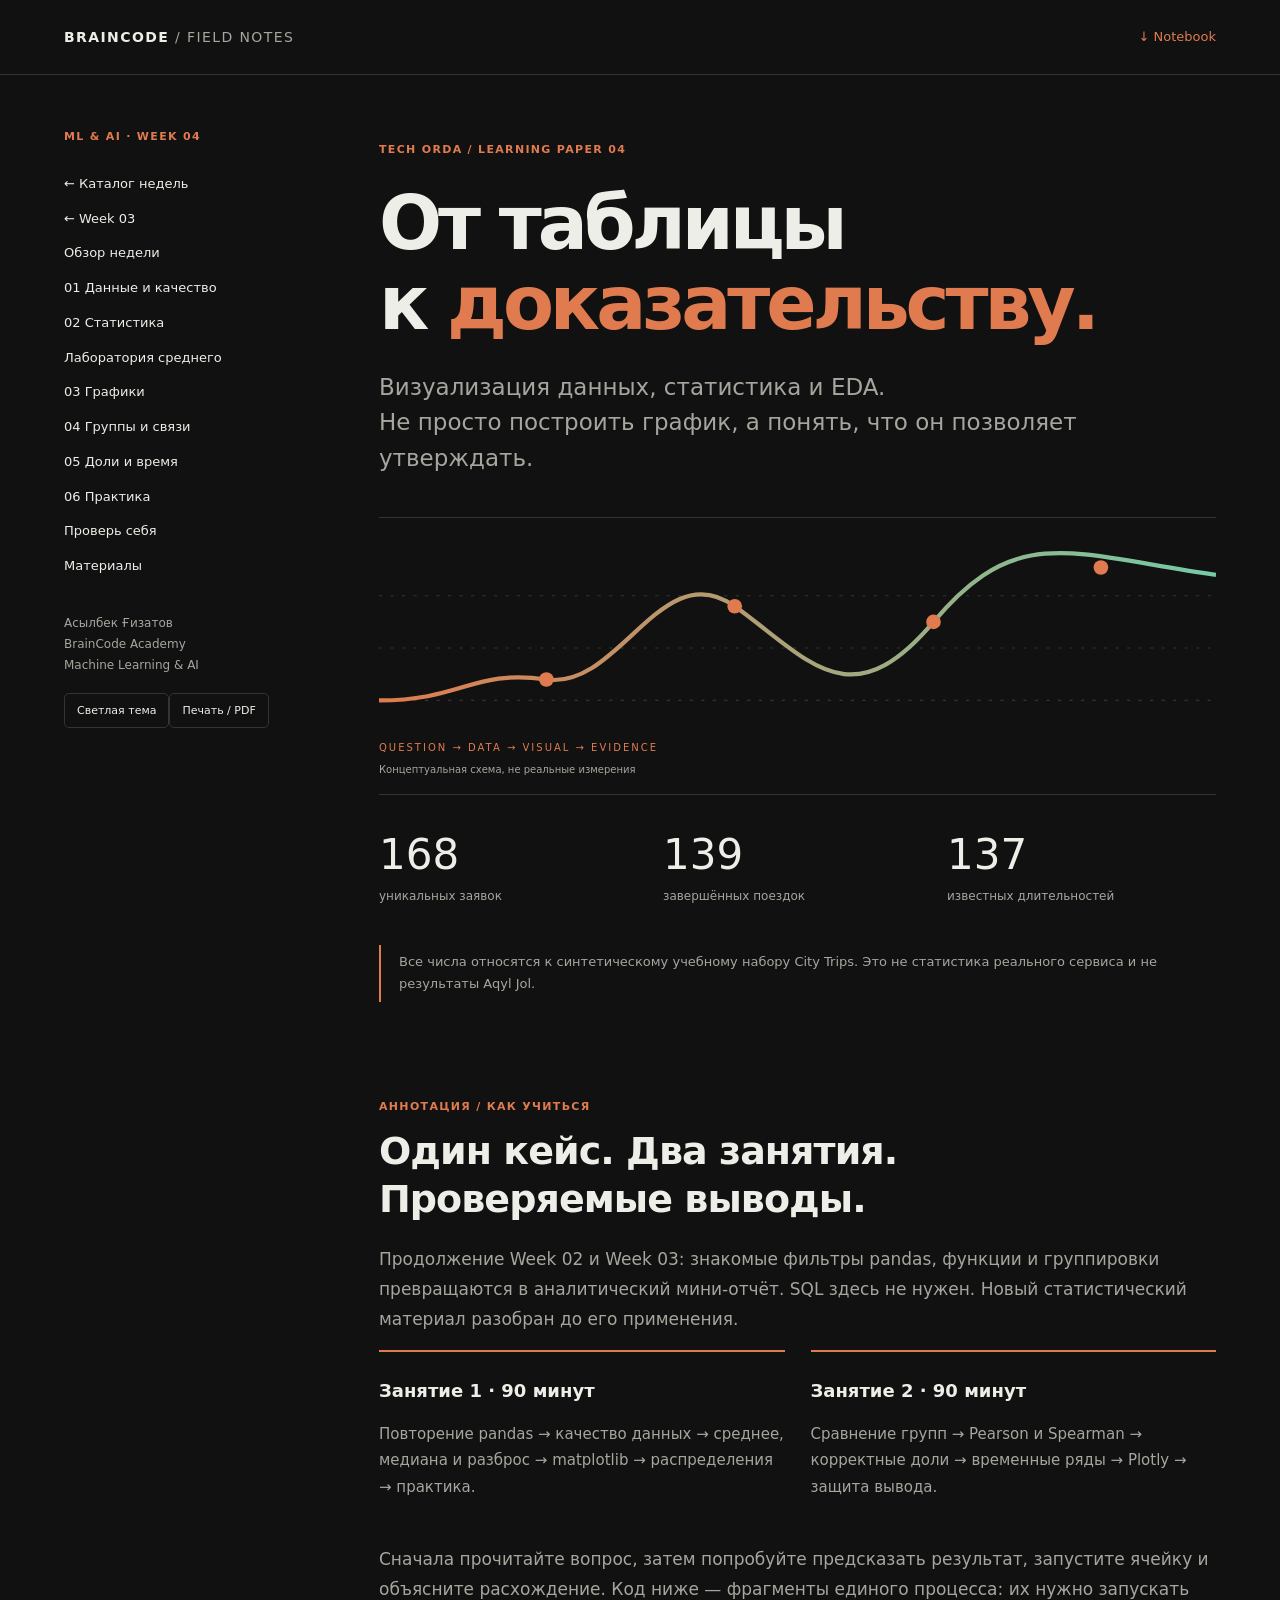
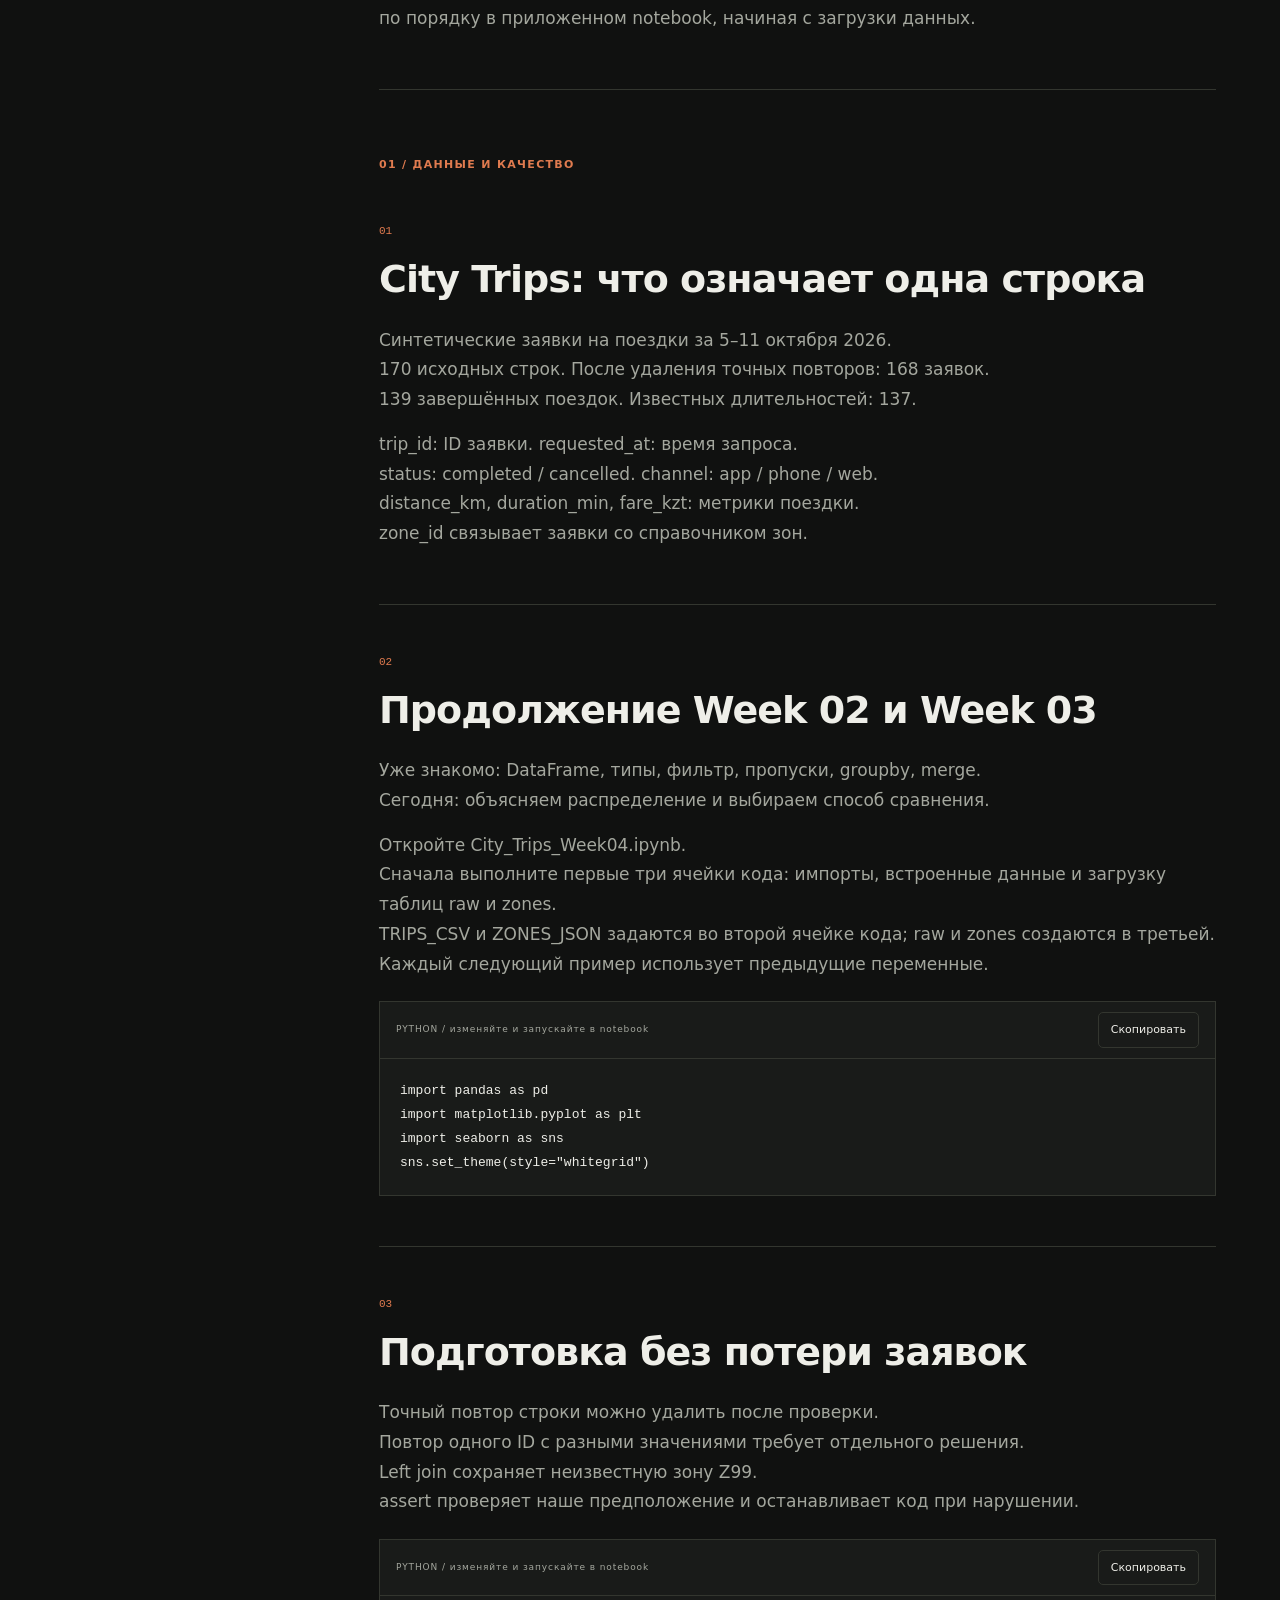
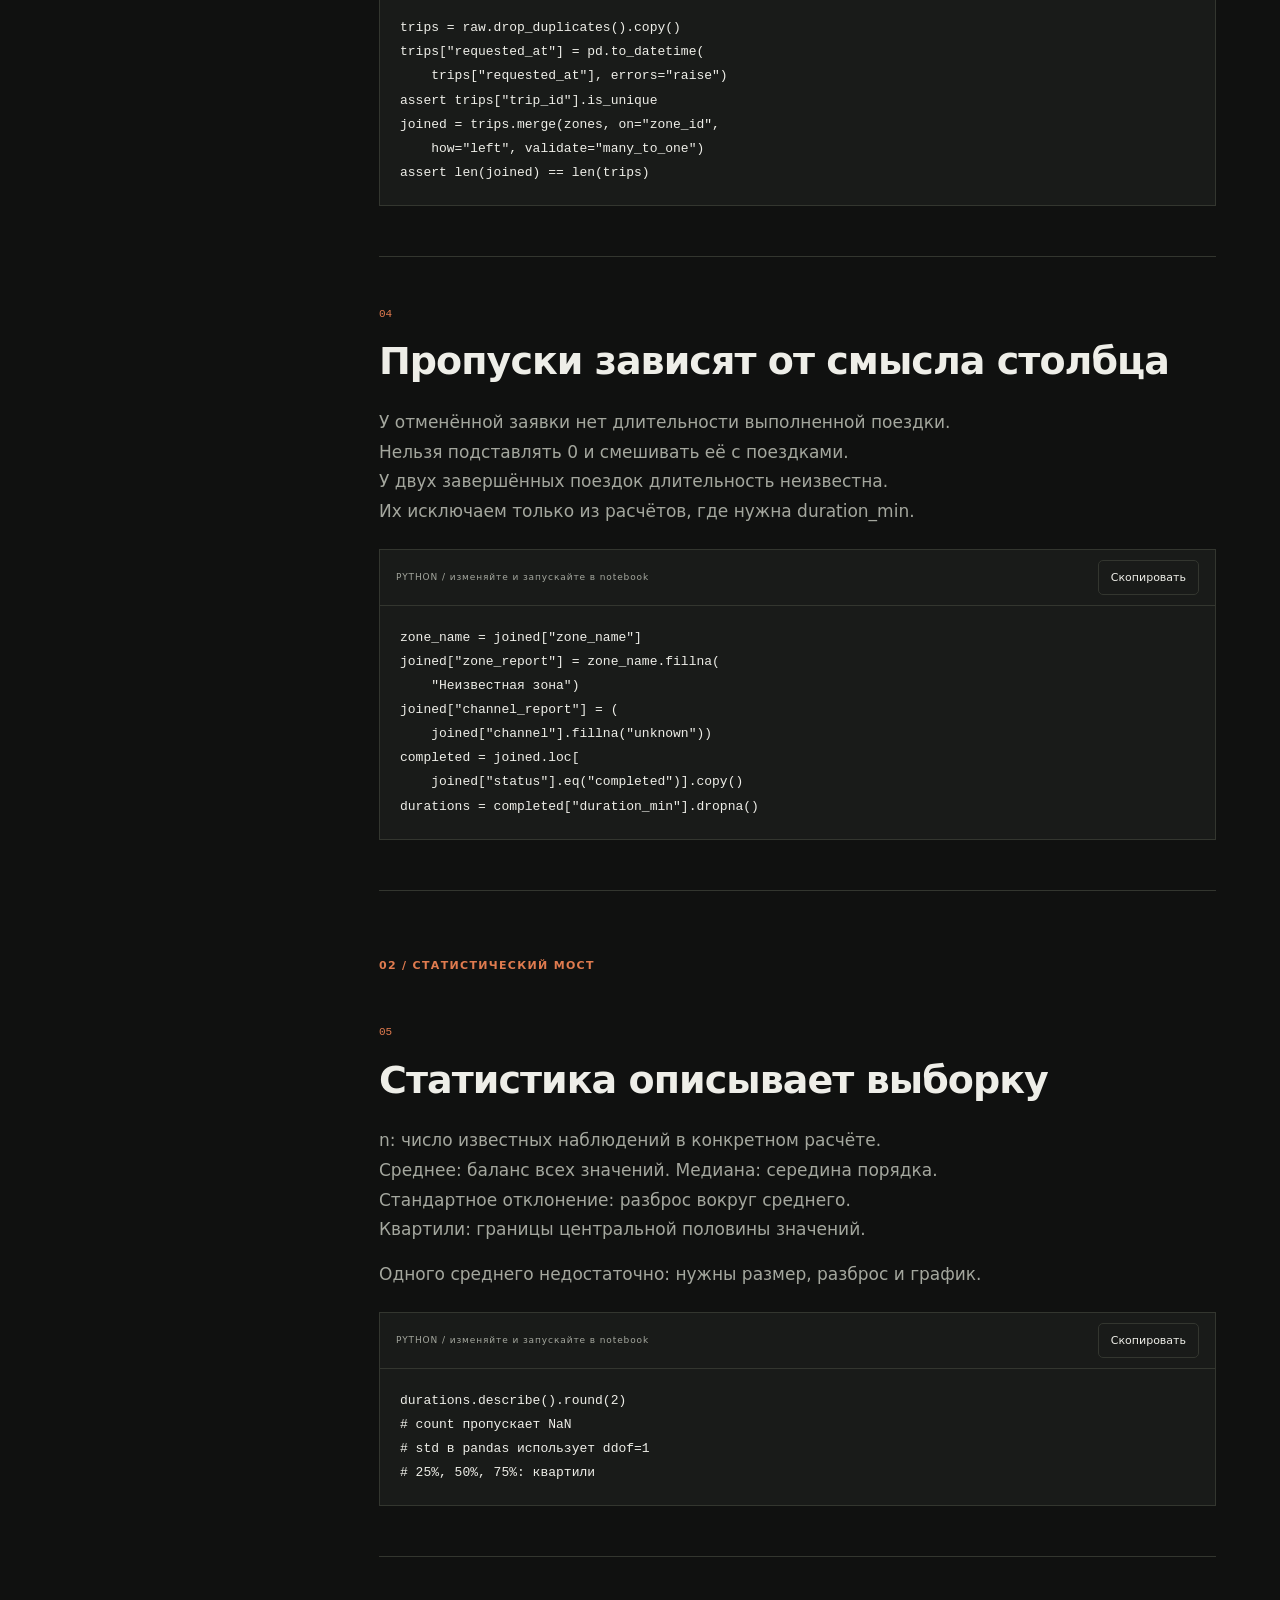
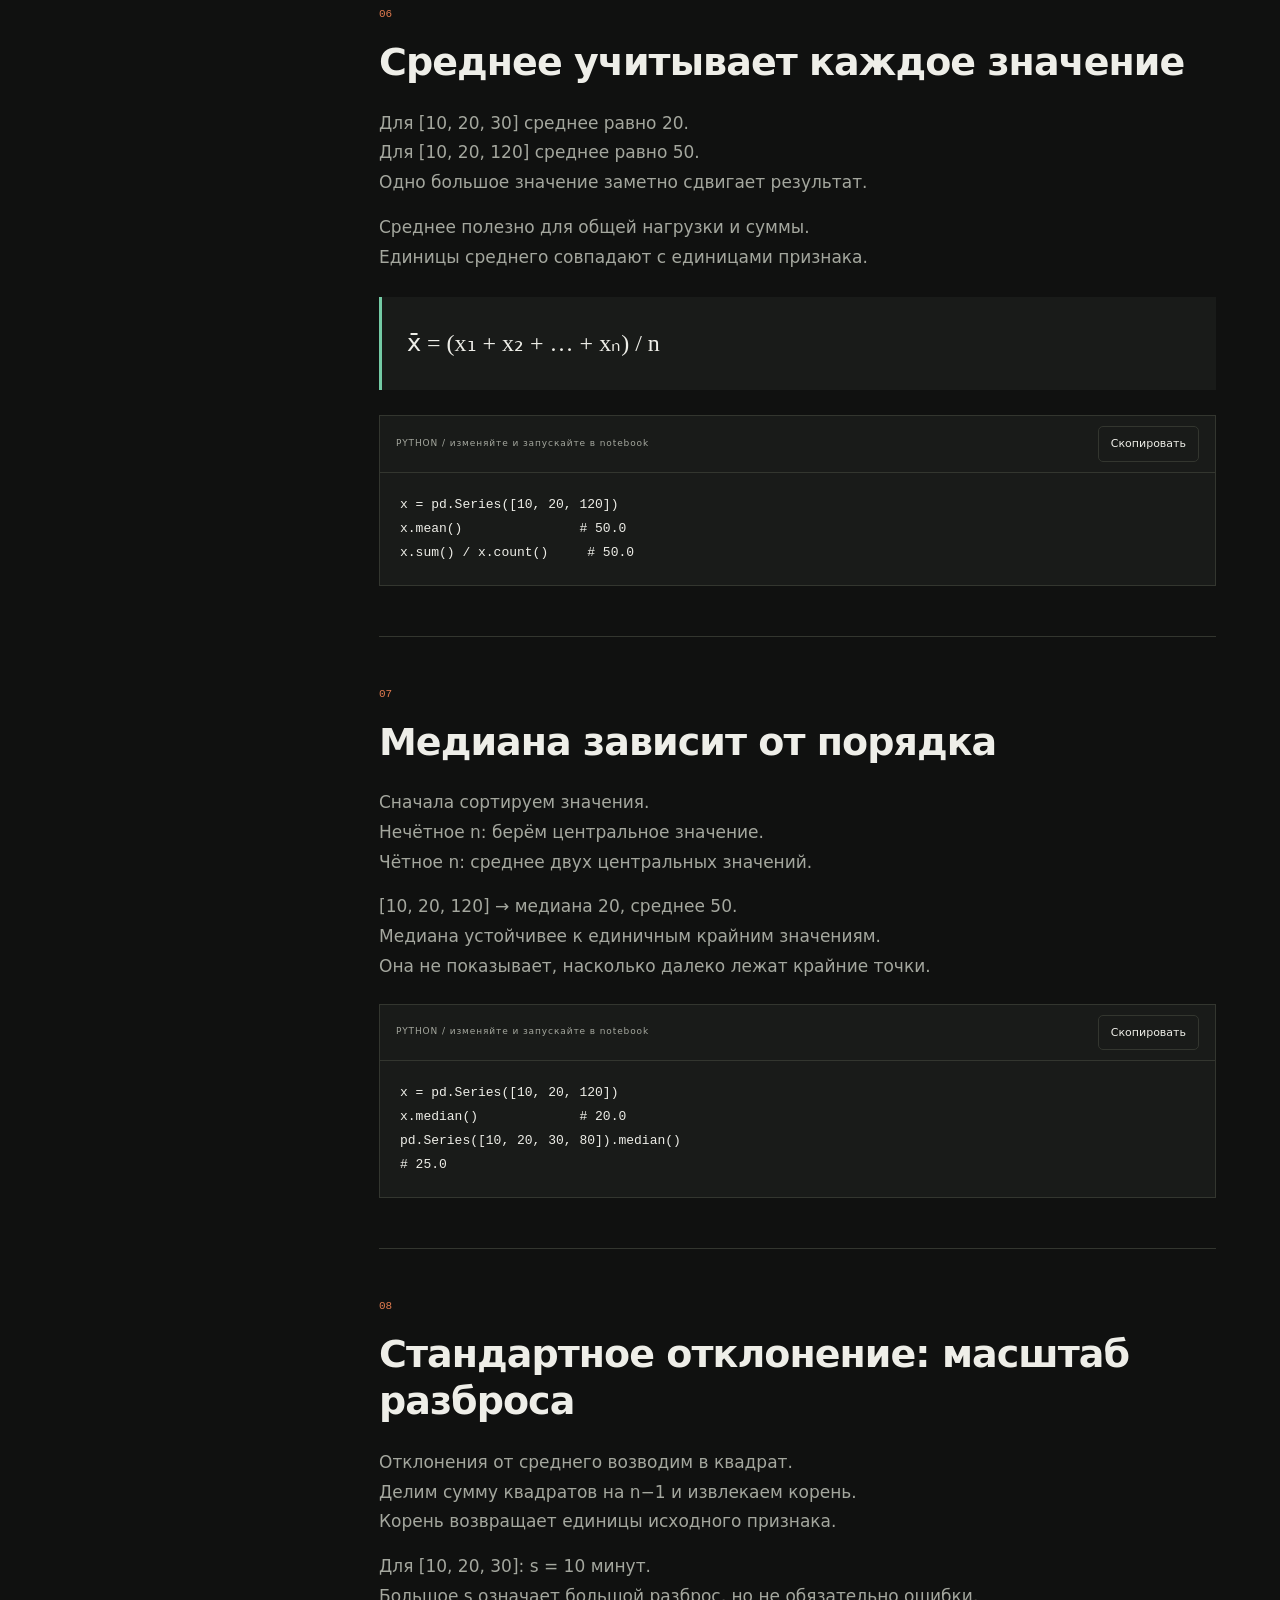
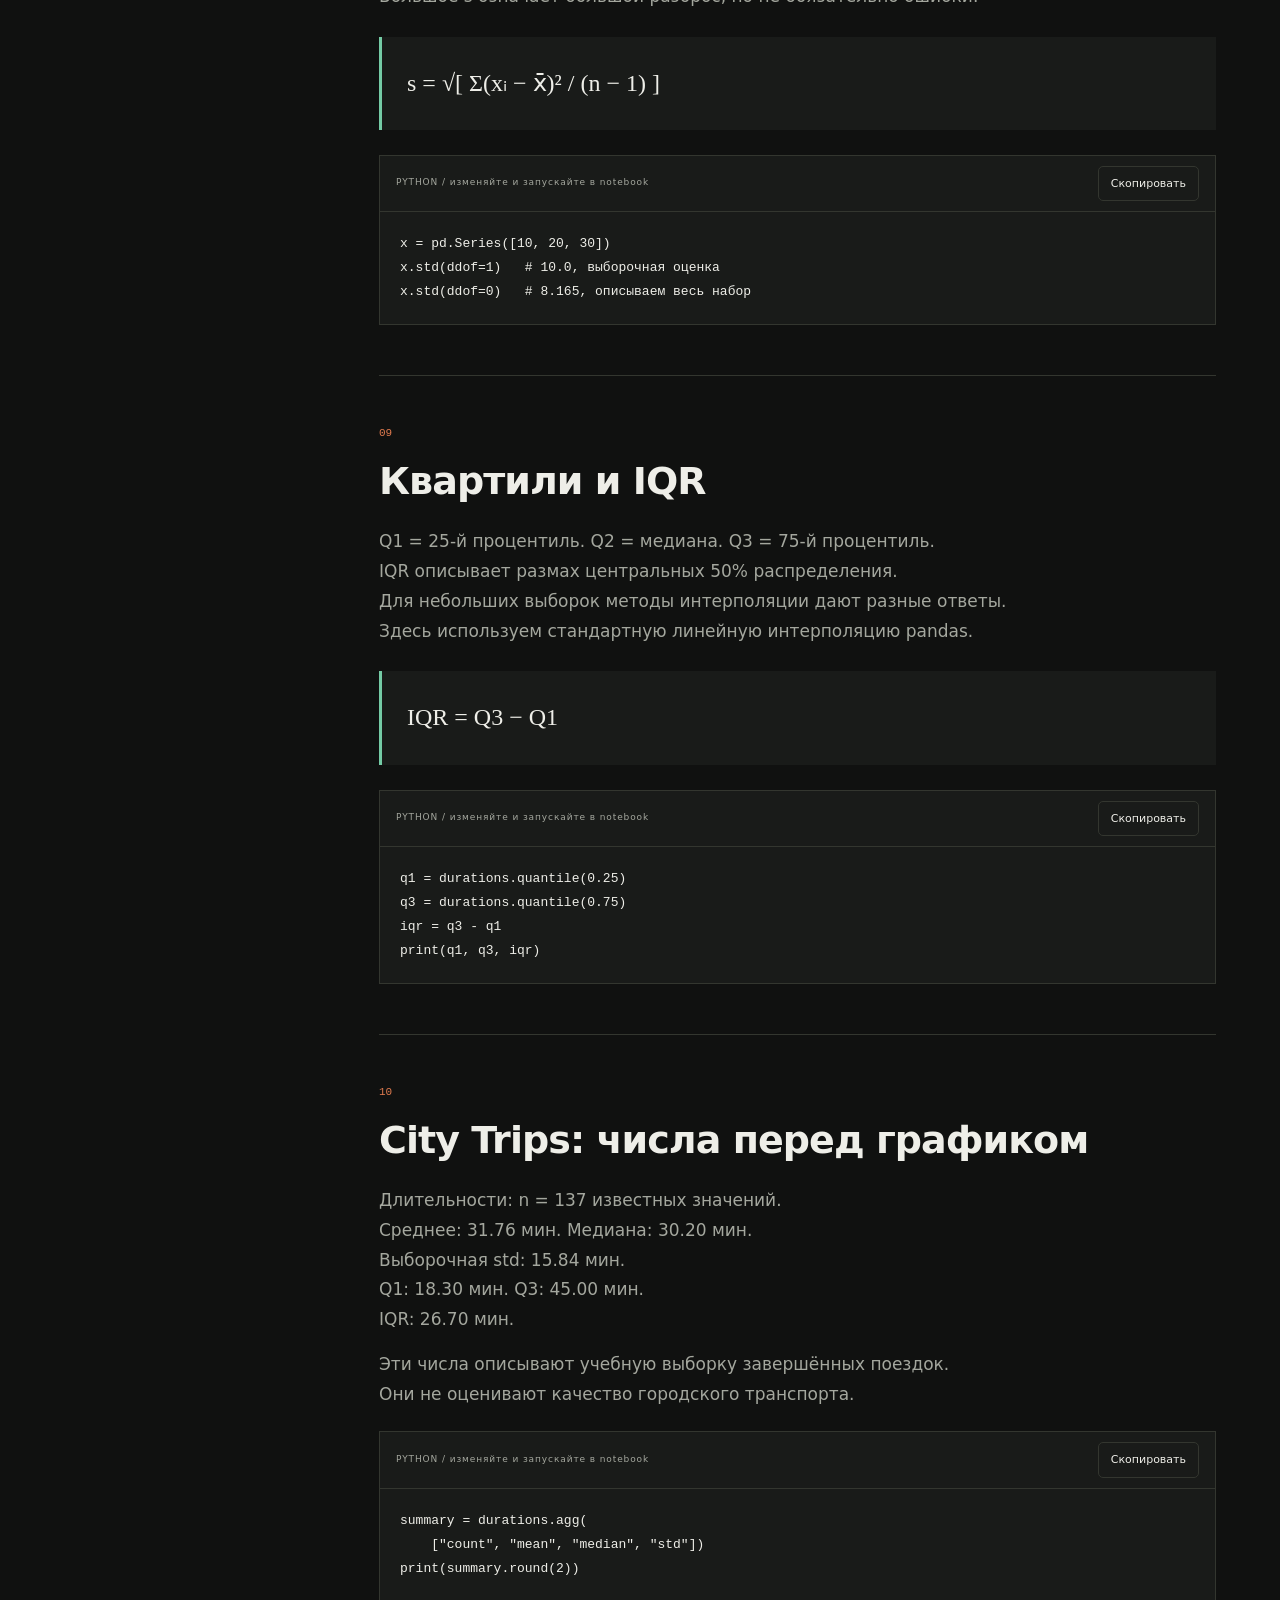
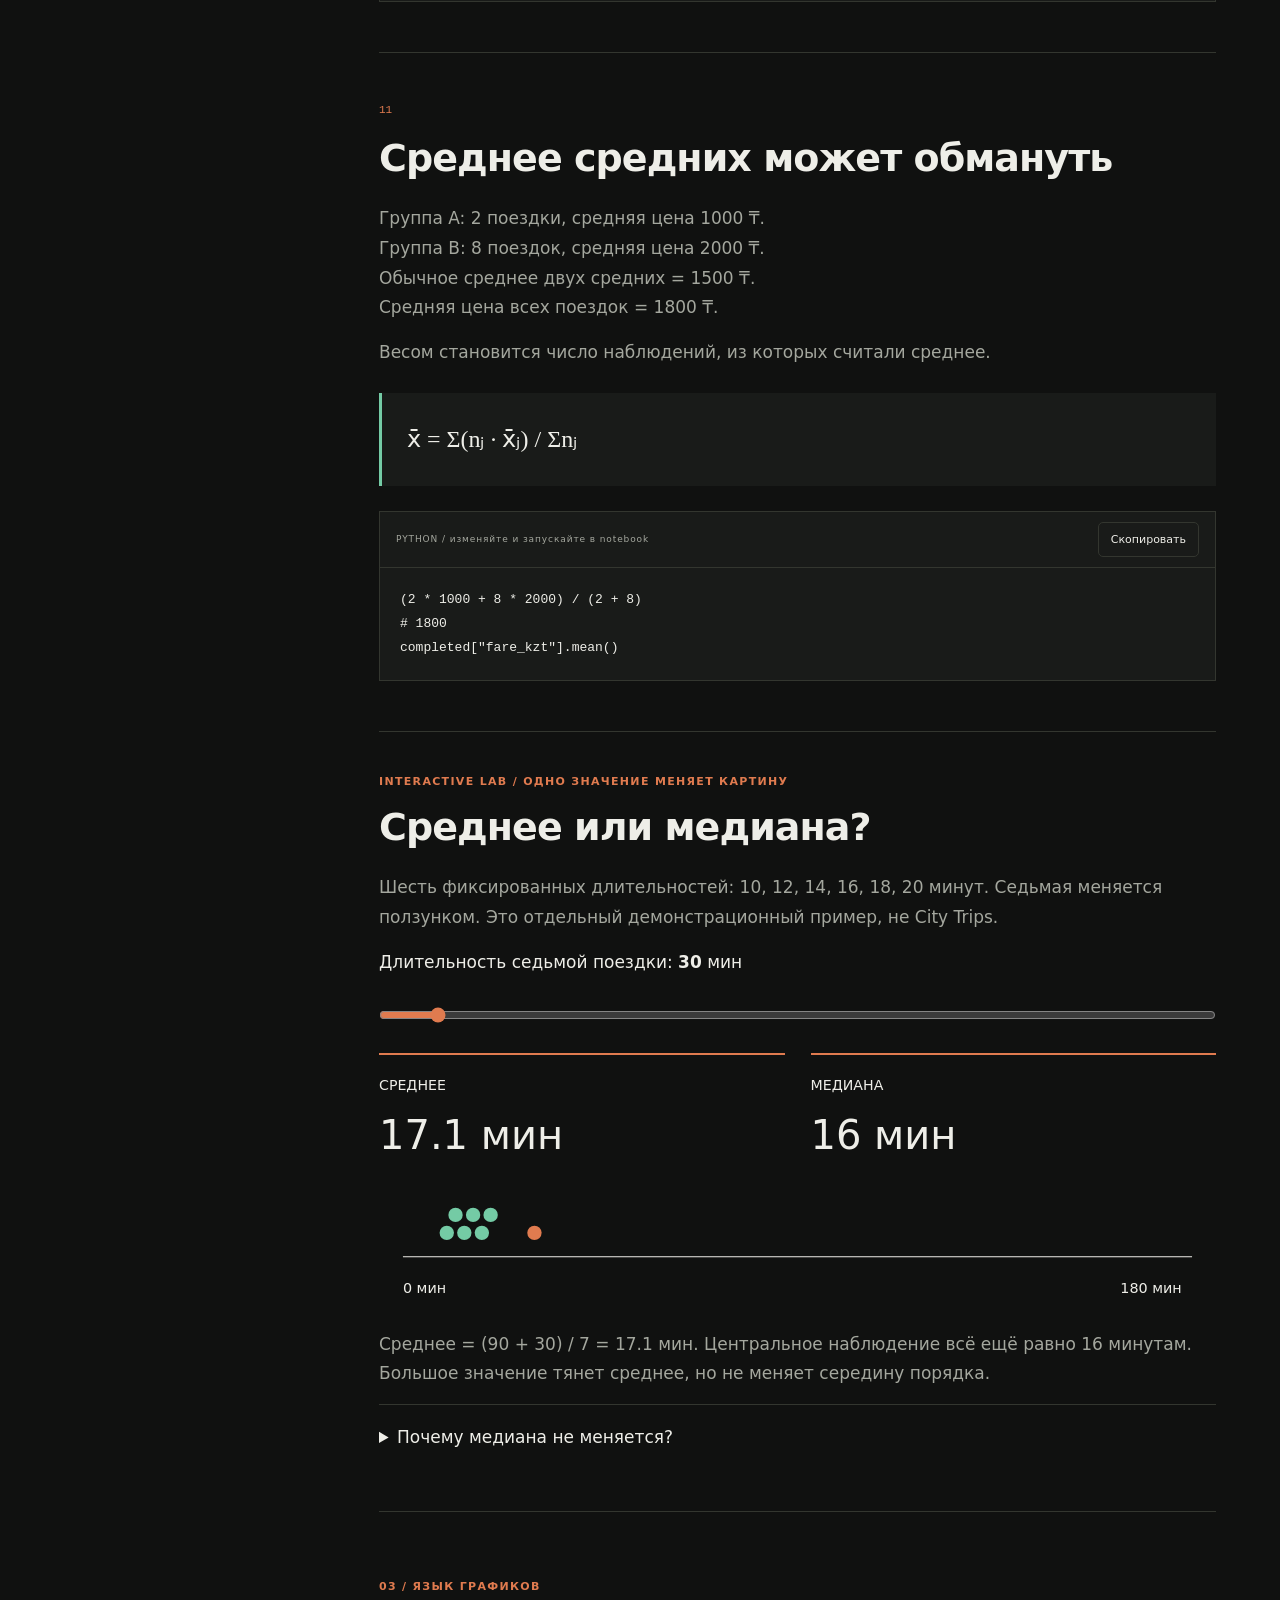
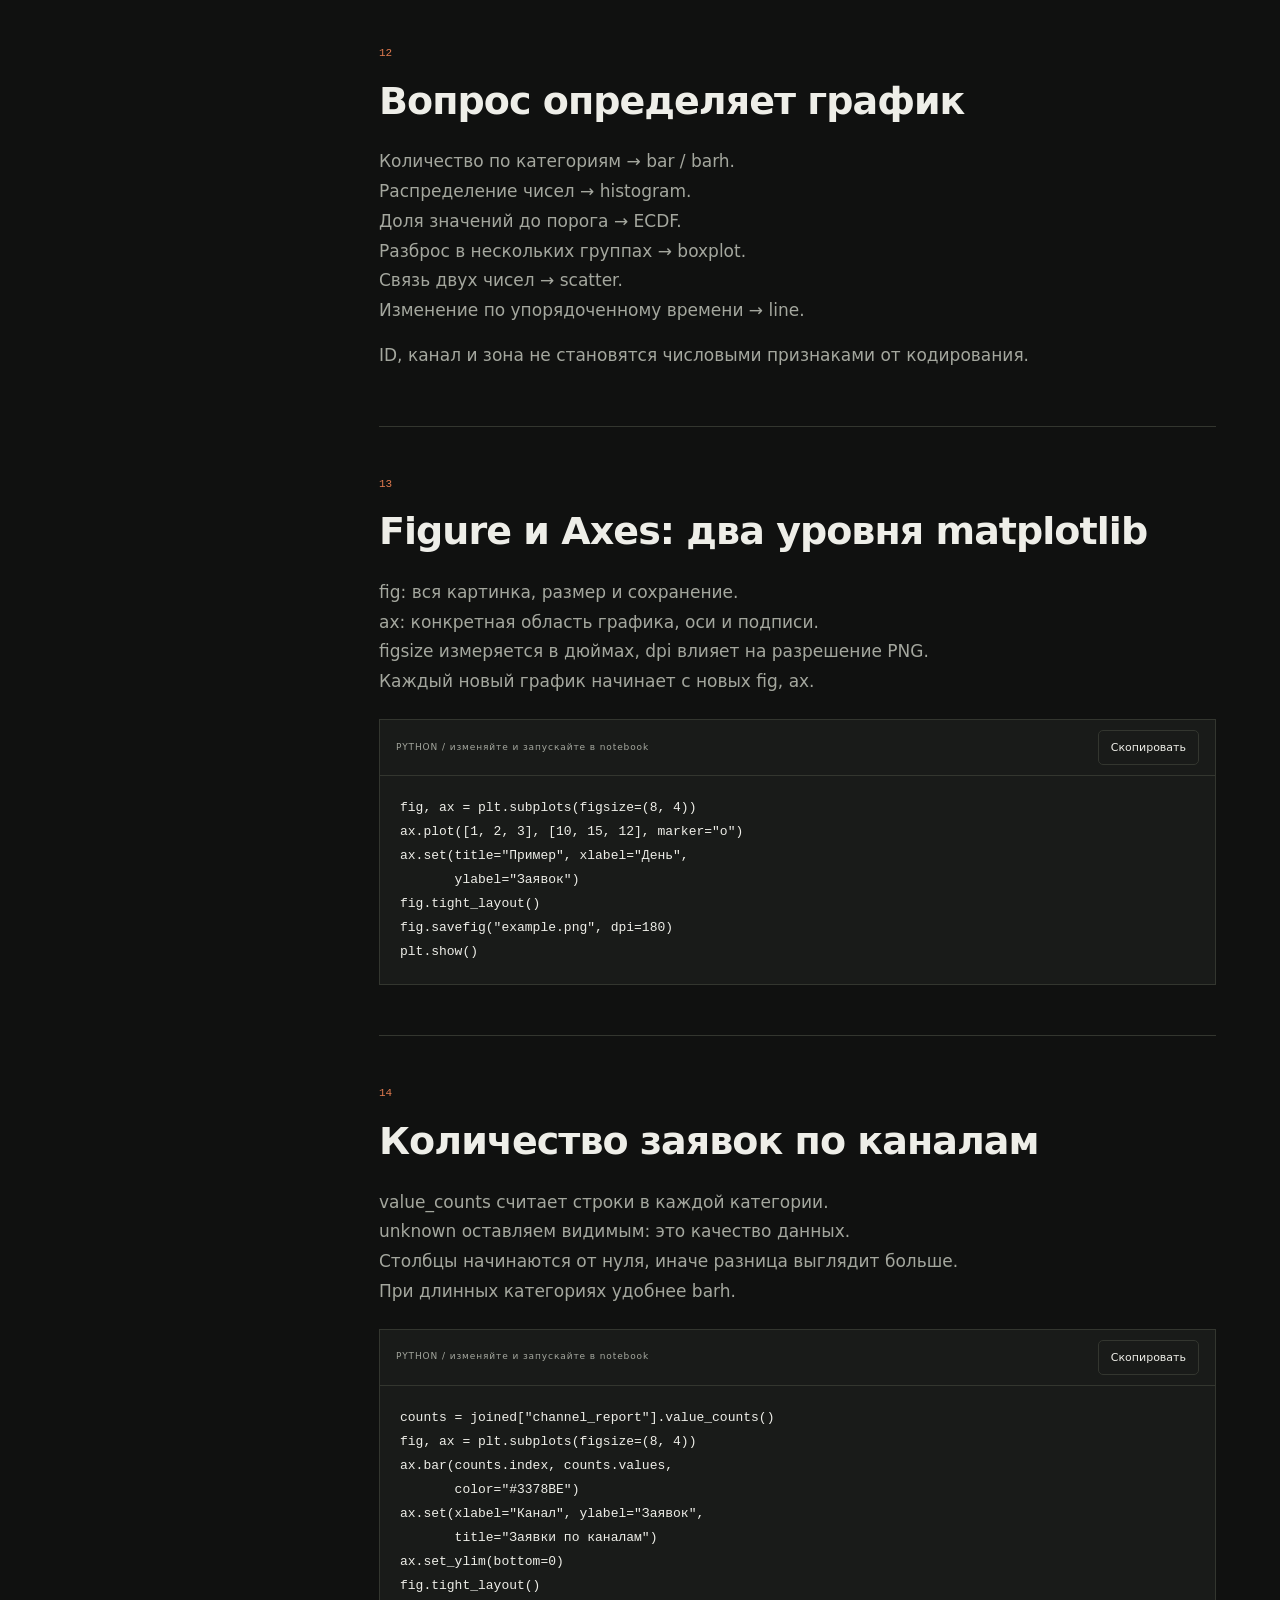
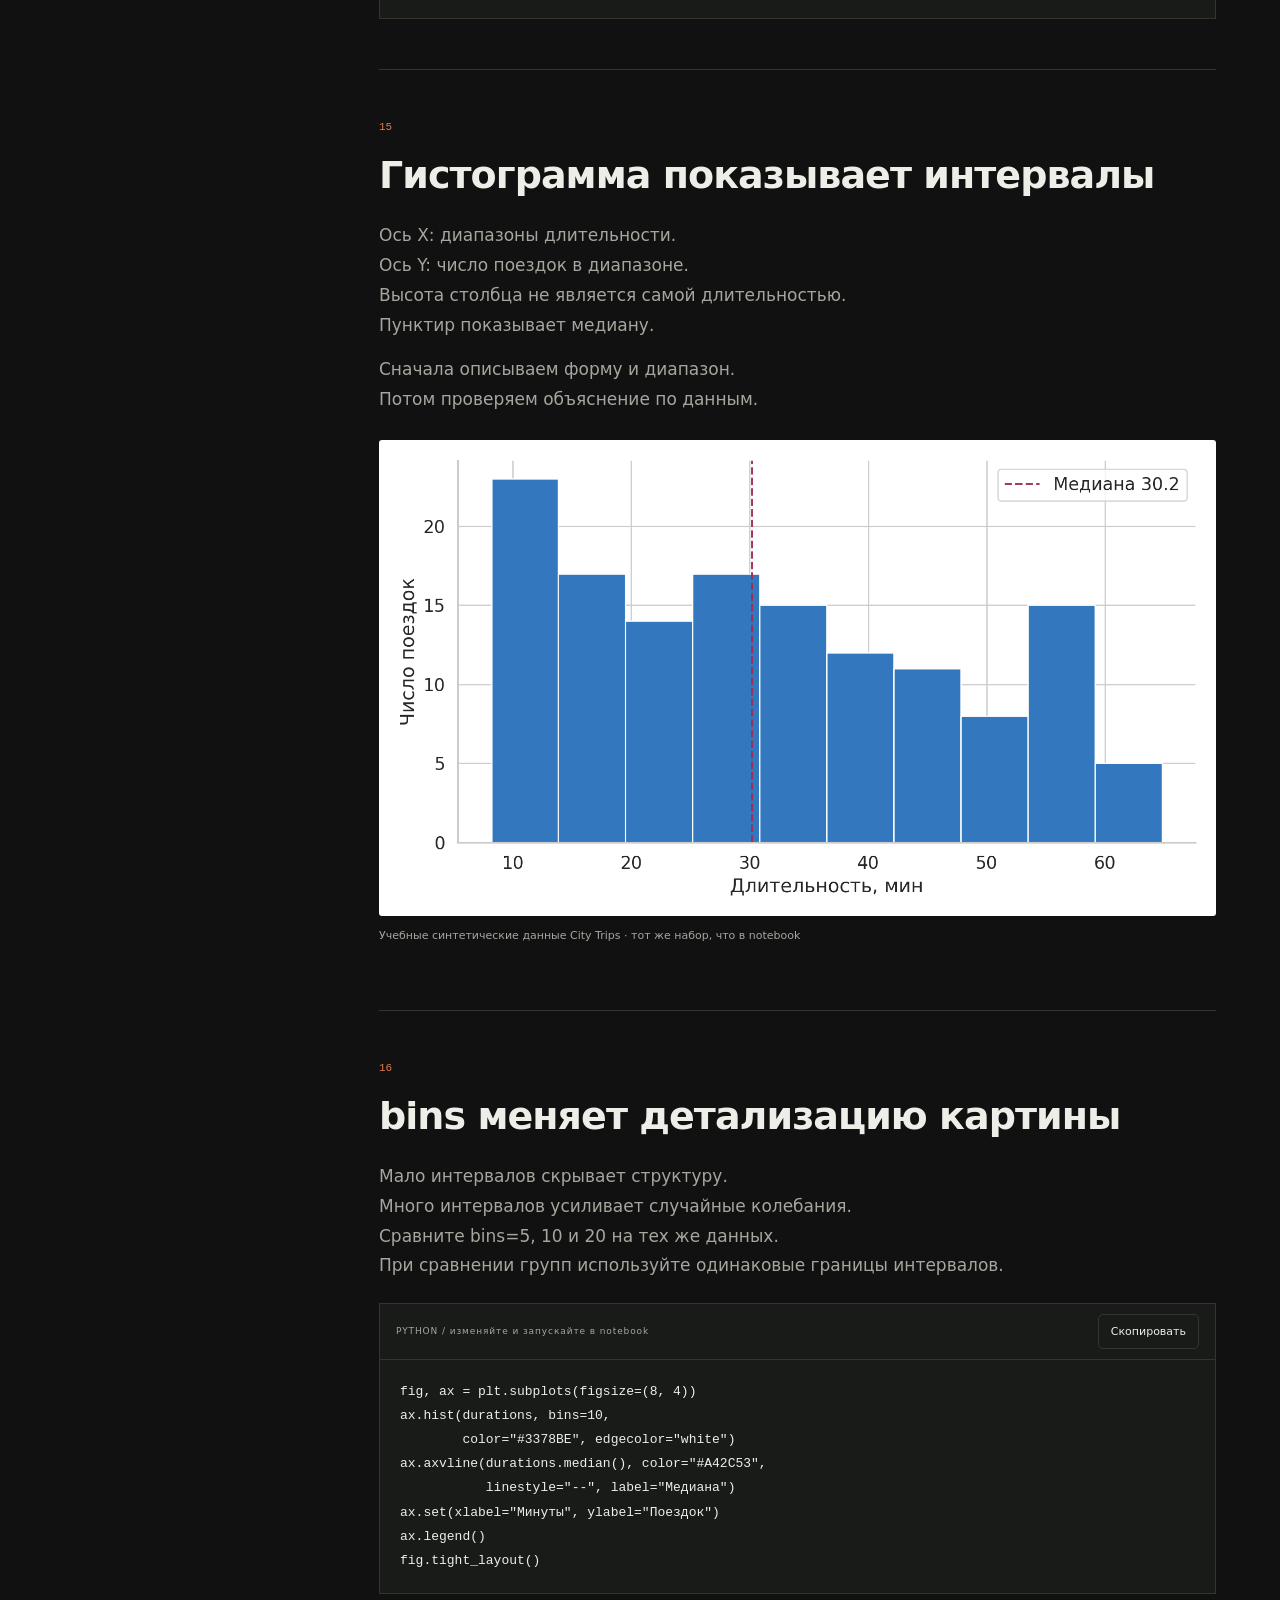
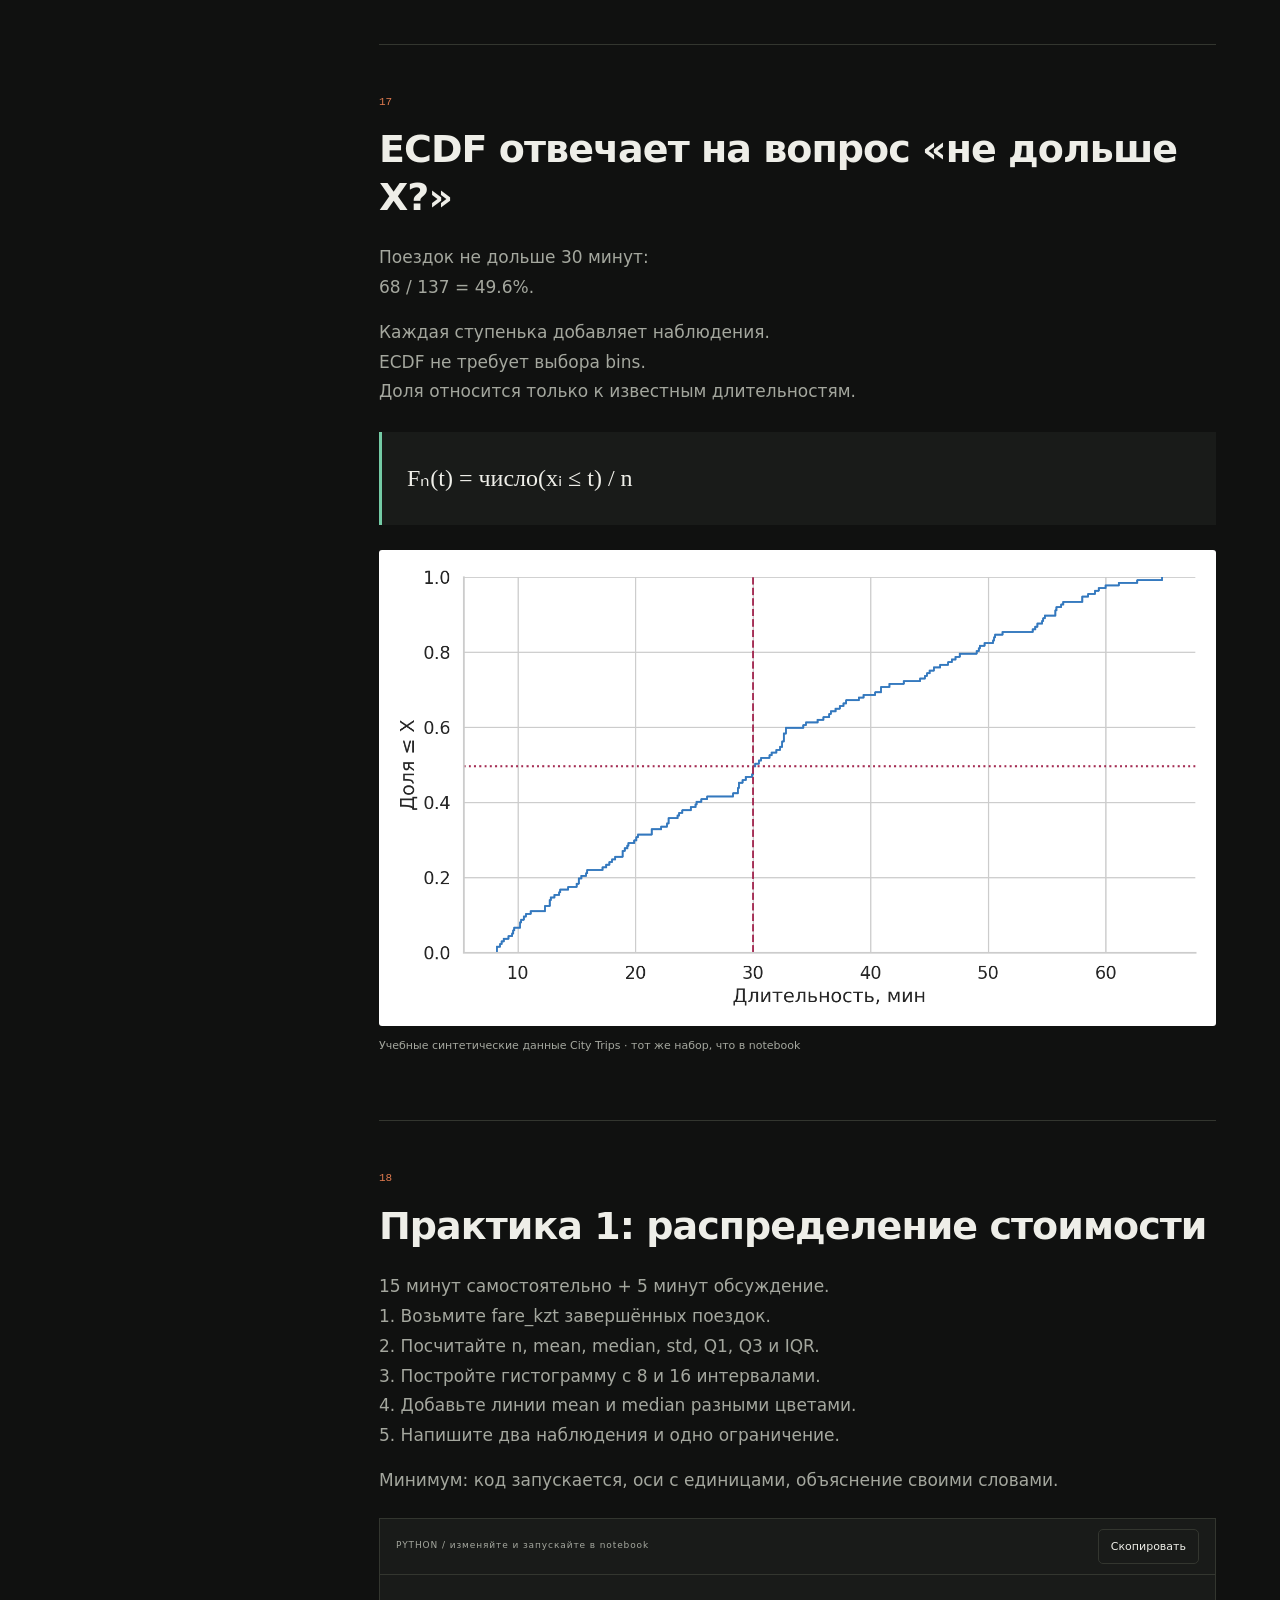
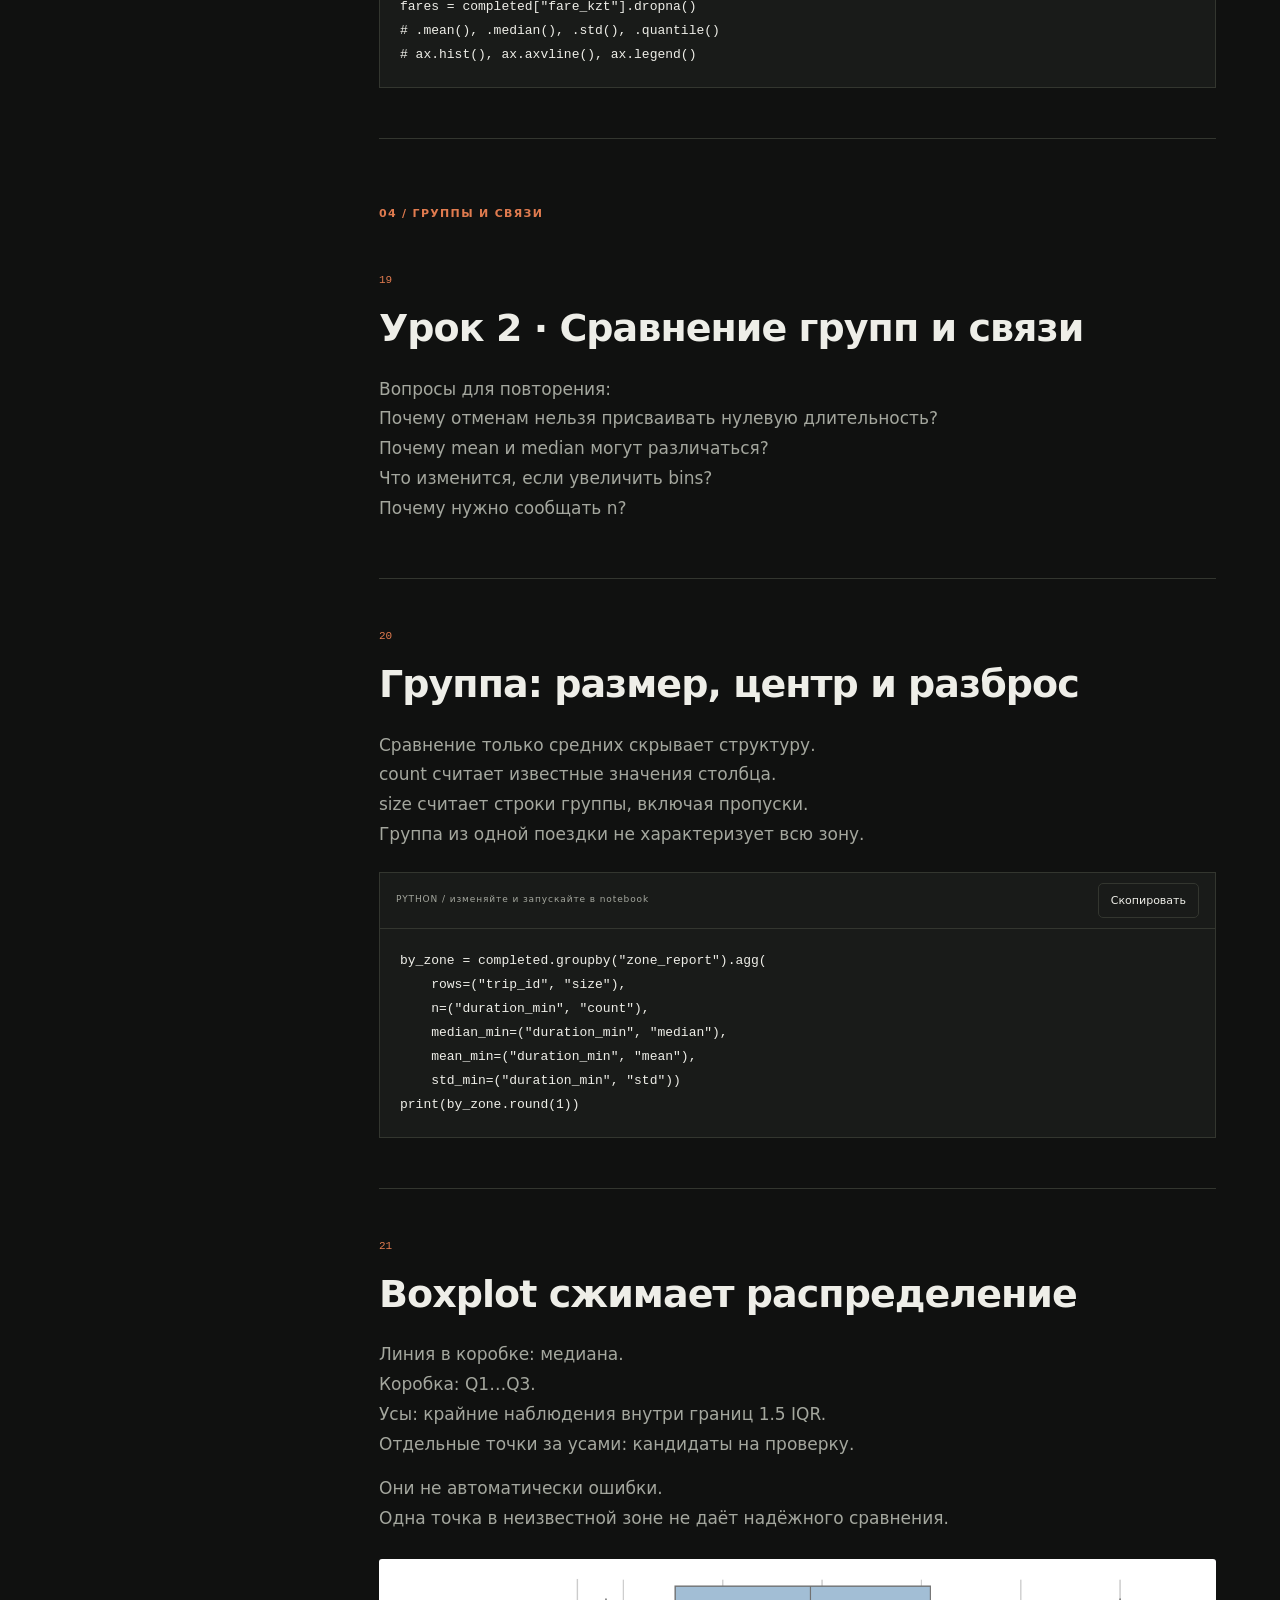
<file: week04/index.html>
<!doctype html><html lang="ru"><head><meta charset="utf-8"><meta name="viewport" content="width=device-width,initial-scale=1"><meta name="theme-color" content="#101110"><meta name="description" content="Week 04 BrainCode Academy: интерактивный учебник по визуализации, статистике и EDA на City Trips. Формулы, Python, графики и практика."><title>Week 04 · Visual EDA — BrainCode Academy</title><link rel="stylesheet" href="style.css"></head><body><div id="progress"></div><header><a href="#top" class="brand">BRAINCODE<span> / FIELD NOTES</span></a><a href="City_Trips_Week04.ipynb" download class="download">↓ Notebook</a></header><div class="shell"><aside><small>ML & AI · WEEK 04</small><nav><a href="/course/">← Каталог недель</a><a href="/week03/">← Week 03</a><a href="#top">Обзор недели</a><a href="#s3">01 Данные и качество</a><a href="#s7">02 Статистика</a><a href="#lab">Лаборатория среднего</a><a href="#s14">03 Графики</a><a href="#s21">04 Группы и связи</a><a href="#s31">05 Доли и время</a><a href="#s35">06 Практика</a><a href="#check">Проверь себя</a><a href="#resources">Материалы</a></nav><p>Асылбек Ғизатов<br>BrainCode Academy<br>Machine Learning & AI</p><button id="theme">Светлая тема</button><button onclick="window.print()">Печать / PDF</button></aside><main><div id="top" class="hero"><div class="eyebrow">TECH ORDA / LEARNING PAPER 04</div><h1>От таблицы<br>к <em>доказательству.</em></h1><p class="lead">Визуализация данных, статистика и EDA.<br>Не просто построить график, а понять, что он позволяет утверждать.</p><div class="hero-chart" aria-label="Схематическая визуализация аналитического процесса"><svg viewBox="0 0 800 190" role="img"><title>От отдельных наблюдений к распределению и аналитическому выводу</title><defs><linearGradient id="g"><stop stop-color="#e07b4f"/><stop offset="1" stop-color="#74cba5"/></linearGradient></defs><path d="M0 160H800M0 110H800M0 60H800" stroke="#353633" stroke-dasharray="3 8"/><path d="M0 160 C80 160 90 130 160 140 S270 20 340 70 S450 180 530 85 S660 20 800 40" fill="none" stroke="url(#g)" stroke-width="4"/><g fill="#e07b4f"><circle cx="160" cy="140" r="7"/><circle cx="340" cy="70" r="7"/><circle cx="530" cy="85" r="7"/><circle cx="690" cy="33" r="7"/></g></svg><span>QUESTION → DATA → VISUAL → EVIDENCE</span><small>Концептуальная схема, не реальные измерения</small></div><div class="metrics"><div><strong>168</strong><span>уникальных заявок</span></div><div><strong>139</strong><span>завершённых поездок</span></div><div><strong>137</strong><span>известных длительностей</span></div></div><div class="callout">Все числа относятся к синтетическому учебному набору City Trips. Это не статистика реального сервиса и не результаты Aqyl Jol.</div></div><section class="abstract"><div class="eyebrow">АННОТАЦИЯ / КАК УЧИТЬСЯ</div><h2>Один кейс. Два занятия.<br>Проверяемые выводы.</h2><p>Продолжение Week 02 и Week 03: знакомые фильтры pandas, функции и группировки превращаются в аналитический мини-отчёт. SQL здесь не нужен. Новый статистический материал разобран до его применения.</p><div class="two"><div><h3>Занятие 1 · 90 минут</h3><p>Повторение pandas → качество данных → среднее, медиана и разброс → matplotlib → распределения → практика.</p></div><div><h3>Занятие 2 · 90 минут</h3><p>Сравнение групп → Pearson и Spearman → корректные доли → временные ряды → Plotly → защита вывода.</p></div></div><p>Сначала прочитайте вопрос, затем попробуйте предсказать результат, запустите ячейку и объясните расхождение. Код ниже — фрагменты единого процесса: их нужно запускать по порядку в приложенном notebook, начиная с загрузки данных.</p></section><div class="chapter-label">01 / ДАННЫЕ И КАЧЕСТВО</div><section id="s3"><span class="section-num">01</span><h2>City Trips: что означает одна строка</h2><p>Синтетические заявки на поездки за 5–11 октября 2026.<br>170 исходных строк. После удаления точных повторов: 168 заявок.<br>139 завершённых поездок. Известных длительностей: 137.</p><p>trip_id: ID заявки. requested_at: время запроса.<br>status: completed / cancelled. channel: app / phone / web.<br>distance_km, duration_min, fare_kzt: метрики поездки.<br>zone_id связывает заявки со справочником зон.</p></section>
<section id="s4"><span class="section-num">02</span><h2>Продолжение Week 02 и Week 03</h2><p>Уже знакомо: DataFrame, типы, фильтр, пропуски, groupby, merge.<br>Сегодня: объясняем распределение и выбираем способ сравнения.</p><p>Откройте City_Trips_Week04.ipynb.<br>Сначала выполните первые три ячейки кода: импорты, встроенные данные и загрузку таблиц raw и zones.<br>TRIPS_CSV и ZONES_JSON задаются во второй ячейке кода; raw и zones создаются в третьей.<br>Каждый следующий пример использует предыдущие переменные.</p><div class="code-head"><span>PYTHON / изменяйте и запускайте в notebook</span><button class="copy">Скопировать</button></div><pre><code>import pandas as pd
import matplotlib.pyplot as plt
import seaborn as sns
sns.set_theme(style=&quot;whitegrid&quot;)</code></pre></section>
<section id="s5"><span class="section-num">03</span><h2>Подготовка без потери заявок</h2><p>Точный повтор строки можно удалить после проверки.<br>Повтор одного ID с разными значениями требует отдельного решения.<br>Left join сохраняет неизвестную зону Z99.<br>assert проверяет наше предположение и останавливает код при нарушении.</p><div class="code-head"><span>PYTHON / изменяйте и запускайте в notebook</span><button class="copy">Скопировать</button></div><pre><code>trips = raw.drop_duplicates().copy()
trips[&quot;requested_at&quot;] = pd.to_datetime(
    trips[&quot;requested_at&quot;], errors=&quot;raise&quot;)
assert trips[&quot;trip_id&quot;].is_unique
joined = trips.merge(zones, on=&quot;zone_id&quot;,
    how=&quot;left&quot;, validate=&quot;many_to_one&quot;)
assert len(joined) == len(trips)</code></pre></section>
<section id="s6"><span class="section-num">04</span><h2>Пропуски зависят от смысла столбца</h2><p>У отменённой заявки нет длительности выполненной поездки.<br>Нельзя подставлять 0 и смешивать её с поездками.<br>У двух завершённых поездок длительность неизвестна.<br>Их исключаем только из расчётов, где нужна duration_min.</p><div class="code-head"><span>PYTHON / изменяйте и запускайте в notebook</span><button class="copy">Скопировать</button></div><pre><code>zone_name = joined[&quot;zone_name&quot;]
joined[&quot;zone_report&quot;] = zone_name.fillna(
    &quot;Неизвестная зона&quot;)
joined[&quot;channel_report&quot;] = (
    joined[&quot;channel&quot;].fillna(&quot;unknown&quot;))
completed = joined.loc[
    joined[&quot;status&quot;].eq(&quot;completed&quot;)].copy()
durations = completed[&quot;duration_min&quot;].dropna()</code></pre></section>
<div class="chapter-label">02 / СТАТИСТИЧЕСКИЙ МОСТ</div><section id="s7"><span class="section-num">05</span><h2>Статистика описывает выборку</h2><p>n: число известных наблюдений в конкретном расчёте.<br>Среднее: баланс всех значений. Медиана: середина порядка.<br>Стандартное отклонение: разброс вокруг среднего.<br>Квартили: границы центральной половины значений.</p><p>Одного среднего недостаточно: нужны размер, разброс и график.</p><div class="code-head"><span>PYTHON / изменяйте и запускайте в notebook</span><button class="copy">Скопировать</button></div><pre><code>durations.describe().round(2)
# count пропускает NaN
# std в pandas использует ddof=1
# 25%, 50%, 75%: квартили</code></pre></section>
<section id="s8"><span class="section-num">06</span><h2>Среднее учитывает каждое значение</h2><p>Для [10, 20, 30] среднее равно 20.<br>Для [10, 20, 120] среднее равно 50.<br>Одно большое значение заметно сдвигает результат.</p><p>Среднее полезно для общей нагрузки и суммы.<br>Единицы среднего совпадают с единицами признака.</p><div class="formula" role="math">x̄ = (x₁ + x₂ + … + xₙ) / n</div><div class="code-head"><span>PYTHON / изменяйте и запускайте в notebook</span><button class="copy">Скопировать</button></div><pre><code>x = pd.Series([10, 20, 120])
x.mean()               # 50.0
x.sum() / x.count()     # 50.0</code></pre></section>
<section id="s9"><span class="section-num">07</span><h2>Медиана зависит от порядка</h2><p>Сначала сортируем значения.<br>Нечётное n: берём центральное значение.<br>Чётное n: среднее двух центральных значений.</p><p>[10, 20, 120] → медиана 20, среднее 50.<br>Медиана устойчивее к единичным крайним значениям.<br>Она не показывает, насколько далеко лежат крайние точки.</p><div class="code-head"><span>PYTHON / изменяйте и запускайте в notebook</span><button class="copy">Скопировать</button></div><pre><code>x = pd.Series([10, 20, 120])
x.median()             # 20.0
pd.Series([10, 20, 30, 80]).median()
# 25.0</code></pre></section>
<section id="s10"><span class="section-num">08</span><h2>Стандартное отклонение: масштаб разброса</h2><p>Отклонения от среднего возводим в квадрат.<br>Делим сумму квадратов на n−1 и извлекаем корень.<br>Корень возвращает единицы исходного признака.</p><p>Для [10, 20, 30]: s = 10 минут.<br>Большое s означает большой разброс, но не обязательно ошибки.</p><div class="formula" role="math">s = √[ Σ(xᵢ − x̄)² / (n − 1) ]</div><div class="code-head"><span>PYTHON / изменяйте и запускайте в notebook</span><button class="copy">Скопировать</button></div><pre><code>x = pd.Series([10, 20, 30])
x.std(ddof=1)   # 10.0, выборочная оценка
x.std(ddof=0)   # 8.165, описываем весь набор</code></pre></section>
<section id="s11"><span class="section-num">09</span><h2>Квартили и IQR</h2><p>Q1 = 25-й процентиль. Q2 = медиана. Q3 = 75-й процентиль.<br>IQR описывает размах центральных 50% распределения.<br>Для небольших выборок методы интерполяции дают разные ответы.<br>Здесь используем стандартную линейную интерполяцию pandas.</p><div class="formula" role="math">IQR = Q3 − Q1</div><div class="code-head"><span>PYTHON / изменяйте и запускайте в notebook</span><button class="copy">Скопировать</button></div><pre><code>q1 = durations.quantile(0.25)
q3 = durations.quantile(0.75)
iqr = q3 - q1
print(q1, q3, iqr)</code></pre></section>
<section id="s12"><span class="section-num">10</span><h2>City Trips: числа перед графиком</h2><p>Длительности: n = 137 известных значений.<br>Среднее: 31.76 мин. Медиана: 30.20 мин.<br>Выборочная std: 15.84 мин.<br>Q1: 18.30 мин. Q3: 45.00 мин.<br>IQR: 26.70 мин.</p><p>Эти числа описывают учебную выборку завершённых поездок.<br>Они не оценивают качество городского транспорта.</p><div class="code-head"><span>PYTHON / изменяйте и запускайте в notebook</span><button class="copy">Скопировать</button></div><pre><code>summary = durations.agg(
    [&quot;count&quot;, &quot;mean&quot;, &quot;median&quot;, &quot;std&quot;])
print(summary.round(2))</code></pre></section>
<section id="s13"><span class="section-num">11</span><h2>Среднее средних может обмануть</h2><p>Группа A: 2 поездки, средняя цена 1000 ₸.<br>Группа B: 8 поездок, средняя цена 2000 ₸.<br>Обычное среднее двух средних = 1500 ₸.<br>Средняя цена всех поездок = 1800 ₸.</p><p>Весом становится число наблюдений, из которых считали среднее.</p><div class="formula" role="math">x̄ = Σ(nⱼ · x̄ⱼ) / Σnⱼ</div><div class="code-head"><span>PYTHON / изменяйте и запускайте в notebook</span><button class="copy">Скопировать</button></div><pre><code>(2 * 1000 + 8 * 2000) / (2 + 8)
# 1800
completed[&quot;fare_kzt&quot;].mean()</code></pre></section>
<section id="lab"><div class="eyebrow">INTERACTIVE LAB / ОДНО ЗНАЧЕНИЕ МЕНЯЕТ КАРТИНУ</div><h2>Среднее или медиана?</h2><p>Шесть фиксированных длительностей: 10, 12, 14, 16, 18, 20 минут. Седьмая меняется ползунком. Это отдельный демонстрационный пример, не City Trips.</p><label for="extreme">Длительность седьмой поездки: <strong id="val">30</strong> мин</label><input id="extreme" type="range" min="20" max="180" value="30" step="1"><div class="two"><div><small>СРЕДНЕЕ</small><strong class="lab-number" id="mean"></strong></div><div><small>МЕДИАНА</small><strong class="lab-number" id="median"></strong></div></div><svg id="labsvg" viewBox="0 0 700 100" role="img" aria-label="Положение семи наблюдений на шкале от 0 до 180 минут"></svg><p id="labexplain"></p><details><summary>Почему медиана не меняется?</summary><p>После сортировки центральный, четвёртый элемент равен 16. Изменяется только последний элемент. Среднее использует все значения, поэтому реагирует на каждую минуту.</p></details></section><div class="chapter-label">03 / ЯЗЫК ГРАФИКОВ</div><section id="s14"><span class="section-num">12</span><h2>Вопрос определяет график</h2><p>Количество по категориям → bar / barh.<br>Распределение чисел → histogram.<br>Доля значений до порога → ECDF.<br>Разброс в нескольких группах → boxplot.<br>Связь двух чисел → scatter.<br>Изменение по упорядоченному времени → line.</p><p>ID, канал и зона не становятся числовыми признаками от кодирования.</p></section>
<section id="s15"><span class="section-num">13</span><h2>Figure и Axes: два уровня matplotlib</h2><p>fig: вся картинка, размер и сохранение.<br>ax: конкретная область графика, оси и подписи.<br>figsize измеряется в дюймах, dpi влияет на разрешение PNG.<br>Каждый новый график начинает с новых fig, ax.</p><div class="code-head"><span>PYTHON / изменяйте и запускайте в notebook</span><button class="copy">Скопировать</button></div><pre><code>fig, ax = plt.subplots(figsize=(8, 4))
ax.plot([1, 2, 3], [10, 15, 12], marker=&quot;o&quot;)
ax.set(title=&quot;Пример&quot;, xlabel=&quot;День&quot;,
       ylabel=&quot;Заявок&quot;)
fig.tight_layout()
fig.savefig(&quot;example.png&quot;, dpi=180)
plt.show()</code></pre></section>
<section id="s16"><span class="section-num">14</span><h2>Количество заявок по каналам</h2><p>value_counts считает строки в каждой категории.<br>unknown оставляем видимым: это качество данных.<br>Столбцы начинаются от нуля, иначе разница выглядит больше.<br>При длинных категориях удобнее barh.</p><div class="code-head"><span>PYTHON / изменяйте и запускайте в notebook</span><button class="copy">Скопировать</button></div><pre><code>counts = joined[&quot;channel_report&quot;].value_counts()
fig, ax = plt.subplots(figsize=(8, 4))
ax.bar(counts.index, counts.values,
       color=&quot;#3378BE&quot;)
ax.set(xlabel=&quot;Канал&quot;, ylabel=&quot;Заявок&quot;,
       title=&quot;Заявки по каналам&quot;)
ax.set_ylim(bottom=0)
fig.tight_layout()</code></pre></section>
<section id="s17"><span class="section-num">15</span><h2>Гистограмма показывает интервалы</h2><p>Ось X: диапазоны длительности.<br>Ось Y: число поездок в диапазоне.<br>Высота столбца не является самой длительностью.<br>Пунктир показывает медиану.</p><p>Сначала описываем форму и диапазон.<br>Потом проверяем объяснение по данным.</p><figure><img loading="lazy" src="assets/hist.png" alt="Гистограмма показывает интервалы — график по учебным данным City Trips"><figcaption>Учебные синтетические данные City Trips · тот же набор, что в notebook</figcaption></figure></section>
<section id="s18"><span class="section-num">16</span><h2>bins меняет детализацию картины</h2><p>Мало интервалов скрывает структуру.<br>Много интервалов усиливает случайные колебания.<br>Сравните bins=5, 10 и 20 на тех же данных.<br>При сравнении групп используйте одинаковые границы интервалов.</p><div class="code-head"><span>PYTHON / изменяйте и запускайте в notebook</span><button class="copy">Скопировать</button></div><pre><code>fig, ax = plt.subplots(figsize=(8, 4))
ax.hist(durations, bins=10,
        color=&quot;#3378BE&quot;, edgecolor=&quot;white&quot;)
ax.axvline(durations.median(), color=&quot;#A42C53&quot;,
           linestyle=&quot;--&quot;, label=&quot;Медиана&quot;)
ax.set(xlabel=&quot;Минуты&quot;, ylabel=&quot;Поездок&quot;)
ax.legend()
fig.tight_layout()</code></pre></section>
<section id="s19"><span class="section-num">17</span><h2>ECDF отвечает на вопрос «не дольше X?»</h2><p>Поездок не дольше 30 минут:<br>68 / 137 = 49.6%.</p><p>Каждая ступенька добавляет наблюдения.<br>ECDF не требует выбора bins.<br>Доля относится только к известным длительностям.</p><div class="formula" role="math">Fₙ(t) = число(xᵢ ≤ t) / n</div><figure><img loading="lazy" src="assets/ecdf.png" alt="ECDF отвечает на вопрос «не дольше X?» — график по учебным данным City Trips"><figcaption>Учебные синтетические данные City Trips · тот же набор, что в notebook</figcaption></figure></section>
<section id="s20"><span class="section-num">18</span><h2>Практика 1: распределение стоимости</h2><p>15 минут самостоятельно + 5 минут обсуждение.<br>1. Возьмите fare_kzt завершённых поездок.<br>2. Посчитайте n, mean, median, std, Q1, Q3 и IQR.<br>3. Постройте гистограмму с 8 и 16 интервалами.<br>4. Добавьте линии mean и median разными цветами.<br>5. Напишите два наблюдения и одно ограничение.</p><p>Минимум: код запускается, оси с единицами, объяснение своими словами.</p><div class="code-head"><span>PYTHON / изменяйте и запускайте в notebook</span><button class="copy">Скопировать</button></div><pre><code>fares = completed[&quot;fare_kzt&quot;].dropna()
# .mean(), .median(), .std(), .quantile()
# ax.hist(), ax.axvline(), ax.legend()</code></pre></section>
<div class="chapter-label">04 / ГРУППЫ И СВЯЗИ</div><section id="s21"><span class="section-num">19</span><h2>Урок 2 · Сравнение групп и связи</h2><p>Вопросы для повторения:<br>Почему отменам нельзя присваивать нулевую длительность?<br>Почему mean и median могут различаться?<br>Что изменится, если увеличить bins?<br>Почему нужно сообщать n?</p></section>
<section id="s22"><span class="section-num">20</span><h2>Группа: размер, центр и разброс</h2><p>Сравнение только средних скрывает структуру.<br>count считает известные значения столбца.<br>size считает строки группы, включая пропуски.<br>Группа из одной поездки не характеризует всю зону.</p><div class="code-head"><span>PYTHON / изменяйте и запускайте в notebook</span><button class="copy">Скопировать</button></div><pre><code>by_zone = completed.groupby(&quot;zone_report&quot;).agg(
    rows=(&quot;trip_id&quot;, &quot;size&quot;),
    n=(&quot;duration_min&quot;, &quot;count&quot;),
    median_min=(&quot;duration_min&quot;, &quot;median&quot;),
    mean_min=(&quot;duration_min&quot;, &quot;mean&quot;),
    std_min=(&quot;duration_min&quot;, &quot;std&quot;))
print(by_zone.round(1))</code></pre></section>
<section id="s23"><span class="section-num">21</span><h2>Boxplot сжимает распределение</h2><p>Линия в коробке: медиана.<br>Коробка: Q1…Q3.<br>Усы: крайние наблюдения внутри границ 1.5 IQR.<br>Отдельные точки за усами: кандидаты на проверку.</p><p>Они не автоматически ошибки.<br>Одна точка в неизвестной зоне не даёт надёжного сравнения.</p><figure><img loading="lazy" src="assets/box.png" alt="Boxplot сжимает распределение — график по учебным данным City Trips"><figcaption>Учебные синтетические данные City Trips · тот же набор, что в notebook</figcaption></figure></section>
<section id="s24"><span class="section-num">22</span><h2>Границы 1.5 IQR и настройка boxplot</h2><p>Правило помогает находить необычные значения.<br>Оно не заменяет проверку единиц, источника и контекста.<br>whis меняет отображение усов, но не данные.<br>order позволяет сравнивать зоны по медиане.</p><div class="formula" role="math">Нижняя = Q1 − 1.5·IQR     Верхняя = Q3 + 1.5·IQR</div><div class="code-head"><span>PYTHON / изменяйте и запускайте в notebook</span><button class="copy">Скопировать</button></div><pre><code>order = by_zone.sort_values(&quot;median_min&quot;).index
fig, ax = plt.subplots(figsize=(10, 5))
sns.boxplot(data=completed, x=&quot;duration_min&quot;,
    y=&quot;zone_report&quot;, order=order, whis=1.5, ax=ax)
ax.set(xlabel=&quot;Минуты&quot;, ylabel=&quot;Зона&quot;)
fig.tight_layout()</code></pre></section>
<section id="s25"><span class="section-num">23</span><h2>Scatter: одна точка = одна поездка</h2><p>X: дистанция. Y: длительность.<br>Здесь видна положительная связь.<br>Точки не лежат точно на одной прямой.</p><p>Вопросы: есть ли группы, изгиб, крайние точки?<br>Сначала смотрим scatter, затем коэффициент.</p><figure><img loading="lazy" src="assets/scatter.png" alt="Scatter: одна точка = одна поездка — график по учебным данным City Trips"><figcaption>Учебные синтетические данные City Trips · тот же набор, что в notebook</figcaption></figure></section>
<section id="s26"><span class="section-num">24</span><h2>Scatter: код и параметры</h2><p>dropna оставляет полные пары для двух признаков.<br>alpha снижает непрозрачность при наложении точек.<br>s задаёт площадь маркера. hue кодирует категорию цветом.<br>Легенду при необходимости выносим за оси.</p><div class="code-head"><span>PYTHON / изменяйте и запускайте в notebook</span><button class="copy">Скопировать</button></div><pre><code>pairs = completed.dropna(
    subset=[&quot;distance_km&quot;, &quot;duration_min&quot;])
fig, ax = plt.subplots(figsize=(8, 5))
sns.scatterplot(data=pairs, x=&quot;distance_km&quot;,
    y=&quot;duration_min&quot;, hue=&quot;zone_report&quot;,
    alpha=0.7, s=45, ax=ax)
ax.legend(bbox_to_anchor=(1.02, 1),
          loc=&quot;upper left&quot;)
fig.tight_layout()</code></pre></section>
<section id="s27"><span class="section-num">25</span><h2>Pearson измеряет линейную связь</h2><p>r находится от −1 до +1. Знак задаёт направление.<br>Модуль показывает тесноту именно линейной связи.<br>r≈0 не исключает нелинейную зависимость.<br>Для постоянного признака корреляция не определена.<br>Крайние точки могут сильно изменить r.</p><div class="formula" role="math">r = Σ[(xᵢ−x̄)(yᵢ−ȳ)] / √[Σ(xᵢ−x̄)² · Σ(yᵢ−ȳ)²]</div><div class="code-head"><span>PYTHON / изменяйте и запускайте в notebook</span><button class="copy">Скопировать</button></div><pre><code>r = pairs[&quot;distance_km&quot;].corr(
    pairs[&quot;duration_min&quot;], method=&quot;pearson&quot;)
print(len(pairs), round(r, 3))</code></pre></section>
<section id="s28"><span class="section-num">26</span><h2>Spearman сравнивает ранги</h2><p>Значения заменяем позициями в отсортированном ряду.<br>Совпадениям присваиваем средний ранг.<br>Монотонная связь: при росте X значения Y обычно растут либо обычно уменьшаются.<br>Связь может быть нелинейной.</p><p>Spearman устойчивее к масштабу крайних значений, но не «неуязвим».</p><div class="formula" role="math">ρ = Pearson(rank(X), rank(Y))</div><div class="code-head"><span>PYTHON / изменяйте и запускайте в notebook</span><button class="copy">Скопировать</button></div><pre><code>rho = pairs[&quot;distance_km&quot;].rank().corr(
    pairs[&quot;duration_min&quot;].rank())
print(round(rho, 3))</code></pre></section>
<section id="s29"><span class="section-num">27</span><h2>Heatmap: краткая карта связей</h2><p>Для честного сравнения здесь берём одни и те же полные строки.<br>Шкалу закрепляем на −1…+1.<br>Диагональ равна 1 для непостоянных признаков.</p><p>Высокая связь цены и дистанции ожидаема в учебной конструкции.<br>Это не результат исследования реального рынка.</p><figure><img loading="lazy" src="assets/heat.png" alt="Heatmap: краткая карта связей — график по учебным данным City Trips"><figcaption>Учебные синтетические данные City Trips · тот же набор, что в notebook</figcaption></figure></section>
<section id="s30"><span class="section-num">28</span><h2>Корреляции: код и ограничения</h2><p>По умолчанию pandas может использовать разные пары строк.<br>Явный dropna делает размер общим для всей матрицы.<br>Не включаем trip_id и числовые коды категорий.</p><p>Высокое r не доказывает причину, пользу или качество модели.</p><div class="code-head"><span>PYTHON / изменяйте и запускайте в notebook</span><button class="copy">Скопировать</button></div><pre><code>cols = [&quot;distance_km&quot;, &quot;duration_min&quot;, &quot;fare_kzt&quot;]
corr_data = completed[cols].dropna()
fig, ax = plt.subplots(figsize=(6, 4))
sns.heatmap(corr_data.corr(),
    annot=True, fmt=&quot;.3f&quot;,
    vmin=-1, vmax=1, center=0,
    cmap=&quot;coolwarm&quot;, ax=ax)
ax.set_title(f&quot;Pearson, n={len(corr_data)}&quot;)
fig.tight_layout()</code></pre></section>
<div class="chapter-label">05 / ДОЛИ И ВРЕМЯ</div><section id="s31"><span class="section-num">29</span><h2>Доля отмен: важен знаменатель</h2><p>Нужны все заявки зоны, включая отмены.<br>После фильтра completed число отмен стало бы нулём.<br>0 из 1 не доказывает надёжность зоны.</p><p>На графике показываем долю, рядом в отчёте оставляем n.<br>Рейтинги малых групп нестабильны.</p><div class="formula" role="math">Доля отмен = отменённые заявки / все заявки зоны</div><figure><img loading="lazy" src="assets/cancel.png" alt="Доля отмен: важен знаменатель — график по учебным данным City Trips"><figcaption>Учебные синтетические данные City Trips · тот же набор, что в notebook</figcaption></figure></section>
<section id="s32"><span class="section-num">30</span><h2>Доли: расчёт без скрытого фильтра</h2><p>Boolean True при суммировании считается как 1.<br>requests: число строк группы. cancelled: сумма True.<br>Проценты получаем умножением доли на 100.<br>Проверяем, что группировка не потеряла заявки.</p><div class="code-head"><span>PYTHON / изменяйте и запускайте в notebook</span><button class="copy">Скопировать</button></div><pre><code>data = joined.assign(
    cancelled=joined[&quot;status&quot;].eq(&quot;cancelled&quot;))
report = data.groupby(&quot;zone_report&quot;).agg(
    requests=(&quot;trip_id&quot;, &quot;size&quot;),
    cancelled=(&quot;cancelled&quot;, &quot;sum&quot;))
report[&quot;cancel_pct&quot;] = 100 * (
    report[&quot;cancelled&quot;] / report[&quot;requests&quot;])
assert report[&quot;requests&quot;].sum() == len(joined)</code></pre></section>
<section id="s33"><span class="section-num">31</span><h2>Временной ряд требует упорядоченной оси</h2><p>В учебных данных ровно 24 заявки каждый день.<br>Это расписание генерации данных.<br>Из него нельзя сделать вывод о стабильности реального спроса.</p><p>В реальной таблице пропущенный день нужно отличать от дня с нулём.</p><figure><img loading="lazy" src="assets/daily.png" alt="Временной ряд требует упорядоченной оси — график по учебным данным City Trips"><figcaption>Учебные синтетические данные City Trips · тот же набор, что в notebook</figcaption></figure></section>
<section id="s34"><span class="section-num">32</span><h2>Plotly: интерактивный разбор поездки</h2><p>Наведение показывает ID и стоимость. Цвет выделяет зону.<br>Если Plotly не установлен, выполните %pip install plotly в отдельной ячейке.<br>HTML с include_plotlyjs=True работает без интернета.<br>Интерактивность не заменяет корректную выборку.</p><div class="code-head"><span>PYTHON / изменяйте и запускайте в notebook</span><button class="copy">Скопировать</button></div><pre><code>import plotly.express as px
fig = px.scatter(pairs, x=&quot;distance_km&quot;,
    y=&quot;duration_min&quot;, color=&quot;zone_report&quot;,
    hover_data=[&quot;trip_id&quot;, &quot;fare_kzt&quot;])
fig.update_layout(xaxis_title=&quot;Км&quot;,
                  yaxis_title=&quot;Минуты&quot;)
fig.write_html(&quot;city_trips.html&quot;,
               include_plotlyjs=True)</code></pre></section>
<div class="chapter-label">06 / ПРАКТИКА И ЗАЩИТА</div><section id="s35"><span class="section-num">33</span><h2>Практика 2: аналитический мини-отчёт</h2><p>20 минут. Выберите вопрос: стоимость по каналам или отмены по зонам.</p><p>1. Объясните единицу наблюдения и фильтр.<br>2. Посчитайте размер групп и подходящие статистики.<br>3. Создайте два разных полезных графика.<br>4. Сформулируйте вывод с конкретным числом.<br>5. Укажите ограничение и следующий шаг проверки.</p><p>Дополнительно: интерактивный scatter и экспорт CSV.</p></section>
<section id="s36"><span class="section-num">34</span><h2>Хороший вывод можно проверить</h2><p>Слабо: «В центре всё лучше».</p><p>Корректно: «В учебной выборке доля отмен в зоне X составила A/B.<br>Размер группы B мал, поэтому ранжирование зон требует осторожности».</p><p>Наблюдение: что видно в данных.<br>Гипотеза: возможное объяснение.<br>Проверка: какие дополнительные данные нужны.<br>Причину без подходящего исследования не объявляем.</p></section>
<section id="s37"><span class="section-num">35</span><h2>ИИ помогает учиться во время работы</h2><p>Промпт: «Объясни эту ячейку по строкам и назови, что изменится при bins=20.<br>Не переписывай весь ноутбук. Дай маленький пример для проверки».</p><p>Попросите предложить тест и найти ошибку в знаменателе.<br>Проверьте ответ запуском кода и ручным расчётом на 3–5 строках.<br>На защите объясните фильтр, оси, n и один изменённый параметр.<br>Не загружайте в публичные сервисы персональные или рабочие секреты.</p></section>
<section id="s38"><span class="section-num">36</span><h2>Самопроверка перед защитой</h2><p>Все ячейки выполняются после Restart &amp; Run All.<br>Фильтр соответствует вопросу, пропуски не превращены в нули.<br>Оси имеют названия и единицы, размер групп известен.<br>Графики не скрывают разницу масштабом или неполными данными.<br>Коэффициент связи сопровождается scatter и ограничением.<br>Вы можете поменять параметр и объяснить новый результат.</p><p>Защита: 3 минуты рассказ + 2 минуты вопросы.</p></section>
<section id="s39"><span class="section-num">37</span><h2>Справочник функций</h2><p>pandas: .loc[], .dropna(), .groupby().agg(), .mean(), .median(),<br>.std(ddof=1), .quantile(), .corr(), .rank(), .size(), .count().</p><p>matplotlib: plt.subplots(), ax.bar(), ax.hist(), ax.axvline(),<br>ax.set(), ax.legend(), fig.tight_layout(), fig.savefig().</p><p>seaborn: histplot, ecdfplot, boxplot, scatterplot, heatmap.<br>Plotly Express: px.scatter(), fig.write_html().</p></section><section id="check"><div class="eyebrow">SELF CHECK</div><h2>Не запомнить. Объяснить.</h2><details><summary>Почему 29 отмен нельзя добавить в длительности как нули?</summary><p>Отмена — не поездка длительностью 0 минут. Она не измеряет тот же процесс. Подмена меняет распределение и занижает среднюю длительность завершённых поездок.</p></details><details><summary>Корреляция близка к нулю. Связи точно нет?</summary><p>Нет. Pearson описывает линейную связь. Нелинейная зависимость может давать r около нуля. Сначала изучите scatter и контекст.</p></details><details><summary>Как честно сравнить отмены между зонами?</summary><p>Для каждой зоны делите её число отмен на все её заявки. Показывайте процент вместе с размером группы. Сравнение абсолютных чисел без знаменателя может вводить в заблуждение.</p></details><details><summary>Что делает assert в notebook?</summary><p>Проверяет предположение: если выражение True, выполнение продолжается; если False, возникает AssertionError. Например, assert trips.trip_id.is_unique останавливает анализ при повторяющихся ID. Это проверка результата предыдущего шага, поэтому она стоит после него. Не используйте assert вместо обязательной проверки внешних данных в production: при python -O проверки отключаются.</p></details></section><section id="resources"><h2>Продолжить в коде.</h2><p>Notebook содержит исходные строки данных, подготовку и последовательные примеры. CSV — уже очищенная и объединённая таблица: это удобный экспорт для исследования, а не замена задания по подготовке.</p><div class="links"><a href="City_Trips_Week04.ipynb" download>↓ Student notebook (.ipynb)</a><a href="city_trips_clean.csv" download>↓ Clean City Trips (.csv)</a><a href="https://pandas.pydata.org/docs/reference/series.html">pandas · Series</a><a href="https://matplotlib.org/stable/api/axes_api.html">matplotlib · Axes</a><a href="https://seaborn.pydata.org/api.html">seaborn · API</a><a href="https://plotly.com/python/interactive-html-export/">Plotly · HTML export</a></div><p class="muted">Данные доступны без Kaggle и ключей API. Для запуска notebook установите pandas, numpy, matplotlib, seaborn и plotly в своё учебное окружение. Иллюстрации на странице подготовлены по тому же набору. Страница не собирает аналитику и не отправляет ваши данные.</p></section><footer>BrainCode Academy · Machine Learning and Artificial Intelligence<br>Асылбек Ғизатов / Week 04 / 2026</footer></main></div><div id="toast" role="status" aria-live="polite"></div><script src="app.js"></script></body></html>
</file>
<file: style.css>
*{box-sizing:border-box}:root{--bg:#fff;--text:#333;--link:#428baf;--line:#e5e5e5;--muted:#999}html[data-theme=dark]{--bg:#292b2e;--text:#eee;--link:#76bbdc;--line:#505256;--muted:#bdbdbd}html{scroll-padding-top:20px}body{margin:0;padding:20px 0 30px;background:var(--bg);color:var(--text);font:14px/1.42857143 Arial,"Helvetica Neue",Helvetica,sans-serif}.container{max-width:750px;padding:0 15px;margin:0 auto}a{color:var(--link);text-decoration:none}a:hover{text-decoration:underline}a,button{outline-offset:4px}.header{display:flex;justify-content:space-between;align-items:flex-start;gap:15px;border-bottom:1px solid var(--line);padding-bottom:19px;margin-bottom:30px;text-transform:uppercase;font-family:Helvetica,Arial,sans-serif}.name{color:var(--muted);font-size:24px;font-weight:400;white-space:nowrap;line-height:40px}.name:hover{color:var(--link);text-decoration:none}.header nav{display:flex;align-items:center;gap:26px;min-height:40px;font-size:12px}.cv-pending{color:var(--muted);white-space:nowrap}.cv-pending small{font-size:8px;text-transform:none}.intro{display:grid;grid-template-columns:210px minmax(0,1fr);gap:30px;align-items:center;margin:40px 15px 50px}.avatar{display:block;width:210px;height:210px;border-radius:50%;object-fit:cover;object-position:center bottom;background:#fff}.lead{font-size:21px;line-height:1.43;font-weight:400;margin:0 0 22px}.profile-links{font-size:14px;margin:0}h1,h2,h3,h4{font-family:Georgia,"Times New Roman",serif;font-weight:700;line-height:1.1}h1{font-size:36px;margin:20px 0 10px}h2{font-size:30px;margin:28px 0 10px}h3{font-size:24px;margin:20px 0 10px}h4{font-size:18px;margin:10px 0}p{margin:0 0 10px}.about h2:not(:first-child){border-top:1px solid var(--line);padding-top:30px;margin-top:38px}.about ul{padding-left:35px;margin:12px 0 20px}.about li{margin-bottom:10px}.native-name{color:var(--muted)}.papers{padding-left:40px;margin:0 0 22px}.papers li{margin-bottom:12px;line-height:1.43}.papers em{font-style:italic}.doi{font-size:12px;overflow-wrap:anywhere}.year{margin-left:40px}.publications{padding-bottom:20px}footer{margin-top:40px;border-top:1px solid var(--line);padding-top:19px;font-size:11px;color:var(--muted)}#theme-toggle{float:right;color:var(--muted);border:0;background:none;cursor:pointer;font-size:18px}.skip{position:absolute;left:10px;top:-80px;background:var(--bg);padding:10px;z-index:5}.skip:focus{top:0}@media(max-width:767px){.container{max-width:750px;padding:0 22px}.header{flex-wrap:wrap;gap:4px;padding-bottom:12px}.header nav{flex-wrap:wrap;gap:22px;min-height:30px}.name{font-size:23px}.intro{margin:30px 0 38px;grid-template-columns:160px minmax(0,1fr);gap:24px}.avatar{width:160px;height:160px}.lead{font-size:18px}.profile-links{font-size:12px}}@media(max-width:520px){.intro{display:block}.avatar{width:170px;height:170px;margin:0 auto 25px}.lead{font-size:19px}.header nav{gap:20px}.papers{padding-left:23px}.year{margin-left:23px}h1{font-size:32px}h2{font-size:28px}h3{font-size:22px}.profile-links{font-size:13px}}
.project-feature h3{margin-top:18px}.trailer-link{font-weight:700}.project-caption{font-size:12px;color:var(--muted);margin-top:12px}.project-feature ul{margin-top:16px}.project-feature li{margin-bottom:10px}


.work-in-progress h3{font-size:22px;line-height:1.3}.work-in-progress p{line-height:1.6}.milestones strong{font-weight:600}.profile-links{line-height:1.8}.project-feature+.project-feature{margin-top:26px}a[href^="mailto:"]{overflow-wrap:anywhere}

.paper-introduction{margin:16px 0 24px}.paper-introduction summary{cursor:pointer;color:var(--link);font-weight:600}.paper-introduction p{margin-top:12px;line-height:1.6}


/* Consistent, understated profile typography */
.profile-summary{min-width:0}.role-list{display:grid;gap:12px;margin-bottom:14px}.role-line{margin:0;font:inherit;line-height:1.5}.profile-summary .role-list,.profile-history{font-family:Arial,"Helvetica Neue",Helvetica,sans-serif;font-size:14px;font-weight:400;letter-spacing:normal}.profile-history{display:grid;gap:4px;line-height:1.5;color:var(--text);margin-bottom:16px}.founder-line{font-size:14px;margin-bottom:14px}.thesis{padding-left:15px;border-left:2px solid var(--line);margin-top:15px}.thesis-title{font-family:Georgia,"Times New Roman",serif;font-size:15px;line-height:1.55}.intro{margin-top:34px;margin-bottom:40px}.intro .profile-links{font-size:13px}@media(max-width:520px){.profile-summary{width:100%}.intro .profile-links{font-size:13px}}

/* Slightly enlarged portrait, centered within the unchanged circular frame. */
.avatar-frame{position:relative;overflow:hidden;background:var(--bg);border-radius:0;clip-path:circle(48% at 50% 46.6%)}.avatar-frame img{display:block;position:absolute;width:106%;height:auto;max-width:none;left:-7%;bottom:-6%}
</file>
<file: course/style.css>
:root{--bg:#101110;--panel:#191b19;--text:#eeeee8;--muted:#a4a79e;--line:#33362f;--accent:#e07b4f;--mint:#74cba5}*{box-sizing:border-box}html{scroll-behavior:smooth;scroll-padding-top:90px}body{margin:0;background:var(--bg);color:var(--text);font:17px/1.75 Inter,system-ui,-apple-system,BlinkMacSystemFont,"Segoe UI",sans-serif}body.light{--bg:#f7f5ef;--panel:#eeece4;--text:#1c211a;--muted:#5d6457;--line:#d3d7ca;--accent:#a73e1e;--mint:#2b7354}a{color:inherit;text-decoration:none}a:hover{color:var(--accent)}button{cursor:pointer;font:inherit;color:inherit;background:transparent;border:1px solid var(--line);border-radius:5px;padding:7px 12px}button:hover{border-color:var(--accent)}button:focus-visible,a:focus-visible,summary:focus-visible,input:focus-visible{outline:3px solid var(--mint);outline-offset:4px}#progress{position:fixed;top:0;left:0;height:3px;background:var(--accent);width:0;z-index:20}header{height:75px;position:sticky;top:0;background:var(--bg);border-bottom:1px solid var(--line);z-index:10;display:flex;align-items:center;justify-content:space-between;padding:0 5vw}.brand{font-size:14px;font-weight:800;letter-spacing:.1em}.brand span{font-weight:400;color:var(--muted)}.download{font-size:13px;color:var(--accent)}.shell{max-width:1390px;margin:auto;display:grid;grid-template-columns:250px 1fr;gap:65px;padding:0 5vw}aside{position:sticky;top:100px;align-self:start;margin-top:50px;font-size:13px}aside small,.eyebrow,.chapter-label{letter-spacing:.12em;font-size:11px;font-weight:700;color:var(--accent)}aside nav{display:flex;flex-direction:column;gap:12px;margin:25px 0}aside p{font-size:12px;color:var(--muted);margin-top:35px}aside button{font-size:11px;margin:5px 0}main{min-width:0;max-width:950px}.hero{padding:65px 0 55px}h1{font-size:clamp(44px,5.8vw,80px);line-height:1.08;letter-spacing:-.055em;margin:25px 0;font-weight:650}h1 em{font-style:normal;color:var(--accent)}.lead{font-size:clamp(18px,2vw,23px);line-height:1.55;color:var(--muted);max-width:750px}.hero-chart{margin:40px 0 25px;padding:15px 0;border-top:1px solid var(--line);border-bottom:1px solid var(--line)}.hero-chart svg{width:100%;display:block}.hero-chart span{font-size:10px;letter-spacing:.2em;color:var(--accent)}.hero-chart small{display:block;font-size:10px;color:var(--muted)}.metrics{display:grid;grid-template-columns:repeat(3,1fr);gap:15px;margin:35px 0}.metrics strong{font-size:42px;display:block;font-weight:500;line-height:1.2}.metrics span{font-size:12px;color:var(--muted)}.callout{font-size:13px;border-left:2px solid var(--accent);padding:6px 18px;color:var(--muted)}section{padding:40px 0;border-bottom:1px solid var(--line);position:relative}section h2{font-size:clamp(25px,3vw,38px);line-height:1.25;letter-spacing:-.025em;margin:12px 0 22px;font-weight:600}section p{margin:15px 0;color:var(--muted)}h3{font-size:18px;margin:8px 0}.section-num{font-size:11px;color:var(--accent);font-family:monospace}.chapter-label{padding:65px 0 0}.two{display:grid;grid-template-columns:1fr 1fr;gap:26px}.two>div{border-top:2px solid var(--accent);padding:15px 0}.two p{font-size:15px}.formula{font:clamp(17px,2vw,24px)/1.8 "Cambria Math",Georgia,serif;overflow-x:auto;background:var(--panel);padding:25px;border-left:3px solid var(--mint);margin:25px 0;white-space:pre-wrap}.code-head{display:flex;justify-content:space-between;align-items:center;background:var(--panel);padding:10px 16px;margin-top:22px;border:1px solid var(--line);border-bottom:0;gap:12px}.code-head span{font-size:9px;letter-spacing:.1em;color:var(--muted)}.copy{font-size:11px}pre{margin:0 0 10px;background:var(--panel);border:1px solid var(--line);padding:20px;overflow:auto;tab-size:4;font:13px/1.85 ui-monospace,SFMono-Regular,Consolas,monospace}code{color:var(--text)}figure{margin:25px 0}figure img{display:block;width:100%;height:auto;background:#fff;border-radius:3px}figcaption{font-size:11px;color:var(--muted);margin-top:10px}details{border-top:1px solid var(--line);padding:18px 0}summary{cursor:pointer;font-weight:500}details p{font-size:15px}#extreme{display:block;width:100%;margin:30px 0;accent-color:var(--accent)}.lab-number{display:block;font-size:40px;font-weight:500}.links{display:grid;grid-template-columns:1fr 1fr;gap:15px}.links a{border-bottom:1px solid var(--line);padding:12px 0;font-size:14px;color:var(--accent)}.muted{font-size:13px}footer{font-size:12px;color:var(--muted);padding:50px 0 70px}#toast{position:fixed;bottom:20px;right:20px;background:var(--panel);padding:10px 18px;display:none;font-size:13px;border:1px solid var(--line)}@media(max-width:950px){.shell{grid-template-columns:180px 1fr;gap:30px;padding:0 4vw}aside{font-size:12px}h1{font-size:55px}}@media(max-width:700px){header{height:65px;padding:0 6vw}.brand span{display:none}.shell{display:block;padding:0 6vw}aside{position:static;margin:20px 0 0}aside nav{flex-direction:row;overflow:auto;white-space:nowrap;gap:22px;margin:15px 0;padding-bottom:8px}aside p,aside small{display:none}aside button{margin-right:8px}.hero{padding-top:35px}h1{font-size:46px}.metrics strong{font-size:35px}.metrics span{font-size:10px}.two,.links{grid-template-columns:1fr}.two{gap:10px}section{padding:30px 0}pre{font-size:12px;padding:15px}.chapter-label{padding-top:40px}body{font-size:16px}.code-head span{font-size:8px}}@media print{body{--bg:#fff;--panel:#f4f4f4;--text:#111;--muted:#444;--line:#ddd;color:#111;background:#fff;font-size:11pt}header,aside,#progress,#toast,.copy{display:none}.shell{display:block;padding:0}main{max-width:none}h1{font-size:38pt}.hero{padding-top:0}section{break-inside:avoid;padding:18px 0}pre{white-space:pre-wrap;font-size:9pt}figure img{max-height:330px;object-fit:contain}a{color:#111}.chapter-label{padding-top:25px}}

.skip{position:absolute;left:-9999px}.skip:focus{left:10px;top:10px;z-index:40;background:var(--panel);padding:12px}a.inline{color:var(--accent);text-decoration:underline}section a{color:var(--accent);text-decoration:underline}section li{color:var(--muted)}table{border-collapse:collapse;font-size:13px;width:100%;margin:20px 0}th,td{text-align:left;border-bottom:1px solid var(--line);padding:10px;vertical-align:top}th{color:var(--mint)}.table-wrap{overflow:auto}.cell{margin:26px 0}.cell h2{font-size:30px}.cell h3{font-size:21px}.cell code:not(pre code){background:var(--panel);padding:2px 5px;font-size:.86em;overflow-wrap:anywhere}.cell pre code{white-space:pre}.notebook-chapter{padding-top:50px}.notebook-chapter>h2{color:var(--text)}.lab-controls{display:flex;gap:12px;flex-wrap:wrap;align-items:center}.lab-controls select,.lab-controls input{font:inherit;background:var(--panel);color:var(--text);padding:8px;border:1px solid var(--line);max-width:100%}.lab-result{font-size:22px;color:var(--mint)!important}.flow{display:grid;grid-template-columns:repeat(3,1fr);gap:14px;margin:35px 0}.flow>div{padding:20px 12px;border-top:2px solid var(--accent);background:var(--panel)}.flow strong{display:block;font-size:24px}.flow span{font-size:12px;color:var(--muted)}.cards{display:grid;gap:20px}.week-card{display:block;padding:28px;border:1px solid var(--line);background:var(--panel)}.week-card h2{margin:8px 0}.week-card:hover{border-color:var(--accent)}.week-card small{color:var(--mint)}.week-card p{margin-bottom:0;color:var(--muted)}.section-nav{display:flex;justify-content:space-between;gap:20px;padding:30px 0}.checkpoint{border-left:3px solid var(--mint);padding:10px 20px;background:var(--panel)}@media(max-width:700px){.flow{gap:7px}.flow>div{padding:15px 8px}.flow strong{font-size:21px}.flow span{font-size:10px}table{font-size:12px}.week-card{padding:20px}.cell h2{font-size:27px}}@media(prefers-reduced-motion:reduce){html{scroll-behavior:auto}}
@media(min-width:701px){aside{max-height:calc(100vh - 120px);overflow-y:auto;padding-right:10px;scrollbar-width:thin}}

.explain-step{margin:16px 0 32px;padding:20px 24px;background:var(--panel);border-left:3px solid var(--mint)}.explain-step h3{font-size:20px;color:var(--text)}.explain-step p,.explain-step li{font-size:15px;line-height:1.85}.explain-step strong{color:var(--text)}.explain-step .pitfall{border-top:1px solid var(--line);padding-top:14px}.explain-step pre{margin-top:18px}@media(max-width:700px){.explain-step{padding:16px}.explain-step ol{padding-left:22px}}
</file>
<file: week04/style.css>
:root{--bg:#101110;--panel:#191b19;--text:#eeeee8;--muted:#a4a79e;--line:#33362f;--accent:#e07b4f;--mint:#74cba5}*{box-sizing:border-box}html{scroll-behavior:smooth;scroll-padding-top:90px}body{margin:0;background:var(--bg);color:var(--text);font:17px/1.75 Inter,system-ui,-apple-system,BlinkMacSystemFont,"Segoe UI",sans-serif}body.light{--bg:#f7f5ef;--panel:#eeece4;--text:#1c211a;--muted:#5d6457;--line:#d3d7ca;--accent:#a73e1e;--mint:#2b7354}a{color:inherit;text-decoration:none}a:hover{color:var(--accent)}button{cursor:pointer;font:inherit;color:inherit;background:transparent;border:1px solid var(--line);border-radius:5px;padding:7px 12px}button:hover{border-color:var(--accent)}button:focus-visible,a:focus-visible,summary:focus-visible,input:focus-visible{outline:3px solid var(--mint);outline-offset:4px}#progress{position:fixed;top:0;left:0;height:3px;background:var(--accent);width:0;z-index:20}header{height:75px;position:sticky;top:0;background:var(--bg);border-bottom:1px solid var(--line);z-index:10;display:flex;align-items:center;justify-content:space-between;padding:0 5vw}.brand{font-size:14px;font-weight:800;letter-spacing:.1em}.brand span{font-weight:400;color:var(--muted)}.download{font-size:13px;color:var(--accent)}.shell{max-width:1390px;margin:auto;display:grid;grid-template-columns:250px 1fr;gap:65px;padding:0 5vw}aside{position:sticky;top:100px;align-self:start;margin-top:50px;font-size:13px}aside small,.eyebrow,.chapter-label{letter-spacing:.12em;font-size:11px;font-weight:700;color:var(--accent)}aside nav{display:flex;flex-direction:column;gap:12px;margin:25px 0}aside p{font-size:12px;color:var(--muted);margin-top:35px}aside button{font-size:11px;margin:5px 0}main{min-width:0;max-width:950px}.hero{padding:65px 0 55px}h1{font-size:clamp(44px,5.8vw,80px);line-height:1.08;letter-spacing:-.055em;margin:25px 0;font-weight:650}h1 em{font-style:normal;color:var(--accent)}.lead{font-size:clamp(18px,2vw,23px);line-height:1.55;color:var(--muted);max-width:750px}.hero-chart{margin:40px 0 25px;padding:15px 0;border-top:1px solid var(--line);border-bottom:1px solid var(--line)}.hero-chart svg{width:100%;display:block}.hero-chart span{font-size:10px;letter-spacing:.2em;color:var(--accent)}.hero-chart small{display:block;font-size:10px;color:var(--muted)}.metrics{display:grid;grid-template-columns:repeat(3,1fr);gap:15px;margin:35px 0}.metrics strong{font-size:42px;display:block;font-weight:500;line-height:1.2}.metrics span{font-size:12px;color:var(--muted)}.callout{font-size:13px;border-left:2px solid var(--accent);padding:6px 18px;color:var(--muted)}section{padding:40px 0;border-bottom:1px solid var(--line);position:relative}section h2{font-size:clamp(25px,3vw,38px);line-height:1.25;letter-spacing:-.025em;margin:12px 0 22px;font-weight:600}section p{margin:15px 0;color:var(--muted)}h3{font-size:18px;margin:8px 0}.section-num{font-size:11px;color:var(--accent);font-family:monospace}.chapter-label{padding:65px 0 0}.two{display:grid;grid-template-columns:1fr 1fr;gap:26px}.two>div{border-top:2px solid var(--accent);padding:15px 0}.two p{font-size:15px}.formula{font:clamp(17px,2vw,24px)/1.8 "Cambria Math",Georgia,serif;overflow-x:auto;background:var(--panel);padding:25px;border-left:3px solid var(--mint);margin:25px 0;white-space:pre-wrap}.code-head{display:flex;justify-content:space-between;align-items:center;background:var(--panel);padding:10px 16px;margin-top:22px;border:1px solid var(--line);border-bottom:0;gap:12px}.code-head span{font-size:9px;letter-spacing:.1em;color:var(--muted)}.copy{font-size:11px}pre{margin:0 0 10px;background:var(--panel);border:1px solid var(--line);padding:20px;overflow:auto;tab-size:4;font:13px/1.85 ui-monospace,SFMono-Regular,Consolas,monospace}code{color:var(--text)}figure{margin:25px 0}figure img{display:block;width:100%;height:auto;background:#fff;border-radius:3px}figcaption{font-size:11px;color:var(--muted);margin-top:10px}details{border-top:1px solid var(--line);padding:18px 0}summary{cursor:pointer;font-weight:500}details p{font-size:15px}#extreme{display:block;width:100%;margin:30px 0;accent-color:var(--accent)}.lab-number{display:block;font-size:40px;font-weight:500}.links{display:grid;grid-template-columns:1fr 1fr;gap:15px}.links a{border-bottom:1px solid var(--line);padding:12px 0;font-size:14px;color:var(--accent)}.muted{font-size:13px}footer{font-size:12px;color:var(--muted);padding:50px 0 70px}#toast{position:fixed;bottom:20px;right:20px;background:var(--panel);padding:10px 18px;display:none;font-size:13px;border:1px solid var(--line)}@media(max-width:950px){.shell{grid-template-columns:180px 1fr;gap:30px;padding:0 4vw}aside{font-size:12px}h1{font-size:55px}}@media(max-width:700px){header{height:65px;padding:0 6vw}.brand span{display:none}.shell{display:block;padding:0 6vw}aside{position:static;margin:20px 0 0}aside nav{flex-direction:row;overflow:auto;white-space:nowrap;gap:22px;margin:15px 0;padding-bottom:8px}aside p,aside small{display:none}aside button{margin-right:8px}.hero{padding-top:35px}h1{font-size:46px}.metrics strong{font-size:35px}.metrics span{font-size:10px}.two,.links{grid-template-columns:1fr}.two{gap:10px}section{padding:30px 0}pre{font-size:12px;padding:15px}.chapter-label{padding-top:40px}body{font-size:16px}.code-head span{font-size:8px}}@media print{body{--bg:#fff;--panel:#f4f4f4;--text:#111;--muted:#444;--line:#ddd;color:#111;background:#fff;font-size:11pt}header,aside,#progress,#toast,.copy{display:none}.shell{display:block;padding:0}main{max-width:none}h1{font-size:38pt}.hero{padding-top:0}section{break-inside:avoid;padding:18px 0}pre{white-space:pre-wrap;font-size:9pt}figure img{max-height:330px;object-fit:contain}a{color:#111}.chapter-label{padding-top:25px}}
</file>
